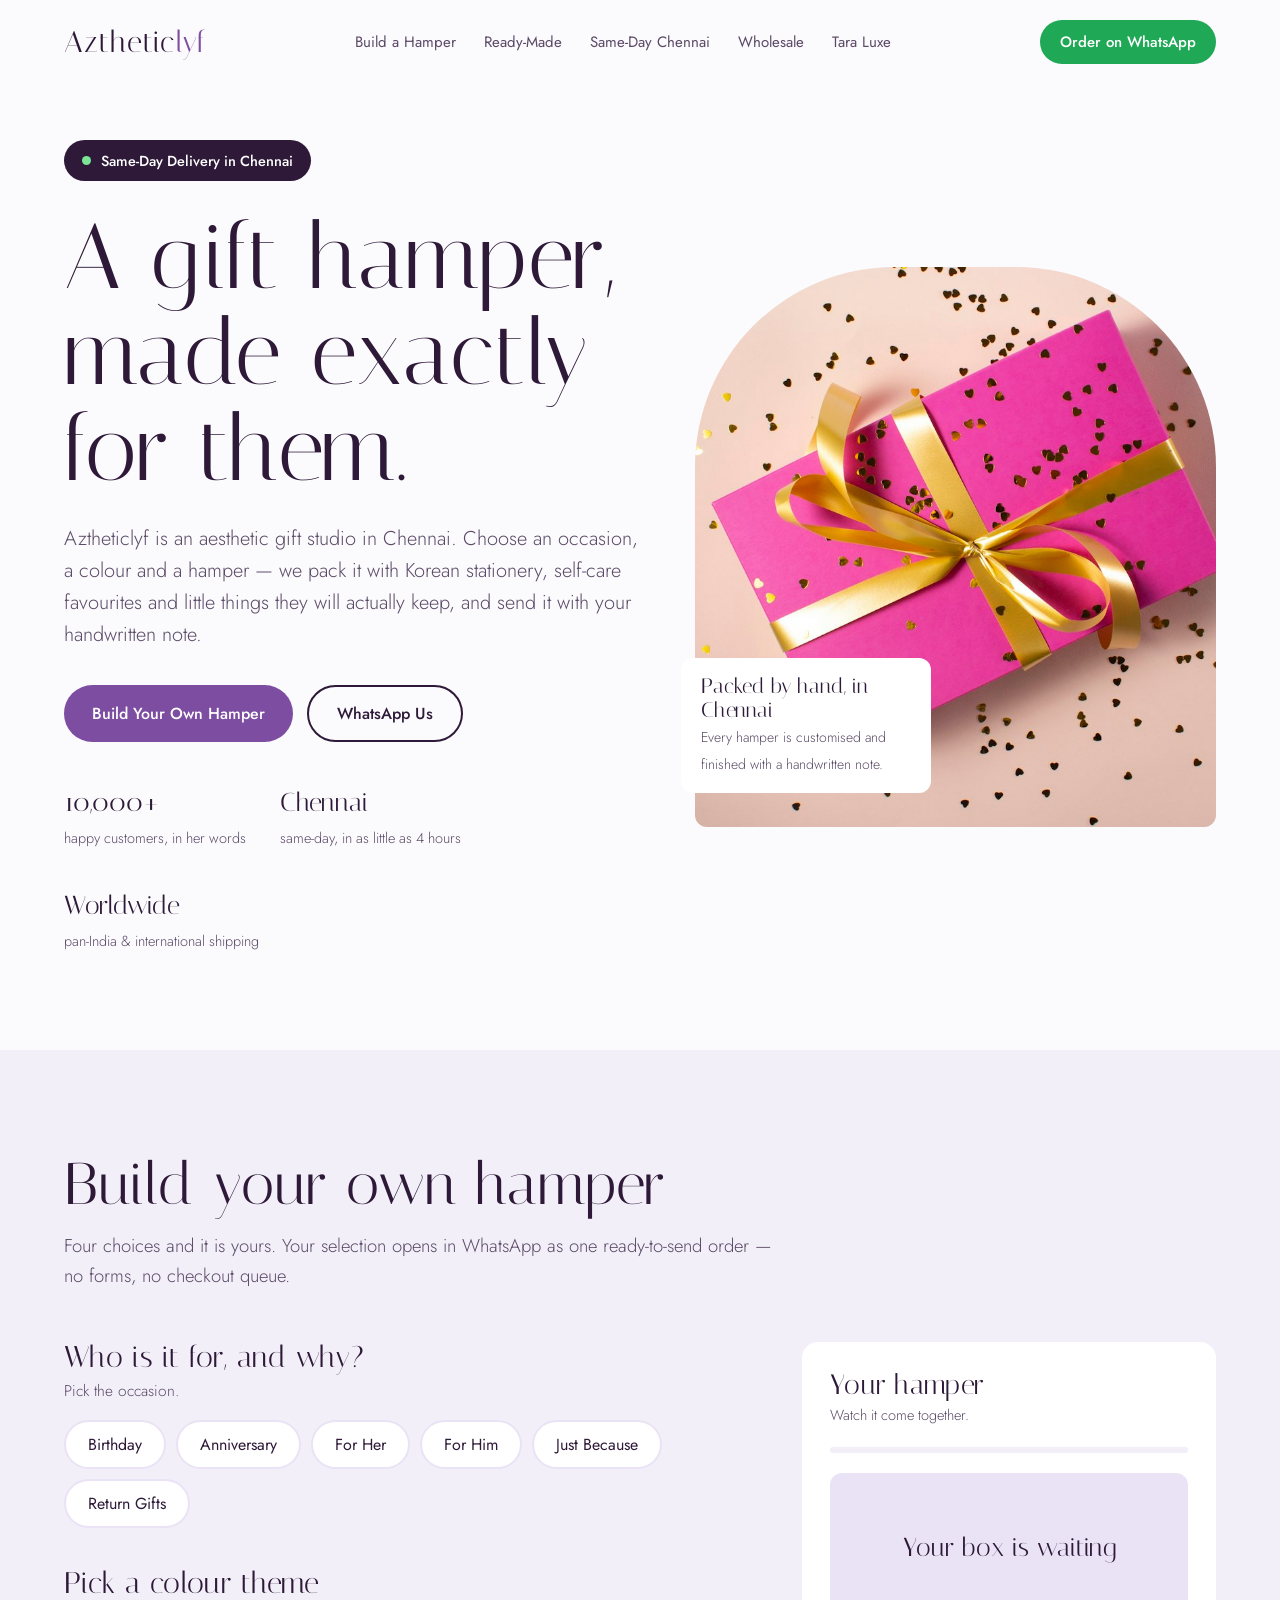
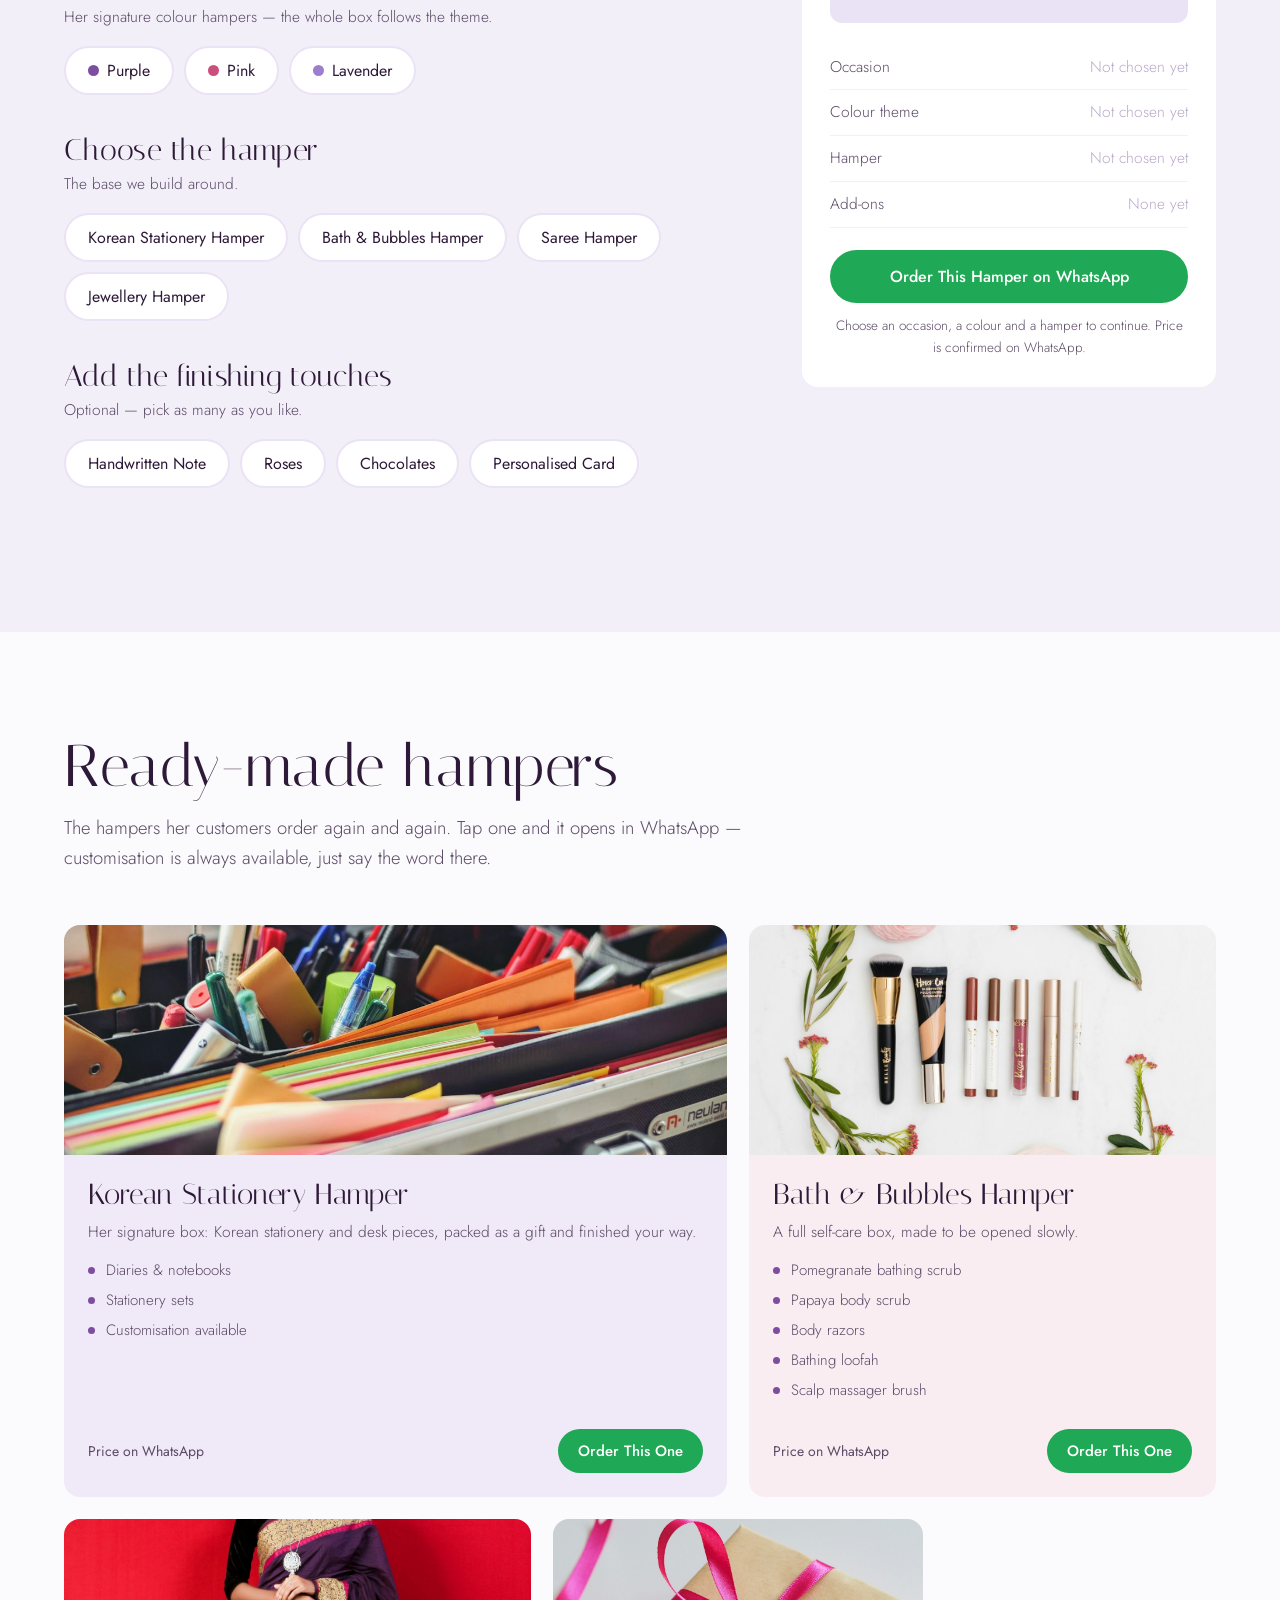
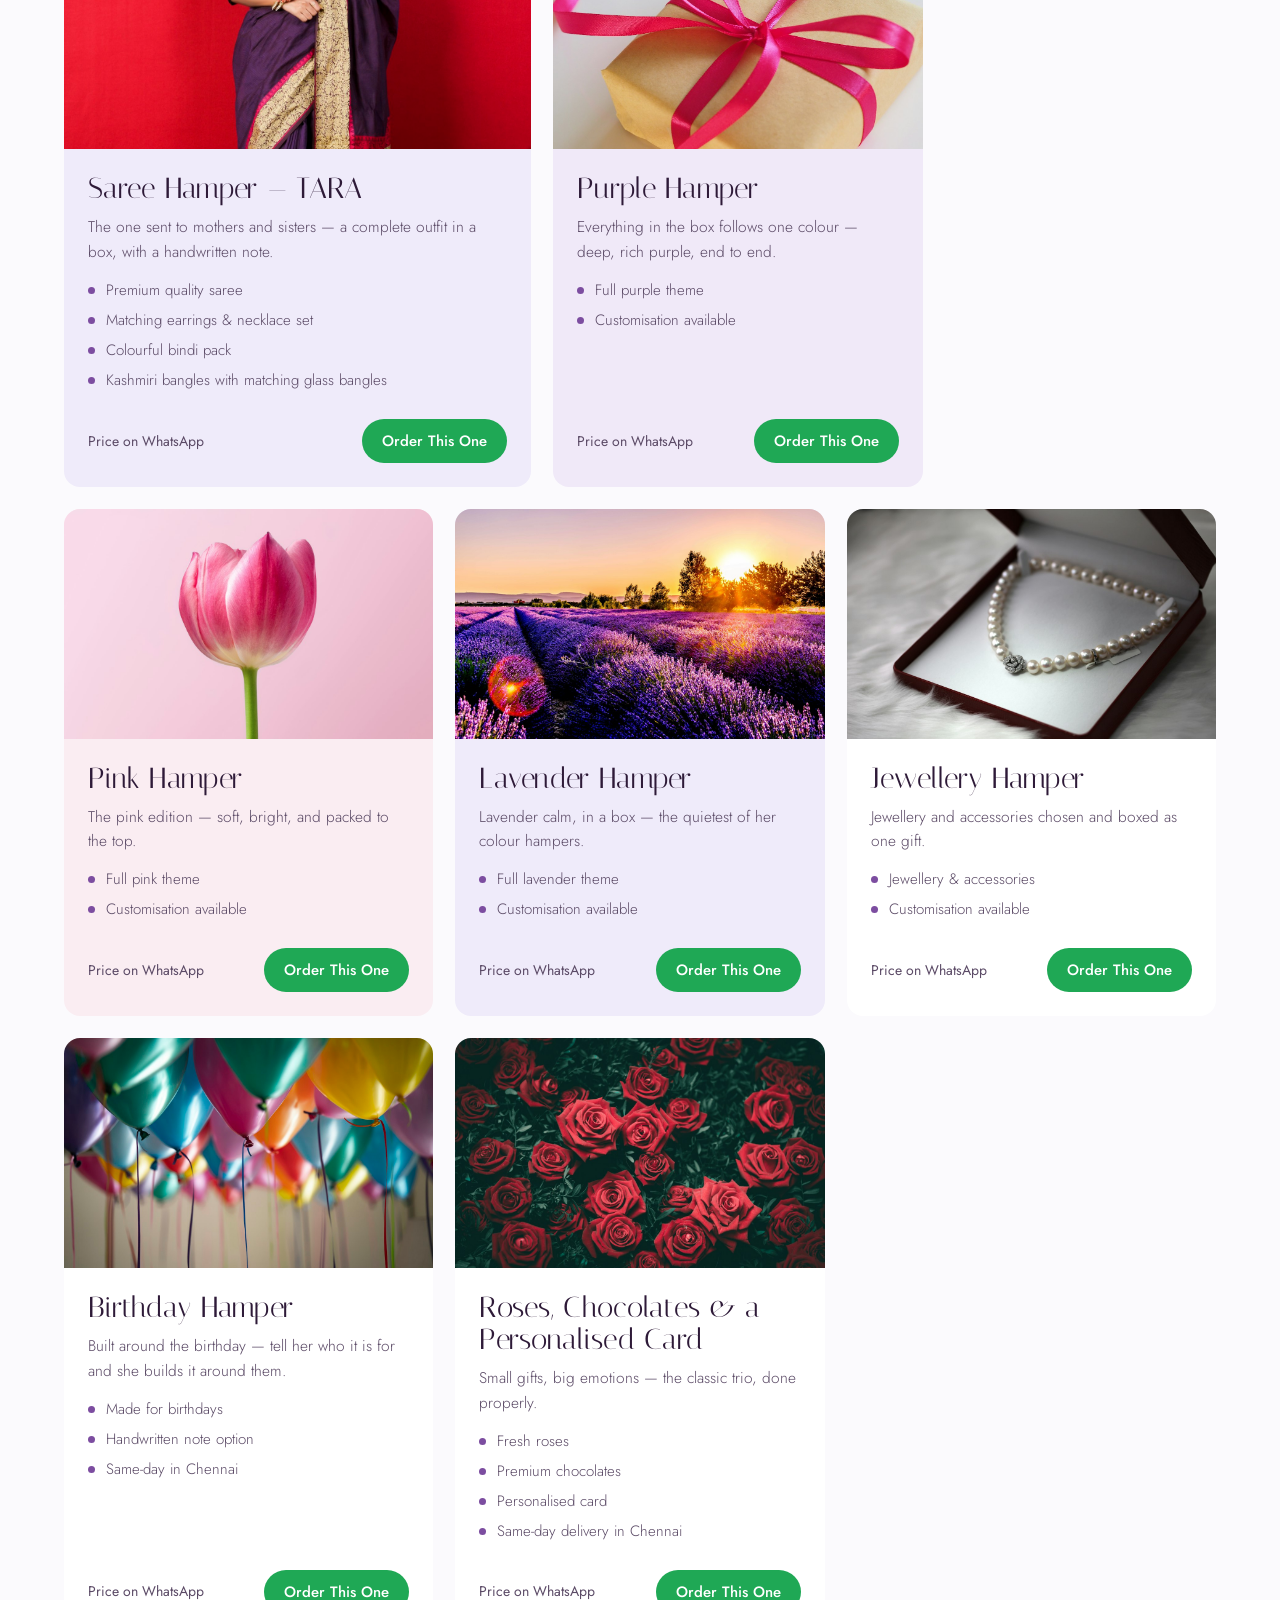
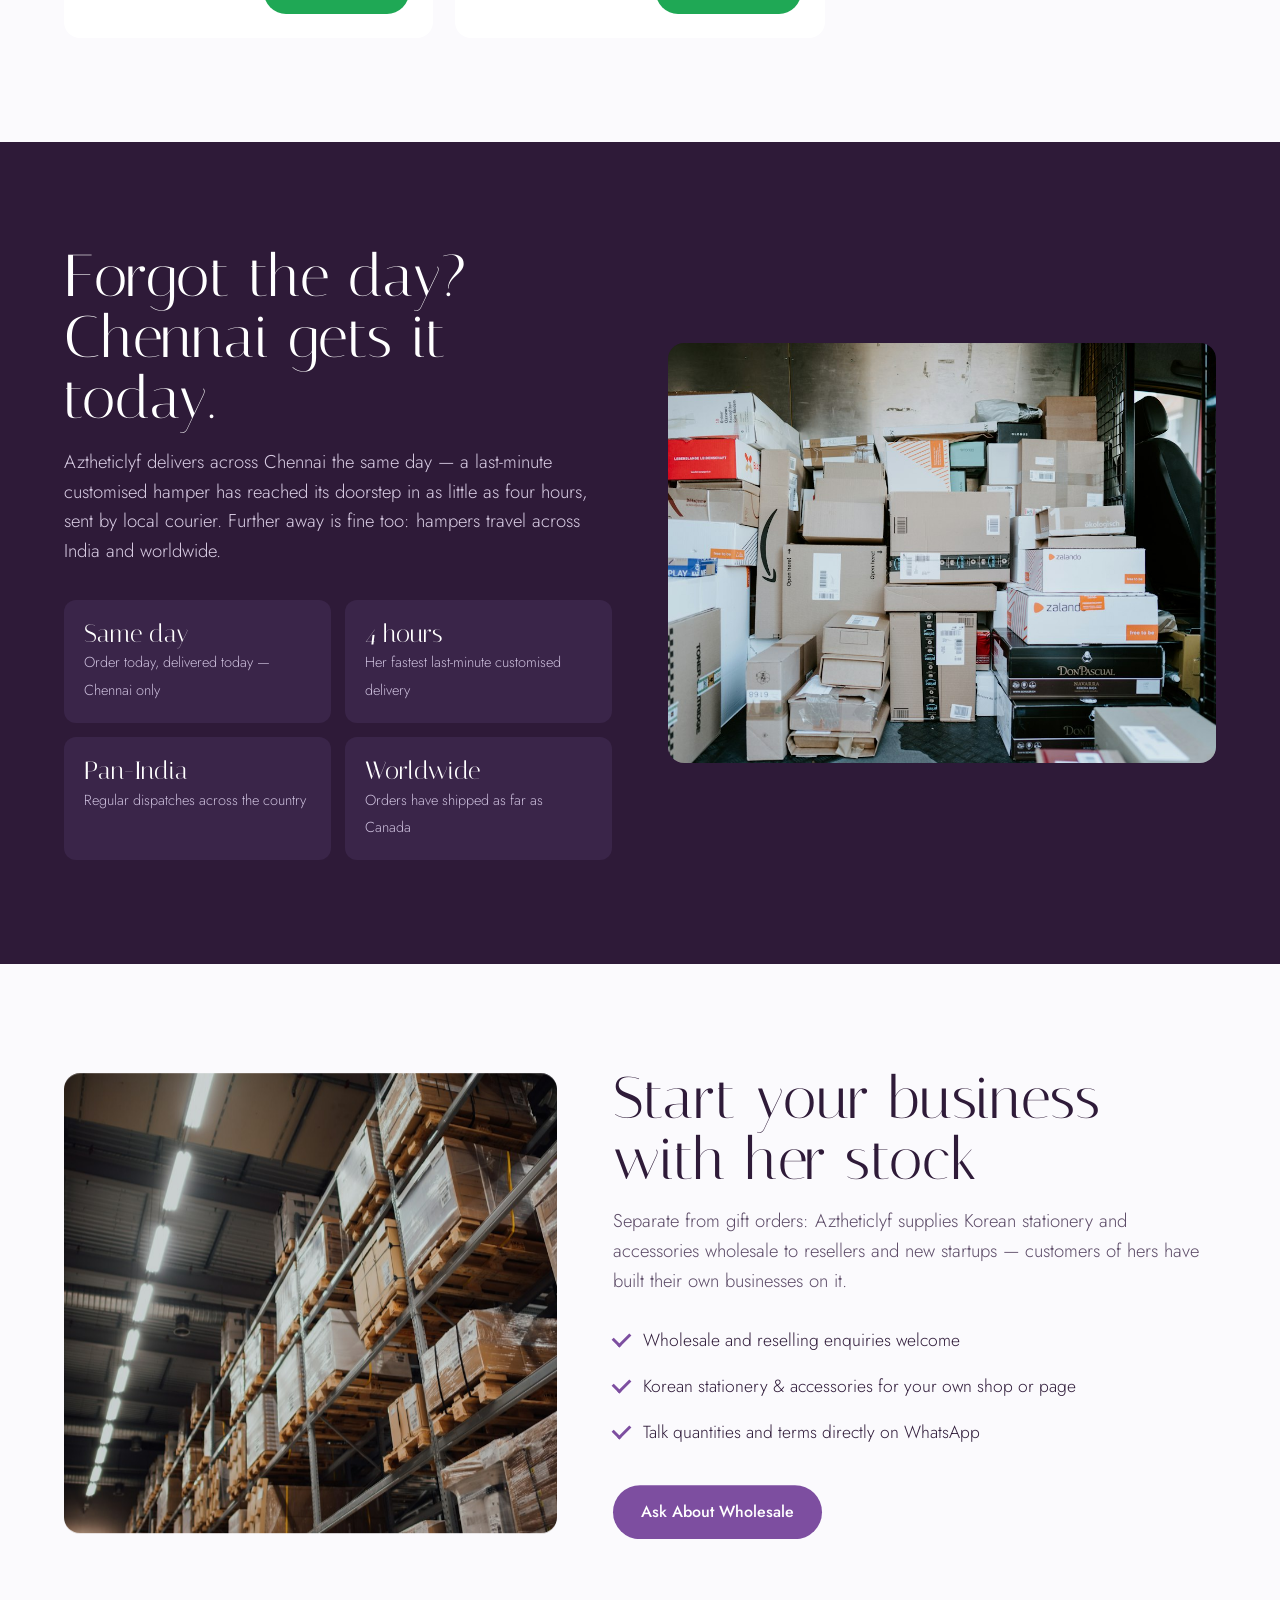
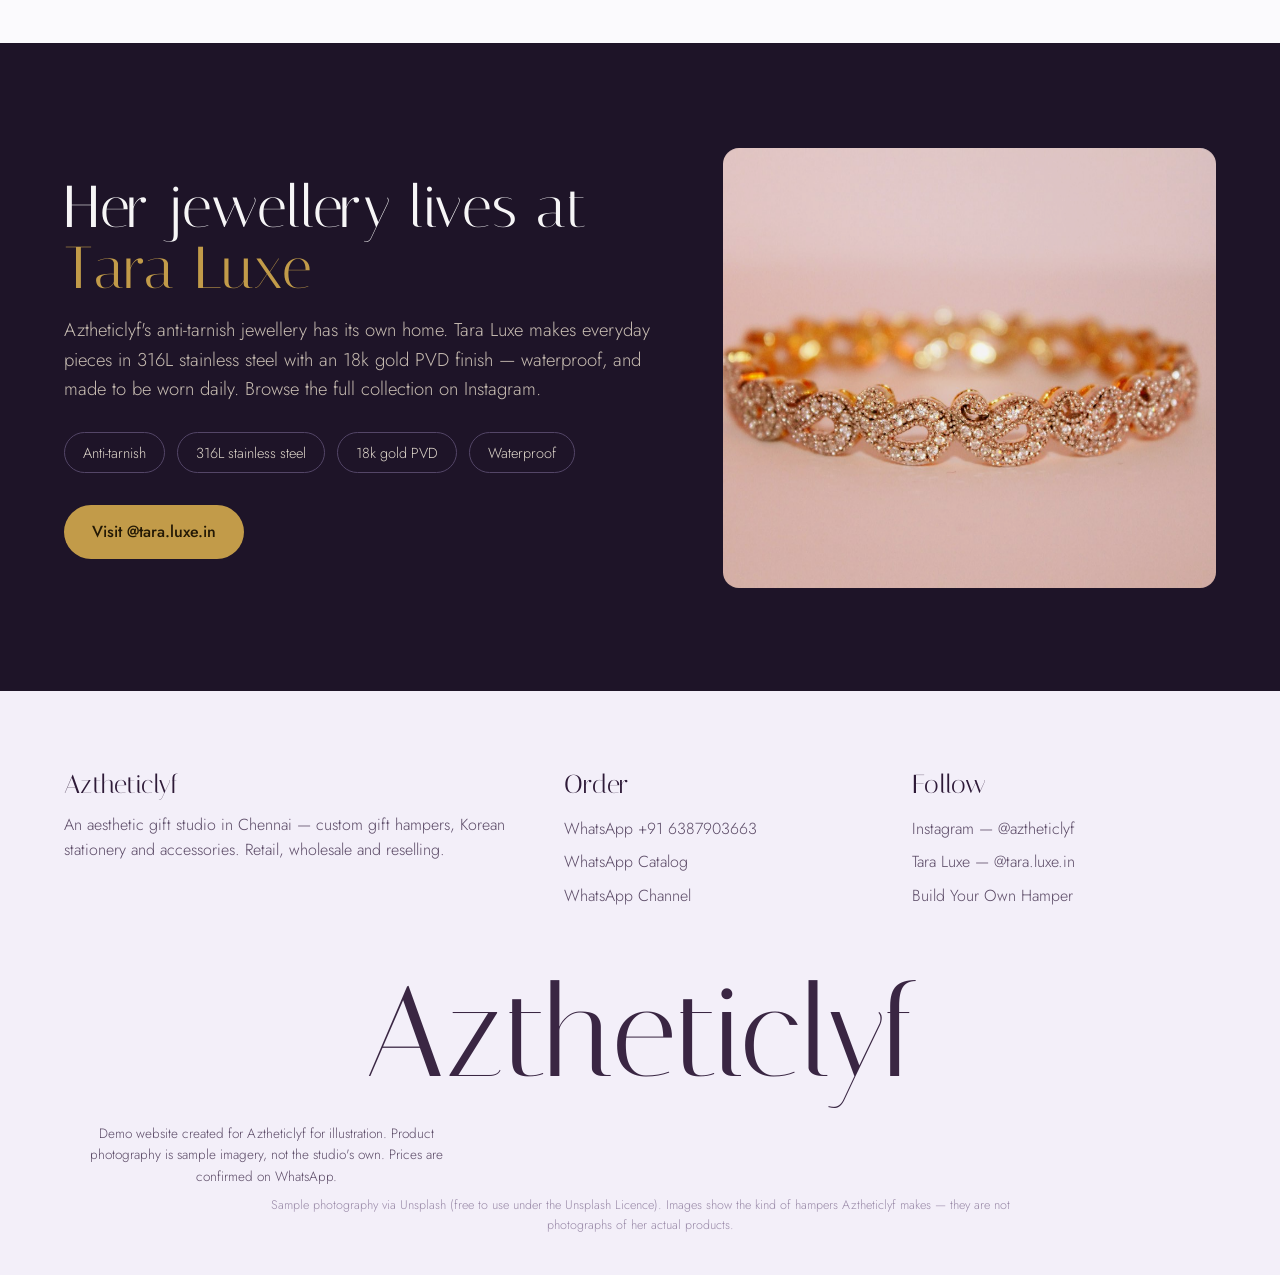
<file: index.html>
<!DOCTYPE html>
<html lang="en">
<head>
<meta charset="UTF-8">
<meta name="viewport" content="width=device-width, initial-scale=1.0">
<title>Aztheticlyf — Aesthetic Gift Studio, Chennai | Custom Gift Hampers</title>
<meta name="description" content="Aztheticlyf is an aesthetic gift studio in Chennai. Custom gift hampers, Korean stationery hampers, Bath & Bubbles and Saree hampers — ordered on WhatsApp, with same-day delivery in Chennai.">
<link rel="stylesheet" href="fonts.css">
<style>
:root{
  --ground:#FBFAFD;
  --ground-2:#F3EFF9;
  --ground-3:#EAE3F5;
  --ink:#2E1A38;
  --ink-soft:#5B4A66;
  --accent:#7C4DA0;
  --accent-deep:#5E3580;
  --purple:#7C4DA0;
  --pink:#C94F7C;
  --lavender:#9B7ED0;
  --gold:#C9A24B;
  --dark:#1E1428;
  --radius:999px;
  --max:1200px;
}
*{margin:0;padding:0;box-sizing:border-box}
html{scroll-behavior:smooth}
html.lenis,html.lenis body{height:auto}
.lenis.lenis-smooth{scroll-behavior:auto!important}
body{font-family:'Jost',sans-serif;background:var(--ground);color:var(--ink);font-size:17px;line-height:1.6;font-weight:300;-webkit-font-smoothing:antialiased}
img{display:block;max-width:100%}
a{color:inherit}
h1,h2,h3,.display{font-family:'Italiana',serif;font-weight:400;line-height:1.04;letter-spacing:.01em}
.wrap{max-width:var(--max);margin:0 auto;padding:0 24px}
:focus-visible{outline:3px solid var(--accent);outline-offset:3px;border-radius:4px}
::selection{background:var(--accent);color:#fff}

/* Header */
header{position:sticky;top:0;z-index:50;background:var(--ground)}
.header-in{display:flex;align-items:center;justify-content:space-between;gap:16px;padding-top:18px;padding-bottom:18px}
.wordmark{font-family:'Italiana',serif;font-size:30px;text-decoration:none;letter-spacing:.04em}
.wordmark span{color:var(--accent)}
nav.main{display:flex;gap:28px}
nav.main a{text-decoration:none;font-size:15px;font-weight:400;color:var(--ink-soft)}
nav.main a:hover{color:var(--ink)}
.btn{display:inline-flex;align-items:center;gap:10px;background:var(--accent);color:#fff;text-decoration:none;border:none;cursor:pointer;font-family:'Jost',sans-serif;font-size:16px;font-weight:500;padding:14px 28px;border-radius:var(--radius);transition:background .25s,transform .15s}
.btn:hover{background:var(--accent-deep)}
.btn:active{transform:scale(.97)}
.btn.wa{background:#1FA855}
.btn.wa:hover{background:#178A44}
.btn.ghost{background:transparent;color:var(--ink);border:2px solid var(--ink)}
.btn.ghost:hover{background:var(--ink);color:#fff}
.btn.small{padding:10px 20px;font-size:15px}
.btn[disabled]{opacity:.45;cursor:not-allowed;transform:none}

/* Hero */
.hero{padding:56px 0 96px;background:var(--ground)}
.hero-grid{display:grid;grid-template-columns:1.05fr .95fr;gap:56px;align-items:center}
.hero h1{font-size:clamp(52px,7.2vw,96px)}
.hero h1 em{font-style:normal;color:var(--accent)}
.hero .lede{font-size:20px;color:var(--ink-soft);max-width:34em;margin:26px 0 34px;font-weight:300}
.hero-ctas{display:flex;gap:14px;flex-wrap:wrap}
.sameday{display:inline-flex;align-items:center;gap:10px;background:var(--ink);color:#fff;border-radius:var(--radius);padding:9px 18px;font-size:14.5px;font-weight:500;margin-bottom:28px}
.sameday i{width:9px;height:9px;border-radius:50%;background:#7BE495;display:inline-block}
.hero-meta{display:flex;gap:34px;margin-top:40px;flex-wrap:wrap}
.hero-meta div strong{display:block;font-family:'Italiana',serif;font-size:26px;font-weight:400}
.hero-meta div span{font-size:14.5px;color:var(--ink-soft)}
.hero-img{position:relative}
.hero-img img{width:100%;height:560px;object-fit:cover;border-radius:200px 200px 12px 12px}
.hero-tag{position:absolute;left:-14px;bottom:34px;background:#fff;padding:16px 20px;border-radius:12px;max-width:250px}
.hero-tag strong{font-family:'Italiana',serif;font-weight:400;font-size:21px;display:block;line-height:1.15}
.hero-tag span{font-size:14px;color:var(--ink-soft)}

/* Section base */
section{padding:104px 0}
.sec-head{max-width:720px;margin-bottom:52px}
.sec-head h2{font-size:clamp(40px,4.6vw,62px);margin-bottom:16px}
.sec-head p{font-size:18.5px;color:var(--ink-soft)}

/* Builder */
.builder-sec{background:var(--ground-2)}
.builder-grid{display:grid;grid-template-columns:1.25fr .75fr;gap:48px;align-items:start}
.step-block{margin-bottom:40px}
.step-block h3{font-size:30px;margin-bottom:6px}
.step-block p.hint{color:var(--ink-soft);font-size:15.5px;margin-bottom:16px}
.chips{display:flex;flex-wrap:wrap;gap:10px}
.chip{font-family:'Jost',sans-serif;font-size:16px;font-weight:400;background:#fff;color:var(--ink);border:2px solid var(--ground-3);border-radius:var(--radius);padding:11px 22px;cursor:pointer;transition:border-color .2s,background .2s,transform .12s}
.chip:hover{border-color:var(--accent)}
.chip:active{transform:scale(.96)}
.chip[aria-pressed="true"]{background:var(--ink);border-color:var(--ink);color:#fff}
.chip.theme-purple[aria-pressed="true"]{background:var(--purple);border-color:var(--purple)}
.chip.theme-pink[aria-pressed="true"]{background:var(--pink);border-color:var(--pink)}
.chip.theme-lavender[aria-pressed="true"]{background:var(--lavender);border-color:var(--lavender)}
.chip .dot{display:inline-block;width:11px;height:11px;border-radius:50%;margin-right:8px;vertical-align:baseline}
.summary{position:sticky;top:96px;background:#fff;border-radius:16px;padding:28px}
.summary h3{font-size:28px;margin-bottom:4px}
.summary .sub{font-size:14.5px;color:var(--ink-soft);margin-bottom:20px}
.box-visual{height:150px;border-radius:12px;background:var(--ground-3);position:relative;overflow:hidden;margin-bottom:22px;transition:background .5s}
.box-visual .ribbon{position:absolute;inset:0;display:flex;align-items:center;justify-content:center;font-family:'Italiana',serif;font-size:26px;color:#fff;text-align:center;padding:0 20px;line-height:1.2}
.box-visual .fill{position:absolute;left:0;right:0;bottom:0;height:0%;transition:height .6s cubic-bezier(.22,1,.36,1)}
.sum-row{display:flex;justify-content:space-between;gap:14px;padding:10px 0;border-bottom:1px solid var(--ground-2);font-size:15.5px}
.sum-row dt{color:var(--ink-soft)}
.sum-row dd{font-weight:500;text-align:right}
.sum-row dd.empty{color:#B9A8C9;font-weight:300}
.summary .btn{width:100%;justify-content:center;margin-top:22px}
.summary .note{font-size:13.5px;color:var(--ink-soft);text-align:center;margin-top:12px}
.progress-line{height:6px;background:var(--ground-2);border-radius:99px;overflow:hidden;margin-bottom:20px}
.progress-line i{display:block;height:100%;width:0;background:var(--accent);transition:width .5s cubic-bezier(.22,1,.36,1)}

/* Catalogue */
.cards{display:grid;grid-template-columns:repeat(12,1fr);gap:22px}
.card{background:#fff;border-radius:16px;overflow:hidden;display:flex;flex-direction:column}
.card img{width:100%;height:230px;object-fit:cover}
.card .body{padding:24px;display:flex;flex-direction:column;gap:10px;flex:1}
.card h3{font-size:29px;line-height:1.1}
.card p{color:var(--ink-soft);font-size:15.5px}
.card ul{list-style:none;font-size:15px;color:var(--ink-soft)}
.card ul li{padding:3px 0 3px 18px;position:relative}
.card ul li::before{content:"";position:absolute;left:0;top:12px;width:7px;height:7px;border-radius:50%;background:var(--accent)}
.card .foot{margin-top:auto;padding-top:14px;display:flex;align-items:center;justify-content:space-between;gap:12px}
.price-note{font-size:14px;color:var(--ink-soft);font-weight:400}
.card.c-7{grid-column:span 7}.card.c-5{grid-column:span 5}
.card.c-4{grid-column:span 4}.card.c-8{grid-column:span 8}
.card.tint-purple{background:#F0E9F8}.card.tint-pink{background:#FAEDF2}.card.tint-lav{background:#EFEBFA}
.card.tint-purple .body,.card.tint-pink .body,.card.tint-lav .body{background:transparent}

/* Same day */
.sameday-sec{background:var(--ink);color:#fff}
.sameday-grid{display:grid;grid-template-columns:1fr 1fr;gap:56px;align-items:center}
.sameday-sec h2{font-size:clamp(40px,4.6vw,62px);margin-bottom:18px}
.sameday-sec p{color:#D9CDE4;font-size:18.5px;max-width:32em}
.sameday-sec img{width:100%;height:420px;object-fit:cover;border-radius:16px}
.facts{display:grid;grid-template-columns:1fr 1fr;gap:14px;margin-top:34px}
.fact{background:#3A2549;padding:20px;border-radius:12px}
.fact strong{font-family:'Italiana',serif;font-size:25px;font-weight:400;display:block;line-height:1.15}
.fact span{font-size:14.5px;color:#CBBEDB}

/* Wholesale */
.wholesale-grid{display:grid;grid-template-columns:.9fr 1.1fr;gap:56px;align-items:center}
.wholesale-grid img{width:100%;height:460px;object-fit:cover;border-radius:16px}
.checklist{list-style:none;margin:22px 0 30px}
.checklist li{padding:9px 0 9px 30px;position:relative;font-size:17.5px}
.checklist li::before{content:"";position:absolute;left:0;top:15px;width:14px;height:8px;border-left:3px solid var(--accent);border-bottom:3px solid var(--accent);transform:rotate(-45deg)}

/* Tara */
.tara-sec{background:var(--dark);color:#F3EDE2}
.tara-grid{display:grid;grid-template-columns:1.1fr .9fr;gap:56px;align-items:center}
.tara-sec h2{font-size:clamp(40px,4.6vw,60px);color:#fff}
.tara-sec h2 em{font-style:normal;color:var(--gold)}
.tara-sec p{color:#CFC4B8;font-size:18.5px;margin:16px 0 28px;max-width:32em}
.tara-specs{display:flex;gap:12px;flex-wrap:wrap;margin-bottom:32px}
.tara-specs span{border:1.5px solid #57496B;border-radius:var(--radius);padding:8px 18px;font-size:14.5px;color:#E7DFD2}
.tara-sec img{width:100%;height:440px;object-fit:cover;border-radius:16px}
.btn.gold{background:var(--gold);color:#241A05}
.btn.gold:hover{background:#B28F3A}

/* Footer */
footer{background:var(--ground-2);padding:80px 0 40px}
.foot-grid{display:grid;grid-template-columns:1.2fr .8fr .8fr;gap:44px;margin-bottom:56px}
footer h3{font-size:26px;margin-bottom:14px}
footer a{color:var(--ink-soft);text-decoration:none;display:block;padding:4px 0;font-size:16px}
footer a:hover{color:var(--ink)}
footer p{color:var(--ink-soft);font-size:16px;max-width:30em}
.foot-name{font-family:'Italiana',serif;font-size:clamp(56px,10vw,130px);line-height:1;text-align:center;color:var(--ink);opacity:.94}
.demo-note{text-align:center;font-size:13.5px;color:var(--ink-soft);margin-top:26px}
.credits{text-align:center;font-size:12.5px;color:#9A8AA8;margin-top:8px;max-width:800px;margin-left:auto;margin-right:auto}

.reveal{opacity:1}
@media (prefers-reduced-motion:no-preference){
  .js .reveal{opacity:0}
}
@media(max-width:900px){
  nav.main{display:none}
  .hero-grid,.builder-grid,.sameday-grid,.wholesale-grid,.tara-grid,.foot-grid{grid-template-columns:1fr}
  .hero{padding:32px 0 64px}
  .hero-img img{height:380px}
  .summary{position:static}
  section{padding:72px 0}
  .card.c-7,.card.c-5,.card.c-4,.card.c-8{grid-column:span 12}
  .facts{grid-template-columns:1fr 1fr}
}
@media(max-width:480px){
  body{font-size:16px}
  .wordmark{font-size:23px}
  .header-in{gap:8px}
  .header-in .btn.small{padding:9px 14px;font-size:13.5px;white-space:nowrap}
  .hero h1{font-size:54px}
  .facts{grid-template-columns:1fr}
  .hero-meta{gap:20px}
  .btn{width:100%;justify-content:center}
  .hero-ctas .btn{width:100%}
  .card .foot{flex-direction:column;align-items:stretch}
  .card .foot .btn{justify-content:center}
}
</style>
</head>
<body>
<header>
  <div class="wrap header-in">
    <a class="wordmark" href="#top">Azthetic<span>lyf</span></a>
    <nav class="main" aria-label="Main">
      <a href="#builder">Build a Hamper</a>
      <a href="#hampers">Ready-Made</a>
      <a href="#sameday">Same-Day Chennai</a>
      <a href="#wholesale">Wholesale</a>
      <a href="#tara">Tara Luxe</a>
    </nav>
    <a class="btn small wa" href="https://wa.me/916387903663?text=Hi%20Aztheticlyf!%20I%27d%20like%20to%20order%20a%20gift%20hamper." target="_blank" rel="noopener">Order on WhatsApp</a>
  </div>
</header>

<main id="top">
  <!-- HERO -->
  <div class="hero">
    <div class="wrap hero-grid">
      <div>
        <p class="sameday reveal"><i></i> Same-Day Delivery in Chennai</p>
        <h1 class="reveal">A gift hamper, made exactly for them.</h1>
        <p class="lede reveal">Aztheticlyf is an aesthetic gift studio in Chennai. Choose an occasion, a colour and a hamper — we pack it with Korean stationery, self-care favourites and little things they will actually keep, and send it with your handwritten note.</p>
        <div class="hero-ctas reveal">
          <a class="btn" href="#builder">Build Your Own Hamper</a>
          <a class="btn ghost" href="https://wa.me/916387903663?text=Hi%20Aztheticlyf!%20I%27d%20like%20to%20order%20a%20gift%20hamper." target="_blank" rel="noopener">WhatsApp Us</a>
        </div>
        <div class="hero-meta reveal">
          <div><strong>10,000+</strong><span>happy customers, in her words</span></div>
          <div><strong>Chennai</strong><span>same-day, in as little as 4 hours</span></div>
          <div><strong>Worldwide</strong><span>pan-India &amp; international shipping</span></div>
        </div>
      </div>
      <div class="hero-img reveal">
        <img id="heroImg" src="assets/hero.jpg" alt="A gift hamper being packed with stationery and small gifts" width="900" height="1120">
        <div class="hero-tag"><strong>Packed by hand, in Chennai</strong><span>Every hamper is customised and finished with a handwritten note.</span></div>
      </div>
    </div>
  </div>

  <!-- BUILDER -->
  <section class="builder-sec" id="builder">
    <div class="wrap">
      <div class="sec-head reveal">
        <h2>Build your own hamper</h2>
        <p>Four choices and it is yours. Your selection opens in WhatsApp as one ready-to-send order — no forms, no checkout queue.</p>
      </div>
      <div class="builder-grid">
        <div>
          <div class="step-block reveal">
            <h3>Who is it for, and why?</h3>
            <p class="hint">Pick the occasion.</p>
            <div class="chips" role="group" aria-label="Occasion" id="occasionChips"></div>
          </div>
          <div class="step-block reveal">
            <h3>Pick a colour theme</h3>
            <p class="hint">Her signature colour hampers — the whole box follows the theme.</p>
            <div class="chips" role="group" aria-label="Colour theme" id="themeChips"></div>
          </div>
          <div class="step-block reveal">
            <h3>Choose the hamper</h3>
            <p class="hint">The base we build around.</p>
            <div class="chips" role="group" aria-label="Hamper type" id="baseChips"></div>
          </div>
          <div class="step-block reveal">
            <h3>Add the finishing touches</h3>
            <p class="hint">Optional — pick as many as you like.</p>
            <div class="chips" role="group" aria-label="Add-ons" id="addonChips"></div>
          </div>
        </div>
        <aside class="summary reveal" aria-live="polite" aria-label="Your hamper summary">
          <h3>Your hamper</h3>
          <p class="sub">Watch it come together.</p>
          <div class="progress-line" aria-hidden="true"><i id="progressFill"></i></div>
          <div class="box-visual" id="boxVisual">
            <div class="fill" id="boxFill"></div>
            <div class="ribbon" id="boxLabel">Your box is waiting</div>
          </div>
          <dl>
            <div class="sum-row"><dt>Occasion</dt><dd id="sumOccasion" class="empty">Not chosen yet</dd></div>
            <div class="sum-row"><dt>Colour theme</dt><dd id="sumTheme" class="empty">Not chosen yet</dd></div>
            <div class="sum-row"><dt>Hamper</dt><dd id="sumBase" class="empty">Not chosen yet</dd></div>
            <div class="sum-row"><dt>Add-ons</dt><dd id="sumAddons" class="empty">None yet</dd></div>
          </dl>
          <a class="btn wa" id="orderBtn" href="#" target="_blank" rel="noopener" aria-disabled="true">Order This Hamper on WhatsApp</a>
          <p class="note" id="orderNote">Choose an occasion, a colour and a hamper to continue. Price is confirmed on WhatsApp.</p>
        </aside>
      </div>
    </div>
  </section>

  <!-- READY-MADE -->
  <section id="hampers">
    <div class="wrap">
      <div class="sec-head reveal">
        <h2>Ready-made hampers</h2>
        <p>The hampers her customers order again and again. Tap one and it opens in WhatsApp — customisation is always available, just say the word there.</p>
      </div>
      <div class="cards" id="cards"></div>
    </div>
  </section>

  <!-- SAME DAY -->
  <section class="sameday-sec" id="sameday">
    <div class="wrap sameday-grid">
      <div class="reveal">
        <h2>Forgot the day? Chennai gets it today.</h2>
        <p>Aztheticlyf delivers across Chennai the same day — a last-minute customised hamper has reached its doorstep in as little as four hours, sent by local courier. Further away is fine too: hampers travel across India and worldwide.</p>
        <div class="facts">
          <div class="fact"><strong>Same day</strong><span>Order today, delivered today — Chennai only</span></div>
          <div class="fact"><strong>4 hours</strong><span>Her fastest last-minute customised delivery</span></div>
          <div class="fact"><strong>Pan-India</strong><span>Regular dispatches across the country</span></div>
          <div class="fact"><strong>Worldwide</strong><span>Orders have shipped as far as Canada</span></div>
        </div>
      </div>
      <img class="reveal" id="samedayImg" src="assets/delivery.jpg" alt="A packed gift parcel ready for same-day delivery" width="900" height="760" loading="lazy">
    </div>
  </section>

  <!-- WHOLESALE -->
  <section id="wholesale">
    <div class="wrap wholesale-grid">
      <img class="reveal" id="wholesaleImg" src="assets/wholesale.jpg" alt="Boxes of Korean stationery and accessories packed for a wholesale order" width="900" height="1020" loading="lazy">
      <div class="reveal">
        <div class="sec-head" style="margin-bottom:0">
          <h2>Start your business with her stock</h2>
          <p>Separate from gift orders: Aztheticlyf supplies Korean stationery and accessories wholesale to resellers and new startups — customers of hers have built their own businesses on it.</p>
        </div>
        <ul class="checklist">
          <li>Wholesale and reselling enquiries welcome</li>
          <li>Korean stationery &amp; accessories for your own shop or page</li>
          <li>Talk quantities and terms directly on WhatsApp</li>
        </ul>
        <a class="btn" href="https://wa.me/916387903663?text=Hi%20Aztheticlyf!%20I%27m%20interested%20in%20WHOLESALE%20%2F%20reselling%20your%20Korean%20stationery%20and%20accessories.%20Please%20share%20the%20details." target="_blank" rel="noopener">Ask About Wholesale</a>
      </div>
    </div>
  </section>

  <!-- TARA LUXE -->
  <section class="tara-sec" id="tara">
    <div class="wrap tara-grid">
      <div class="reveal">
        <h2>Her jewellery lives at <em>Tara Luxe</em></h2>
        <p>Aztheticlyf's anti-tarnish jewellery has its own home. Tara Luxe makes everyday pieces in 316L stainless steel with an 18k gold PVD finish — waterproof, and made to be worn daily. Browse the full collection on Instagram.</p>
        <div class="tara-specs">
          <span>Anti-tarnish</span><span>316L stainless steel</span><span>18k gold PVD</span><span>Waterproof</span>
        </div>
        <a class="btn gold" href="https://www.instagram.com/tara.luxe.in" target="_blank" rel="noopener">Visit @tara.luxe.in</a>
      </div>
      <img class="reveal" id="taraImg" src="assets/tara.jpg" alt="Gold-toned anti-tarnish jewellery from Tara Luxe" width="900" height="980" loading="lazy">
    </div>
  </section>
</main>

<footer>
  <div class="wrap">
    <div class="foot-grid">
      <div>
        <h3>Aztheticlyf</h3>
        <p>An aesthetic gift studio in Chennai — custom gift hampers, Korean stationery and accessories. Retail, wholesale and reselling.</p>
      </div>
      <div>
        <h3>Order</h3>
        <a href="https://wa.me/916387903663" target="_blank" rel="noopener">WhatsApp +91 6387903663</a>
        <a href="https://wa.me/916387903663" target="_blank" rel="noopener">WhatsApp Catalog</a>
        <a href="https://whatsapp.com/channel/0029VbCXET9IXnlwzl1VD32G" target="_blank" rel="noopener">WhatsApp Channel</a>
      </div>
      <div>
        <h3>Follow</h3>
        <a href="https://www.instagram.com/aztheticlyf" target="_blank" rel="noopener">Instagram — @aztheticlyf</a>
        <a href="https://www.instagram.com/tara.luxe.in" target="_blank" rel="noopener">Tara Luxe — @tara.luxe.in</a>
        <a href="#builder">Build Your Own Hamper</a>
      </div>
    </div>
    <p class="foot-name">Aztheticlyf</p>
    <p class="demo-note">Demo website created for Aztheticlyf for illustration. Product photography is sample imagery, not the studio's own. Prices are confirmed on WhatsApp.</p>
    <p class="credits" id="credits">Sample photography via Unsplash (free to use under the Unsplash Licence). Images show the kind of hampers Aztheticlyf makes — they are not photographs of her actual products.</p>
  </div>
</footer>

<script src="assets/gsap.min.js"></script>
<script src="assets/ScrollTrigger.min.js"></script>
<script src="assets/lenis.min.js"></script>
<script>
(function(){
  "use strict";
  document.documentElement.classList.add('js');
  var WA = "https://wa.me/916387903663";

  /* ---------- Builder ---------- */
  var OCCASIONS = ["Birthday","Anniversary","For Her","For Him","Just Because","Return Gifts"];
  var THEMES = [
    {name:"Purple", hex:"#7C4DA0"},
    {name:"Pink", hex:"#C94F7C"},
    {name:"Lavender", hex:"#9B7ED0"}
  ];
  var BASES = ["Korean Stationery Hamper","Bath & Bubbles Hamper","Saree Hamper","Jewellery Hamper"];
  var ADDONS = ["Handwritten Note","Roses","Chocolates","Personalised Card"];

  var state = { occasion:null, theme:null, base:null, addons:new Set() };

  function chipGroup(el, items, render){
    items.forEach(function(item){ render(el, item); });
  }
  function makeChip(label, group, isTheme, hex){
    var b = document.createElement('button');
    b.type = 'button'; b.className = 'chip' + (isTheme ? ' theme-' + label.toLowerCase() : '');
    b.setAttribute('aria-pressed','false');
    if(isTheme){ b.innerHTML = '<span class="dot" style="background:'+hex+'"></span>' + label; }
    else { b.textContent = label; }
    b.addEventListener('click', function(){
      if(group === 'addons'){
        var on = b.getAttribute('aria-pressed') === 'true';
        b.setAttribute('aria-pressed', on ? 'false' : 'true');
        if(on) state.addons.delete(label); else state.addons.add(label);
      } else {
        var siblings = b.parentElement.querySelectorAll('.chip');
        siblings.forEach(function(s){ s.setAttribute('aria-pressed','false'); });
        b.setAttribute('aria-pressed','true');
        state[group] = label;
      }
      updateSummary();
    });
    return b;
  }
  chipGroup(document.getElementById('occasionChips'), OCCASIONS, function(el,i){ el.appendChild(makeChip(i,'occasion')); });
  chipGroup(document.getElementById('themeChips'), THEMES, function(el,t){ el.appendChild(makeChip(t.name,'theme',true,t.hex)); });
  chipGroup(document.getElementById('baseChips'), BASES, function(el,i){ el.appendChild(makeChip(i,'base')); });
  chipGroup(document.getElementById('addonChips'), ADDONS, function(el,i){ el.appendChild(makeChip(i,'addons')); });

  function setRow(id, val){
    var el = document.getElementById(id);
    el.textContent = val || el.dataset.empty;
    el.classList.toggle('empty', !val);
  }
  ['sumOccasion','sumTheme','sumBase','sumAddons'].forEach(function(id){
    var el=document.getElementById(id); el.dataset.empty = el.textContent;
  });

  function updateSummary(){
    setRow('sumOccasion', state.occasion);
    setRow('sumTheme', state.theme);
    setRow('sumBase', state.base);
    setRow('sumAddons', state.addons.size ? Array.from(state.addons).join(', ') : null);

    var steps = (state.occasion?1:0) + (state.theme?1:0) + (state.base?1:0);
    document.getElementById('progressFill').style.width = (steps/3*100) + '%';
    var fill = document.getElementById('boxFill');
    var themeObj = THEMES.find(function(t){ return t.name === state.theme; });
    fill.style.height = (steps/3*100) + '%';
    fill.style.background = themeObj ? themeObj.hex : 'transparent';
    var label = document.getElementById('boxLabel');
    if(steps === 3){
      label.textContent = state.base.replace(' Hamper','') + ' · ' + state.theme;
      document.getElementById('boxVisual').style.background = '#fff';
    } else if(steps > 0){
      label.textContent = 'Building your box…';
      label.style.color = 'var(--ink)';
    } else {
      label.textContent = 'Your box is waiting';
      label.style.color = 'var(--ink)';
    }
    if(steps === 3) label.style.color = '#fff';

    var btn = document.getElementById('orderBtn');
    var note = document.getElementById('orderNote');
    if(steps === 3){
      var lines = [
        "Hi Aztheticlyf! I'd like to build my own hamper.",
        "Occasion: " + state.occasion,
        "Colour theme: " + state.theme,
        "Hamper: " + state.base,
        "Add-ons: " + (state.addons.size ? Array.from(state.addons).join(', ') : 'None'),
        "Please share the price and details."
      ];
      btn.href = WA + "?text=" + encodeURIComponent(lines.join("\n"));
      btn.removeAttribute('aria-disabled');
      btn.removeAttribute('disabled');
      note.textContent = "Ready — this opens WhatsApp with your full selection written out.";
    } else {
      btn.href = "#builder";
      btn.setAttribute('aria-disabled','true');
      note.textContent = "Choose an occasion, a colour and a hamper to continue. Price is confirmed on WhatsApp.";
    }
  }
  document.getElementById('orderBtn').addEventListener('click', function(e){
    if(state.occasion && state.theme && state.base) return;
    e.preventDefault();
    document.getElementById('builder').scrollIntoView({behavior:'smooth'});
  });
  updateSummary();

  /* ---------- Ready-made cards ---------- */
  var CARDS = [
    { name:"Korean Stationery Hamper", span:"c-7", tint:"tint-purple", img:"assets/card-stationery.jpg",
      alt:"A hamper of Korean stationery — diaries, notebooks and desk pieces",
      desc:"Her signature box: Korean stationery and desk pieces, packed as a gift and finished your way.",
      items:["Diaries & notebooks","Stationery sets","Customisation available"] },
    { name:"Bath & Bubbles Hamper", span:"c-5", tint:"tint-pink", img:"assets/card-bath.jpg",
      alt:"A self-care hamper with body scrubs and bath pieces",
      desc:"A full self-care box, made to be opened slowly.",
      items:["Pomegranate bathing scrub","Papaya body scrub","Body razors","Bathing loofah","Scalp massager brush"] },
    { name:"Saree Hamper — TARA", span:"c-5", tint:"tint-lav", img:"assets/card-saree.jpg",
      alt:"A saree gift hamper with a matching jewellery set and bangles",
      desc:"The one sent to mothers and sisters — a complete outfit in a box, with a handwritten note.",
      items:["Premium quality saree","Matching earrings & necklace set","Colourful bindi pack","Kashmiri bangles with matching glass bangles"] },
    { name:"Purple Hamper", span:"c-4", tint:"tint-purple", img:"assets/card-purple.jpg",
      alt:"A gift hamper in a purple colour theme",
      desc:"Everything in the box follows one colour — deep, rich purple, end to end.", items:["Full purple theme","Customisation available"] },
    { name:"Pink Hamper", span:"c-4", tint:"tint-pink", img:"assets/card-pink.jpg",
      alt:"A gift hamper in a pink colour theme",
      desc:"The pink edition — soft, bright, and packed to the top.", items:["Full pink theme","Customisation available"] },
    { name:"Lavender Hamper", span:"c-4", tint:"tint-lav", img:"assets/card-lavender.jpg",
      alt:"A gift hamper in a lavender colour theme",
      desc:"Lavender calm, in a box — the quietest of her colour hampers.", items:["Full lavender theme","Customisation available"] },
    { name:"Jewellery Hamper", span:"c-4", tint:"", img:"assets/card-jewellery.jpg",
      alt:"A hamper of jewellery and accessories",
      desc:"Jewellery and accessories chosen and boxed as one gift.", items:["Jewellery & accessories","Customisation available"] },
    { name:"Birthday Hamper", span:"c-4", tint:"", img:"assets/card-birthday.jpg",
      alt:"A birthday gift hamper",
      desc:"Built around the birthday — tell her who it is for and she builds it around them.", items:["Made for birthdays","Handwritten note option","Same-day in Chennai"] },
    { name:"Roses, Chocolates & a Personalised Card", span:"c-4", tint:"", img:"assets/card-roses.jpg",
      alt:"Roses and chocolates with a personalised card",
      desc:"Small gifts, big emotions — the classic trio, done properly.",
      items:["Fresh roses","Premium chocolates","Personalised card","Same-day delivery in Chennai"] }
  ];
  var cardsEl = document.getElementById('cards');
  CARDS.forEach(function(c){
    var msg = "Hi Aztheticlyf! I'd like to order the " + c.name + ". Please share the price and details.";
    var article = document.createElement('article');
    article.className = 'card reveal ' + c.span + ' ' + c.tint;
    article.innerHTML =
      '<img src="'+c.img+'" alt="'+c.alt+'" loading="lazy" width="900" height="620">' +
      '<div class="body"><h3>'+c.name+'</h3><p>'+c.desc+'</p>' +
      '<ul>' + c.items.map(function(i){ return '<li>'+i+'</li>'; }).join('') + '</ul>' +
      '<div class="foot"><span class="price-note">Price on WhatsApp</span>' +
      '<a class="btn small wa" target="_blank" rel="noopener" href="'+WA+'?text='+encodeURIComponent(msg)+'">Order This One</a></div></div>';
    cardsEl.appendChild(article);
  });

  /* ---------- Motion: Lenis + GSAP, reduced-motion safe ---------- */
  var reduced = window.matchMedia('(prefers-reduced-motion: reduce)').matches;
  if(!reduced && window.Lenis){
    var lenis = new Lenis({ lerp: 0.1, smoothWheel: true });
    function raf(t){ lenis.raf(t); requestAnimationFrame(raf); }
    requestAnimationFrame(raf);
    document.querySelectorAll('a[href^="#"]').forEach(function(a){
      a.addEventListener('click', function(e){
        var id = a.getAttribute('href');
        if(id.length > 1 && document.querySelector(id)){ e.preventDefault(); lenis.scrollTo(id, {offset:-70}); }
      });
    });
  }
  if(!reduced && window.gsap && window.ScrollTrigger){
    gsap.registerPlugin(ScrollTrigger);
    document.querySelectorAll('.reveal').forEach(function(el){
      gsap.fromTo(el, {y:28, opacity:0}, {
        y:0, opacity:1, duration:.9, ease:'power3.out',
        scrollTrigger:{ trigger: el, start: 'top 88%', once: true }
      });
    });
    gsap.to('#heroImg', { scale: 1.06, ease: 'none',
      scrollTrigger:{ trigger: '.hero', start:'top top', end:'bottom top', scrub: true } });
  } else {
    document.querySelectorAll('.reveal').forEach(function(el){ el.style.opacity = 1; });
  }
})();
</script>
</body>
</html>
</file>
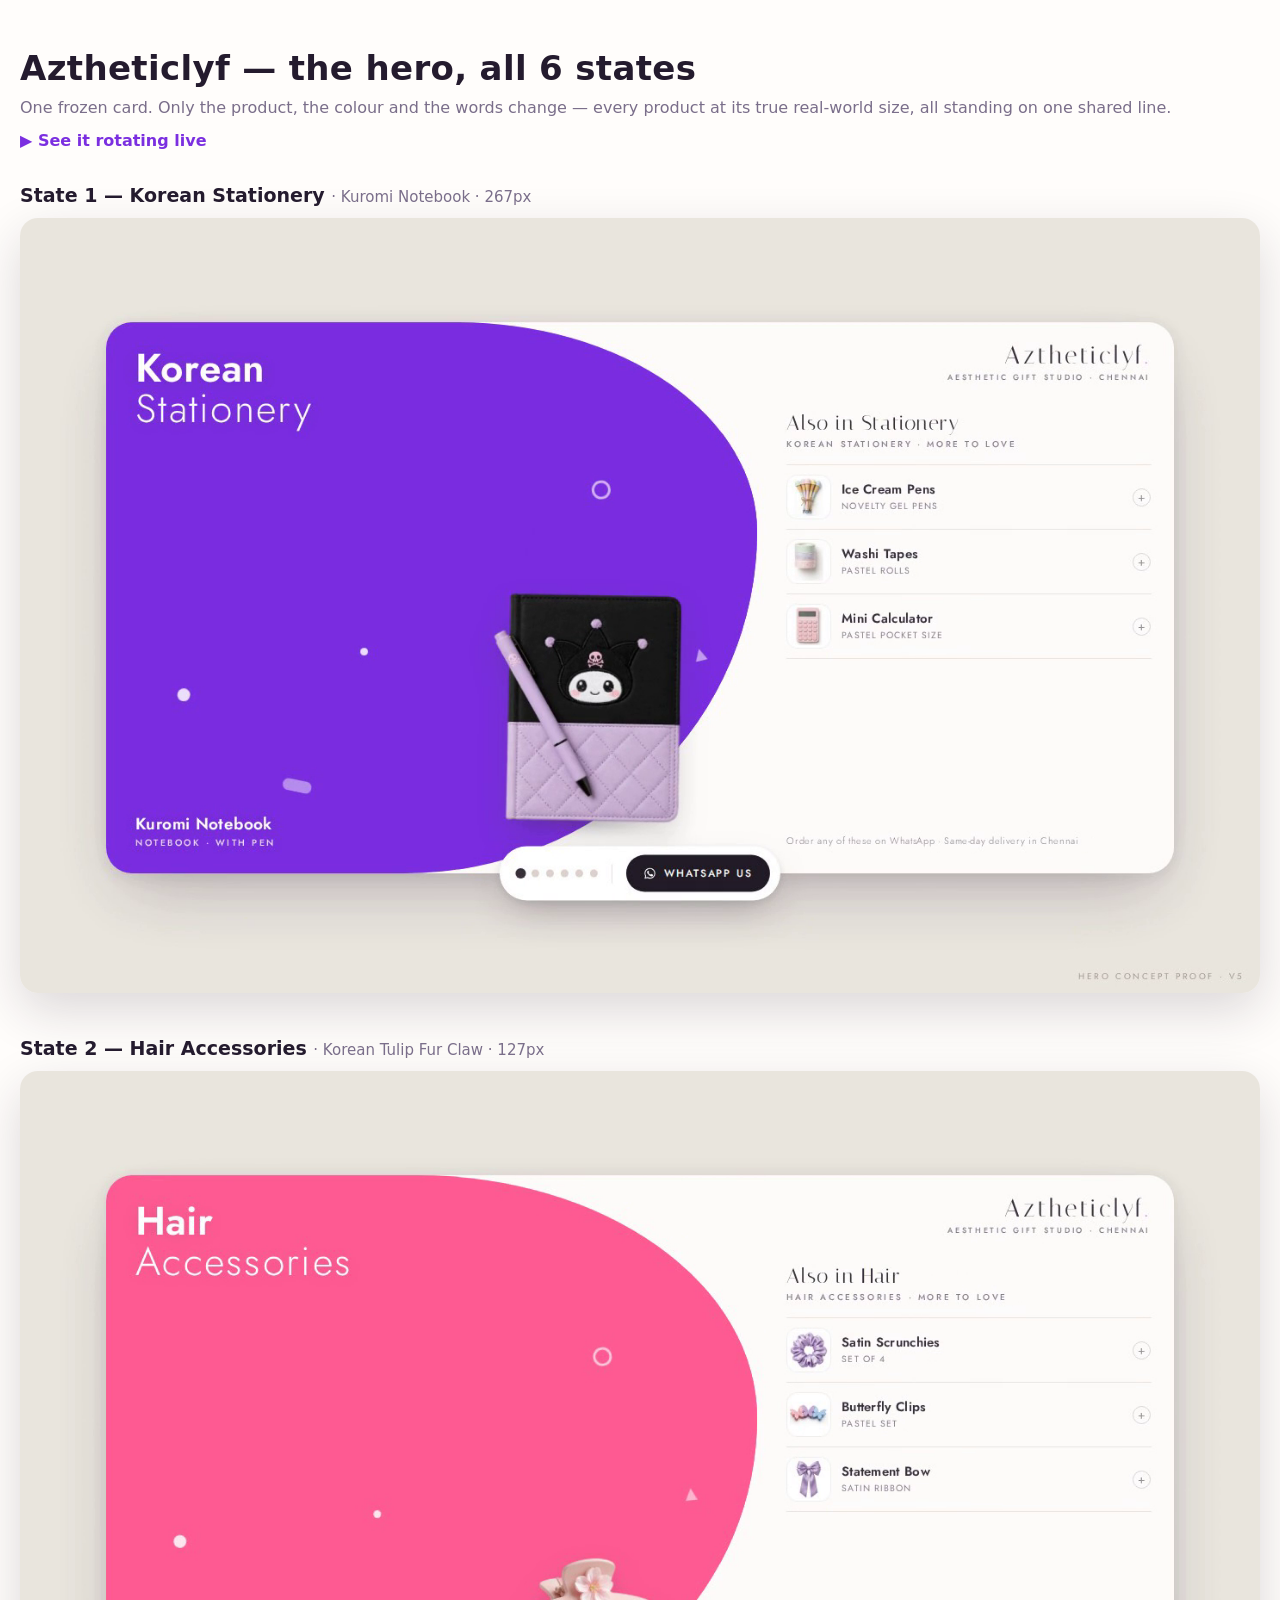
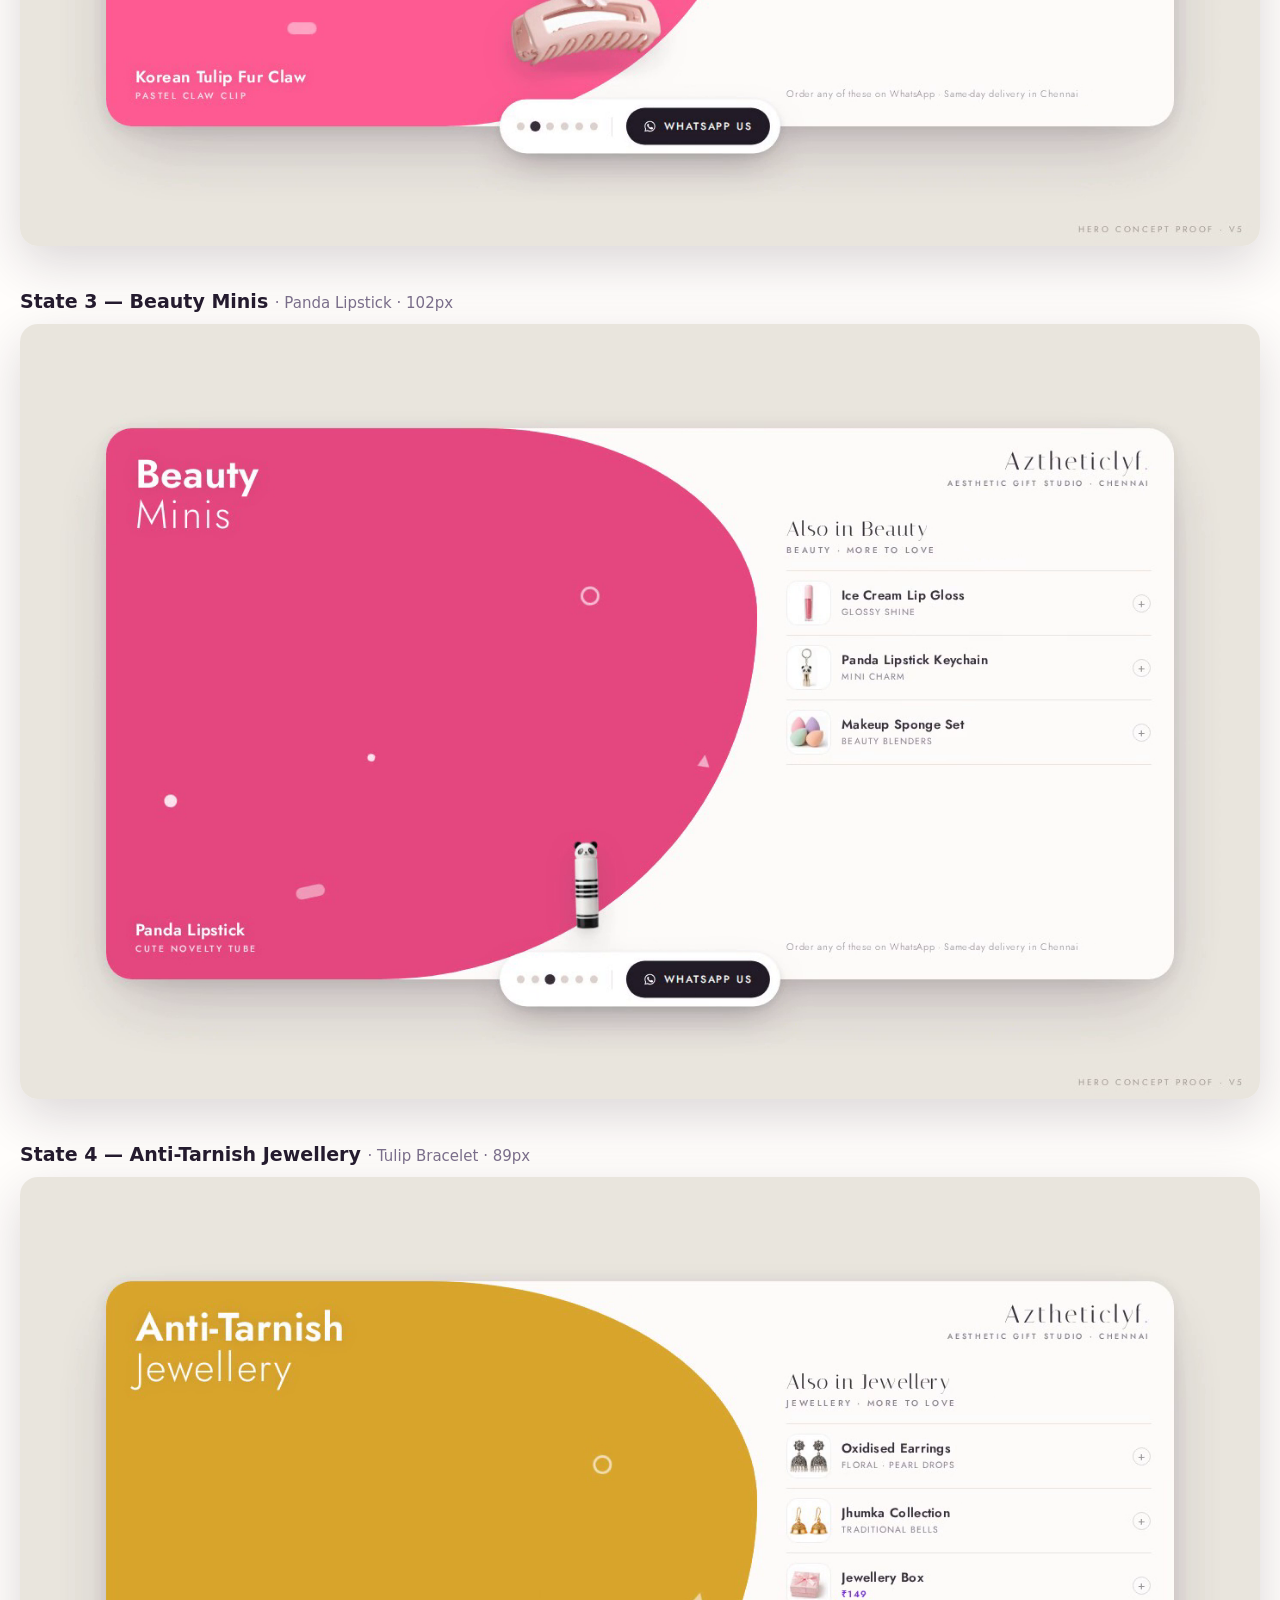
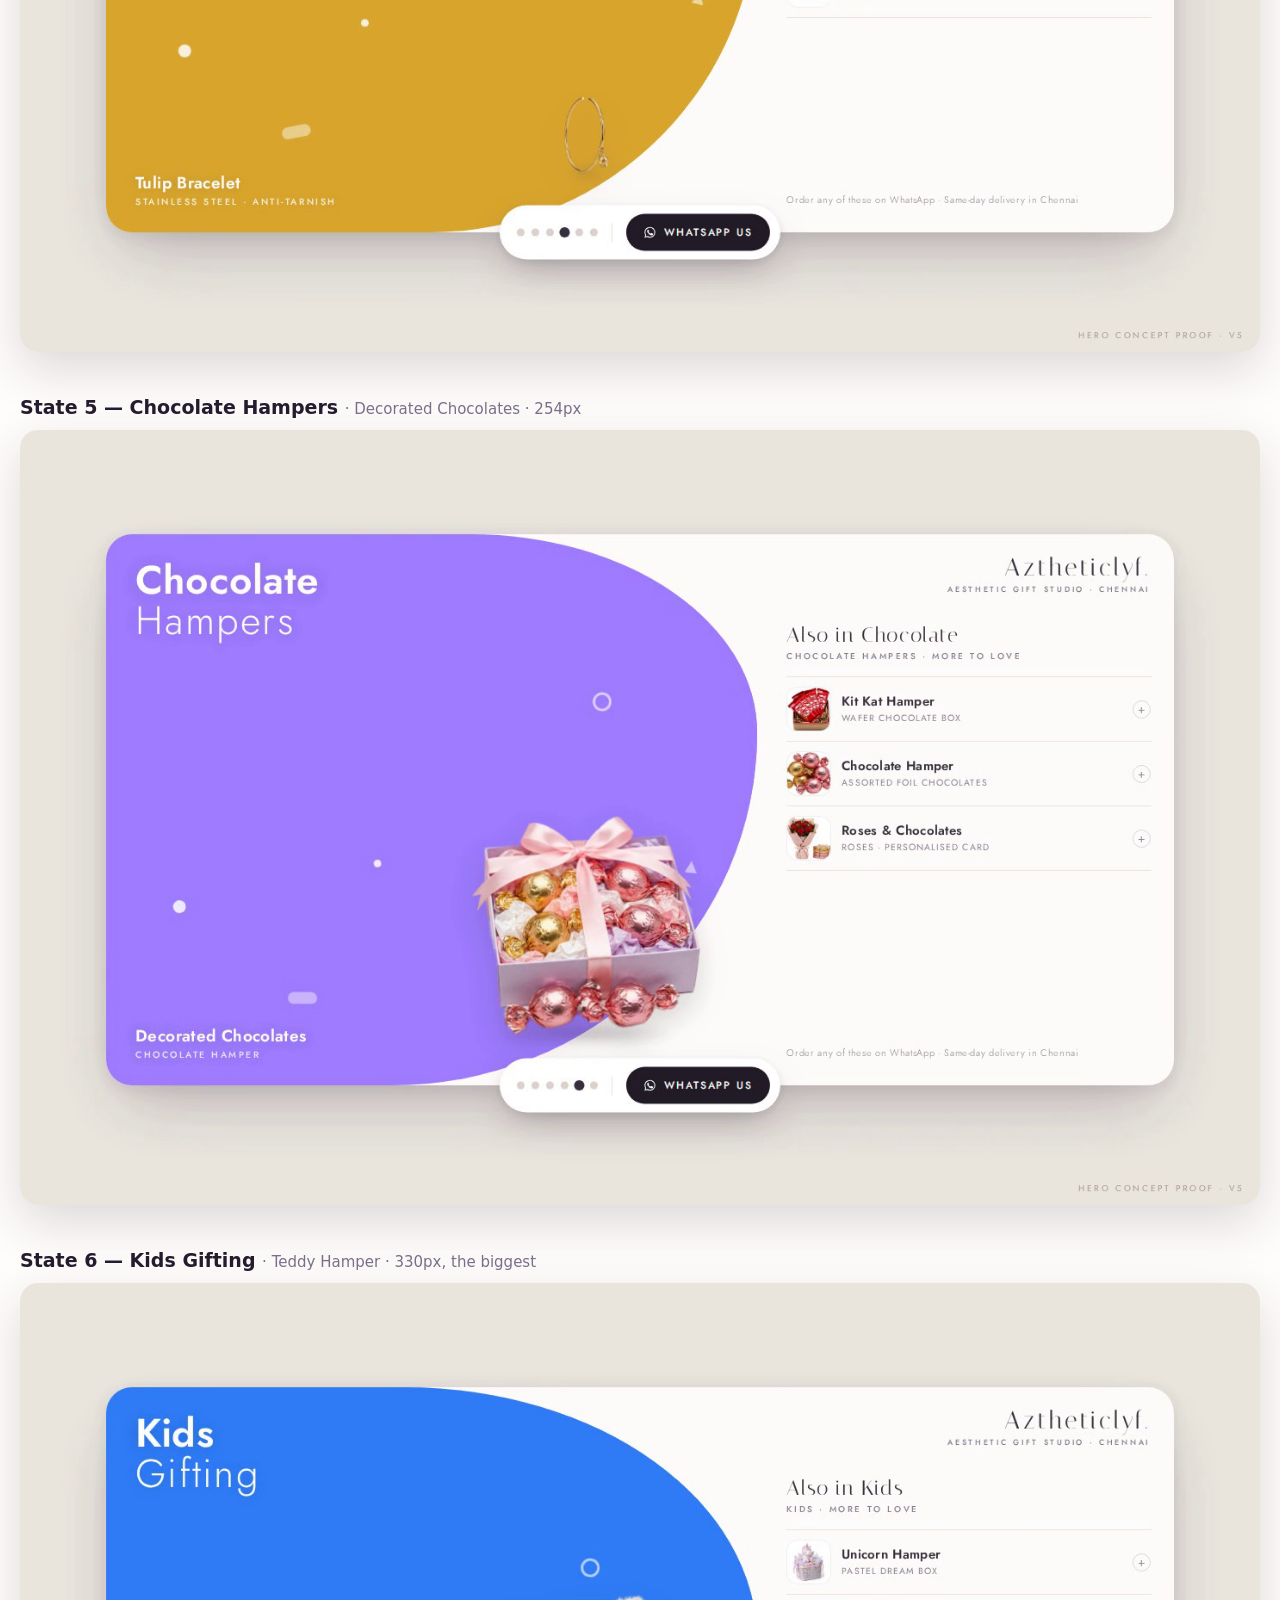
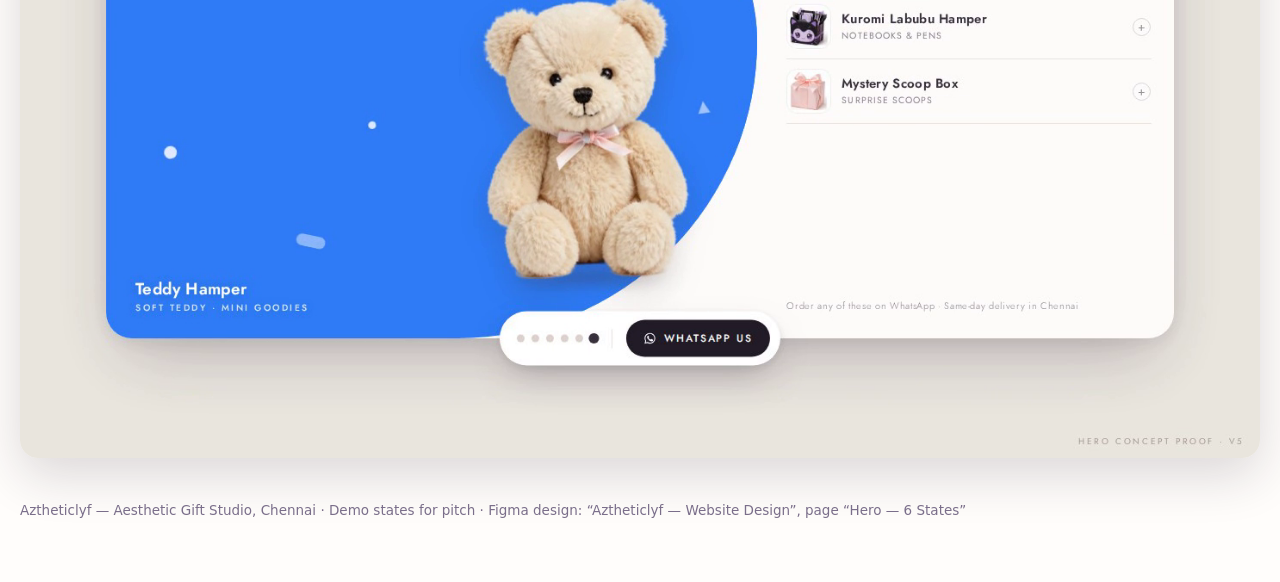
<file: hero-states/index.html>
<!DOCTYPE html>
<html lang="en">
<head>
<meta charset="UTF-8">
<meta name="viewport" content="width=device-width, initial-scale=1.0">
<title>Aztheticlyf — Hero in 6 States</title>
<style>
  * { margin:0; padding:0; box-sizing:border-box; }
  body { background:#FFFDFB; color:#241B2E; font-family:'Segoe UI', system-ui, sans-serif; padding:48px 20px 64px; }
  .wrap { max-width:1240px; margin:0 auto; }
  h1 { font-size:34px; font-weight:600; letter-spacing:.01em; }
  .sub { color:#7A6E8A; margin:10px 0 8px; font-size:16px; }
  .live { display:inline-block; margin:6px 0 34px; color:#7B2FE0; font-weight:600; text-decoration:none; }
  .state { margin-bottom:44px; }
  .state h2 { font-size:19px; font-weight:600; margin-bottom:12px; }
  .state h2 span { color:#7A6E8A; font-weight:400; font-size:15px; }
  .state img { width:100%; height:auto; display:block; border-radius:18px; box-shadow:0 18px 50px rgba(36,27,46,.16); }
  footer { color:#7A6E8A; font-size:13.5px; margin-top:10px; }
</style>
</head>
<body>
<div class="wrap">
  <h1>Aztheticlyf — the hero, all 6 states</h1>
  <p class="sub">One frozen card. Only the product, the colour and the words change — every product at its true real-world size, all standing on one shared line.</p>
  <a class="live" href="../proof5/">▶ See it rotating live</a>

  <div class="state"><h2>State 1 — Korean Stationery <span>· Kuromi Notebook · 267px</span></h2><img src="state-1.png" alt="Hero state 1 — Korean Stationery, Kuromi Notebook"></div>
  <div class="state"><h2>State 2 — Hair Accessories <span>· Korean Tulip Fur Claw · 127px</span></h2><img src="state-2.png" alt="Hero state 2 — Hair Accessories, Tulip Fur Claw"></div>
  <div class="state"><h2>State 3 — Beauty Minis <span>· Panda Lipstick · 102px</span></h2><img src="state-3.png" alt="Hero state 3 — Beauty Minis, Panda Lipstick"></div>
  <div class="state"><h2>State 4 — Anti-Tarnish Jewellery <span>· Tulip Bracelet · 89px</span></h2><img src="state-4.png" alt="Hero state 4 — Anti-Tarnish Jewellery, Tulip Bracelet"></div>
  <div class="state"><h2>State 5 — Chocolate Hampers <span>· Decorated Chocolates · 254px</span></h2><img src="state-5.png" alt="Hero state 5 — Chocolate Hampers, Decorated Chocolates"></div>
  <div class="state"><h2>State 6 — Kids Gifting <span>· Teddy Hamper · 330px, the biggest</span></h2><img src="state-6.png" alt="Hero state 6 — Kids Gifting, Teddy Hamper"></div>

  <footer>Aztheticlyf — Aesthetic Gift Studio, Chennai · Demo states for pitch · Figma design: “Aztheticlyf — Website Design”, page “Hero — 6 States”</footer>
</div>
</body>
</html>
</file>
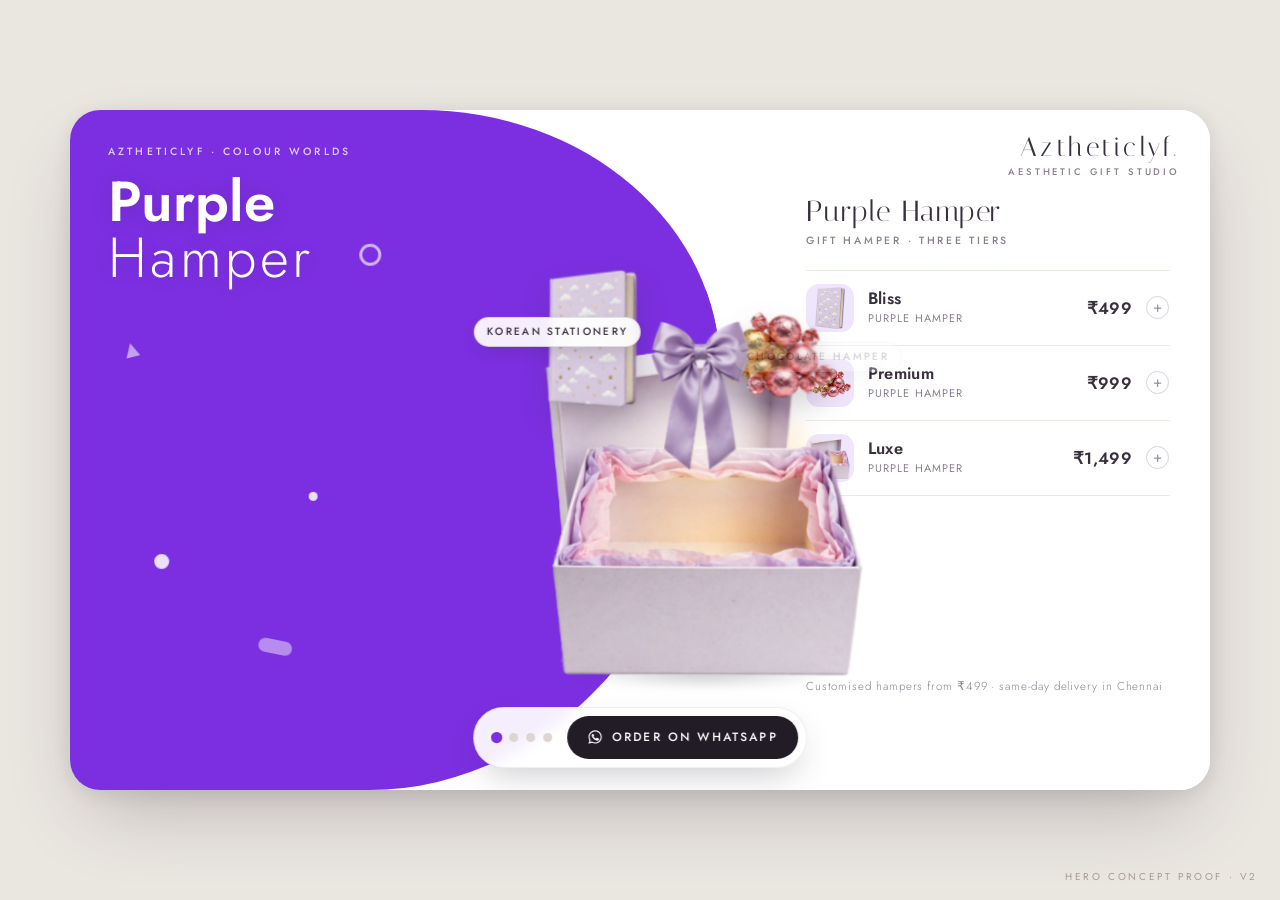
<file: proof/index.html>
<!DOCTYPE html>
<html lang="en">
<head>
<meta charset="UTF-8">
<meta name="viewport" content="width=device-width, initial-scale=1.0">
<title>Aztheticlyf — Hero Proof V2 | Turning Colour Worlds</title>
<link rel="stylesheet" href="fonts.css">
<style>
  :root{
    --ground:#EAE6E0;
    --ink:#39303E;
    --ink-soft:#8A7F92;
    --line:#EFE9E4;
  }
  *{margin:0;padding:0;box-sizing:border-box}
  html,body{height:100%}
  body{
    background:var(--ground);
    color:var(--ink);
    font-family:'Jost',sans-serif;
    overflow:hidden;
    -webkit-font-smoothing:antialiased;
  }
  /* ================= stage ================= */
  .stage{
    height:100svh;
    display:flex;
    align-items:center;
    justify-content:center;
    padding:clamp(12px,3vh,34px) clamp(12px,3vw,40px);
    position:relative;
  }
  /* ================= card ================= */
  .card{
    position:relative;
    width:min(1140px,95vw);
    height:min(680px,86svh);
    background:#fff;
    border-radius:30px;
    overflow:hidden;
    box-shadow:0 34px 80px -22px rgba(57,48,62,.30), 0 4px 18px rgba(57,48,62,.10);
    perspective:1500px;
  }
  /* ---------- world layers ---------- */
  .world{
    position:absolute;inset:0;
    will-change:transform,opacity;
    background:#fff;
  }
  .panel{
    position:absolute;left:0;top:0;
    width:57%;height:100%;
    border-radius:0 46% 54% 0 / 0 38% 62% 0;
    overflow:hidden;
  }
  .panel::before{ /* extra blob bulge at the seam */
    content:"";position:absolute;
    right:-16%;top:50%;
    width:52%;aspect-ratio:1;
    transform:translateY(-50%);
    border-radius:47% 53% 60% 40% / 55% 45% 55% 45%;
    background:inherit;
  }
  .eyebrow{
    position:absolute;left:38px;top:34px;
    font-size:10.5px;font-weight:500;
    letter-spacing:.30em;text-transform:uppercase;
    color:rgba(255,255,255,.75);
  }
  .headline{
    position:absolute;left:38px;top:64px;
    font-weight:600;
    font-size:clamp(36px,4.4vw,58px);
    line-height:1.0;
    letter-spacing:.005em;
    color:#fff;
    text-shadow:0 2px 22px rgba(0,0,0,.10);
  }
  .headline span{display:block}
  .headline .l2{font-weight:300;letter-spacing:.06em}
  .prim{position:absolute;pointer-events:none;will-change:transform}
  .prim.dot{border-radius:50%;background:rgba(255,255,255,.85)}
  .prim.ring{border-radius:50%;border:3px solid rgba(255,255,255,.65);background:transparent}
  .prim.pill{border-radius:999px;background:rgba(255,255,255,.45)}
  .prim.tri{background:rgba(255,255,255,.55);clip-path:polygon(50% 0,100% 100%,0 100%)}
  /* ---------- product table ---------- */
  .table-wrap{
    position:absolute;right:0;top:0;
    width:43%;height:100%;
    padding:86px 40px 96px 86px;
    display:flex;flex-direction:column;
  }
  .table-title{
    font-family:'Italiana',serif;
    font-size:29px;letter-spacing:.05em;line-height:1.1;
  }
  .table-sub{
    margin-top:5px;
    font-size:10.5px;font-weight:500;
    letter-spacing:.26em;text-transform:uppercase;
    color:var(--ink-soft);
  }
  .rows{margin-top:22px}
  .trow{
    display:grid;
    grid-template-columns:48px 1fr auto 24px;
    align-items:center;
    column-gap:14px;
    padding:13px 0;
    border-bottom:1px solid var(--line);
  }
  .trow:first-child{border-top:1px solid var(--line)}
  .thumb{
    width:48px;height:48px;border-radius:13px;
    display:flex;align-items:center;justify-content:center;
    overflow:hidden;
  }
  .thumb img{max-width:88%;max-height:88%;object-fit:contain}
  .tname{font-weight:600;font-size:16.5px;letter-spacing:.02em;line-height:1.15}
  .tcap{font-size:11px;font-weight:400;letter-spacing:.10em;color:var(--ink-soft);text-transform:uppercase;margin-top:2px}
  .tprice{font-weight:600;font-size:16.5px;letter-spacing:.02em;white-space:nowrap}
  .plus{
    width:23px;height:23px;border-radius:50%;
    border:1.5px solid #D9D2DC;color:#9A8FA3;
    display:flex;align-items:center;justify-content:center;
    font-size:15px;font-weight:400;line-height:1;padding-bottom:1px;
  }
  .table-note{
    margin-top:auto;
    font-size:11.5px;font-weight:300;letter-spacing:.08em;color:var(--ink-soft);
  }
  /* ---------- fixed chrome ---------- */
  .card-head{
    position:absolute;top:24px;right:30px;z-index:30;
    text-align:right;pointer-events:none;
  }
  .card-head .wm{
    font-family:'Italiana',serif;
    font-size:27px;letter-spacing:.13em;line-height:1;
  }
  .card-head .wm b{font-weight:400;color:#B08FD9}
  .card-head .tag{
    margin-top:4px;
    font-size:9.5px;font-weight:500;
    letter-spacing:.30em;text-transform:uppercase;color:var(--ink-soft);
  }
  .toolbar{
    position:absolute;left:50%;bottom:22px;z-index:30;
    transform:translateX(-50%);
    display:flex;align-items:center;gap:15px;
    background:rgba(255,255,255,.92);
    backdrop-filter:blur(8px);
    border:1px solid rgba(57,48,62,.08);
    box-shadow:0 14px 34px -10px rgba(57,48,62,.28);
    border-radius:999px;
    padding:8px 8px 8px 18px;
    white-space:nowrap;
  }
  .dots{display:flex;gap:8px;align-items:center}
  .dotk{width:9px;height:9px;border-radius:50%;background:#DCD5D2;transition:background .35s ease, transform .35s ease}
  .dotk.on{transform:scale(1.25)}
  .wa{
    display:inline-flex;align-items:center;gap:9px;
    background:#221C26;color:#fff;text-decoration:none;
    font-size:12px;font-weight:500;letter-spacing:.18em;text-transform:uppercase;
    padding:12px 20px 13px;border-radius:999px;
    transition:background .3s ease;
  }
  .wa:hover{background:#1FA855}
  .wa svg{width:16px;height:16px;fill:#fff;flex:none}
  /* ---------- the constant box ---------- */
  .box-anchor{
    position:absolute;z-index:20;
    left:55.5%;top:58%;
    transform:translate(-50%,-50%);
    pointer-events:none;
  }
  .box-swing{will-change:transform,filter}
  .box-wrap{position:relative;will-change:transform}
  .box-shadow{
    position:absolute;left:6%;right:6%;bottom:-3.5%;height:9%;
    background:radial-gradient(ellipse at center, rgba(57,48,62,.30), rgba(57,48,62,0) 68%);
    filter:blur(6px);
  }
  .box-img{display:block;width:100%;height:auto;position:relative;z-index:1}
  .glow{
    position:absolute;left:50%;top:33%;
    width:72%;height:30%;
    transform:translate(-50%,-50%);
    background:radial-gradient(ellipse at center, rgba(255,216,158,.95) 0%, rgba(255,216,158,.45) 45%, rgba(255,216,158,0) 72%);
    mix-blend-mode:screen;z-index:2;pointer-events:none;
    will-change:opacity,transform;
  }
  .items{position:absolute;inset:0;z-index:3}
  .box-front{
    position:absolute;inset:0;z-index:4;
    clip-path:inset(49.5% 0 0 0);
    pointer-events:none;
  }
  .box-front img{display:block;width:100%;height:auto}
  .bow{
    position:absolute;z-index:5;
    left:33.5%;top:-4.5%;width:31%;
    transform-origin:50% 18%;
    will-change:transform;pointer-events:none;
  }
  .item{position:absolute;left:0;top:0;will-change:transform,opacity;opacity:0;pointer-events:none}
  .item img{display:block;width:100%;height:auto;filter:drop-shadow(0 14px 14px rgba(57,48,62,.22))}
  .label{
    position:absolute;left:0;top:0;z-index:25;
    padding:6px 12px 7px;
    background:rgba(255,255,255,.92);
    backdrop-filter:blur(4px);
    border:1px solid rgba(57,48,62,.14);
    border-radius:999px;
    font-size:10.5px;font-weight:500;
    letter-spacing:.22em;text-transform:uppercase;
    color:var(--ink);white-space:nowrap;
    opacity:0;will-change:transform,opacity;pointer-events:none;
    box-shadow:0 8px 20px -8px rgba(57,48,62,.30);
  }
  .proof-tag{
    position:absolute;right:22px;bottom:16px;
    font-size:10px;letter-spacing:.26em;text-transform:uppercase;
    color:#A79C93;
  }
  /* ================= mobile ================= */
  @media (max-width:700px){
    .card{height:88svh;border-radius:24px}
    .panel{
      width:100%;height:47.5%;
      border-radius:0 0 46% 54% / 0 0 30% 30%;
    }
    .panel::before{right:auto;left:50%;top:auto;bottom:-30%;transform:translateX(-50%);width:60%}
    .eyebrow{display:none}
    .headline{left:24px;top:30px;font-size:clamp(30px,8.6vw,40px)}
    .table-wrap{
      width:100%;height:52.5%;top:auto;bottom:0;
      padding:94px 22px 84px;
    }
    .table-title{font-size:23px}
    .rows{margin-top:12px}
    .trow{padding:8px 0;grid-template-columns:40px 1fr auto 22px}
    .thumb{width:40px;height:40px;border-radius:11px}
    .tname{font-size:14.5px}.tprice{font-size:14.5px}
    .table-note{display:none}
    .card-head{top:16px;right:18px;background:rgba(255,255,255,.88);backdrop-filter:blur(6px);border-radius:14px;padding:8px 12px 9px}
    .card-head .wm{font-size:20px}
    .card-head .tag{display:none}
    .box-anchor{left:50%;top:41.5%}
    .toolbar{bottom:14px;gap:11px;padding-left:14px}
    .wa{font-size:10.5px;padding:10px 15px 11px;letter-spacing:.12em}
    .label{font-size:9px;padding:5px 10px 6px;letter-spacing:.16em}
    .proof-tag{display:none}
  }
</style>
</head>
<body>
<section class="stage">
  <div class="card" id="card">

    <!-- world layers are built by JS from WORLDS data -->

    <!-- the one constant box, riding the seam -->
    <div class="box-anchor" id="boxAnchor">
      <div class="box-swing" id="boxSwing">
        <div class="box-wrap" id="boxWrap">
          <div class="box-shadow"></div>
          <img class="box-img" src="assets/box.png" alt="Open Aztheticlyf gift hamper box with pastel tissue">
          <div class="glow" id="glow"></div>
          <div class="items" id="items"></div>
          <div class="box-front"><img src="assets/box.png" alt="" aria-hidden="true"></div>
          <img class="bow" id="bow" src="assets/bow.png" alt="" aria-hidden="true">
        </div>
      </div>
    </div>

    <!-- fixed chrome -->
    <div class="card-head">
      <div class="wm">Aztheticlyf<b>.</b></div>
      <div class="tag">Aesthetic Gift Studio</div>
    </div>

    <div class="toolbar">
      <div class="dots" id="dots"></div>
      <a class="wa" href="https://wa.me/916387903663?text=Hi%20Aztheticlyf!%20I%27d%20like%20to%20order%20a%20gift%20hamper." target="_blank" rel="noopener">
        <svg viewBox="0 0 24 24" aria-hidden="true"><path d="M12.04 2C6.58 2 2.13 6.45 2.13 11.91c0 1.75.46 3.45 1.32 4.95L2 22l5.25-1.38a9.9 9.9 0 0 0 4.79 1.22c5.46 0 9.9-4.45 9.9-9.91C21.95 6.45 17.5 2 12.04 2zm0 18.13a8.2 8.2 0 0 1-4.19-1.15l-.3-.18-3.12.82.83-3.04-.2-.31a8.2 8.2 0 0 1-1.26-4.38c0-4.54 3.7-8.24 8.24-8.24 4.54 0 8.24 3.7 8.24 8.24 0 4.54-3.7 8.24-8.24 8.24zm4.52-6.16c-.25-.12-1.47-.72-1.69-.81-.22-.08-.39-.12-.55.13-.16.24-.64.8-.78.97-.14.16-.29.18-.54.06-.25-.13-1.05-.38-2-1.23-.73-.66-1.23-1.47-1.38-1.72-.14-.25-.01-.38.11-.51.11-.11.25-.29.37-.43.12-.15.16-.25.25-.41.08-.17.04-.31-.02-.43-.06-.13-.55-1.32-.76-1.84-.2-.48-.41-.42-.56-.43h-.48c-.17 0-.43.06-.68.31-.25.25-.93.92-.93 2.27 0 1.34.98 2.64 1.11 2.82.14.18 1.93 2.95 4.68 4.13.65.28 1.16.45 1.56.58.65.21 1.25.18 1.72.11.53-.08 1.47-.6 1.69-1.28.22-.68.22-1.27.16-1.39-.06-.13-.23-.2-.48-.32z"/></svg>
        Order on WhatsApp
      </a>
    </div>

  </div>
  <div class="proof-tag">Hero concept proof · V2</div>
</section>

<script src="assets/gsap.min.js"></script>
<script>
(function(){
  "use strict";
  /* ==================================================================
     V2 — "turning colour worlds, one constant box"
     One parametric master clock (GSAP ticker). Every transform is a
     pure function of loop time — no chained tweens, seamless by
     construction. Loop = 4 worlds x 3.1s = 12.4s (hold 2.5 + turn 0.6)
     ================================================================== */
  var SLOT = 3.1, HOLD = 2.5, TURN = 0.6, NW = 4;
  var LOOP = SLOT * NW;
  var HOLD_F = HOLD / SLOT, TURN_F = TURN / SLOT;

  var ITEM_CFG = { /* geometry per product, proven in V1 (rescaled for the smaller box) */
    diary:     {src:"assets/item-diary.png",     label:"Korean Stationery",  w:0.300, hx:-0.56, hy:-0.235, rot:-5, side:-1},
    chocolates:{src:"assets/item-chocolates.png",label:"Chocolate Hamper",   w:0.355, hx: 0.50, hy:-0.295, rot: 7, side: 1},
    lipgloss:  {src:"assets/item-lipgloss.png",  label:"Beauty",             w:0.105, hx: 0.44, hy:-0.335, rot: 5, side: 1},
    claw:      {src:"assets/item-claw.png",      label:"Korean Accessories", w:0.355, hx:-0.52, hy:-0.255, rot: 6, side:-1},
    scrunchie: {src:"assets/item-scrunchie.png", label:"Hair Accessories",   w:0.355, hx:-0.54, hy:-0.275, rot:-7, side:-1},
    teddy:     {src:"assets/item-teddy.png",     label:"Teddy Hamper",       w:0.315, hx: 0.55, hy:-0.235, rot:-4, side: 1},
    tumbler:   {src:"assets/item-tumbler.png",   label:"Accessories",        w:0.285, hx:-0.55, hy:-0.265, rot: 5, side:-1}
  };
  /* items rise in pairs during each world's hold: A first, B follows */
  var JOURNEY = [ {t0:0.30, rise:0.75, holdEnd:1.80, sink:0.55},
                  {t0:0.85, rise:0.75, holdEnd:1.95, sink:0.50} ];

  var WORLDS = [
    { name:"Purple Hamper",   l1:"Purple",   l2:"Hamper", color:"#7B2FE0",
      items:["diary","chocolates"] },
    { name:"Pink Hamper",     l1:"Pink",     l2:"Hamper", color:"#FF5C93",
      items:["lipgloss","claw"] },
    { name:"Lavender Hamper", l1:"Lavender", l2:"Hamper", color:"#9E7BFF",
      items:["scrunchie","teddy"] },
    { name:"Blue Hamper",     l1:"Blue",     l2:"Hamper", color:"#2F7CF6",
      items:["tumbler","chocolates"] }
  ];
  var TIERS = [ {tier:"Bliss", price:"\u20B9499"}, {tier:"Premium", price:"\u20B9999"}, {tier:"Luxe", price:"\u20B91,499"} ];
  var PRIMS = [ /* floating primitives per world: kind, left%, top%, size, drift phases */
    {kind:"dot",  x:12, y:64, s:15, p:0.0},
    {kind:"pill", x:30, y:78, s:34, p:1.7},
    {kind:"ring", x:44, y:20, s:22, p:3.1},
    {kind:"tri",  x:8,  y:34, s:14, p:4.4},
    {kind:"dot",  x:38, y:56, s:9,  p:5.6}
  ];

  var card    = document.getElementById("card");
  var anchor  = document.getElementById("boxAnchor");
  var swing   = document.getElementById("boxSwing");
  var wrap    = document.getElementById("boxWrap");
  var glow    = document.getElementById("glow");
  var bow     = document.getElementById("bow");
  var itemsEl = document.getElementById("items");
  var dotsEl  = document.getElementById("dots");

  /* ---------- build world layers ---------- */
  var worldEls = WORLDS.map(function(wd, wi){
    var w = document.createElement("div");
    w.className = "world";
    var thumbs = [ ITEM_CFG[wd.items[0]].src, ITEM_CFG[wd.items[1]].src, "assets/box.png" ];
    var rowsHtml = TIERS.map(function(t, ri){
      return '<div class="trow">' +
        '<div class="thumb" style="background:' + wd.color + '1F"><img src="' + thumbs[ri] + '" alt=""></div>' +
        '<div><div class="tname">' + t.tier + '</div><div class="tcap">' + wd.name + '</div></div>' +
        '<div class="tprice">' + t.price + '</div>' +
        '<div class="plus">+</div></div>';
    }).join("");
    var primsHtml = PRIMS.map(function(p){
      var st = "left:" + p.x + "%;top:" + p.y + "%;width:" + p.s + "px;height:" +
               (p.kind === "pill" ? Math.round(p.s*0.42) : p.s) + "px";
      return '<div class="prim ' + p.kind + '" style="' + st + '"></div>';
    }).join("");
    w.innerHTML =
      '<div class="panel" style="background:' + wd.color + '">' + primsHtml +
        '<div class="eyebrow">Aztheticlyf &middot; Colour Worlds</div>' +
        '<div class="headline"><span>' + wd.l1 + '</span><span class="l2">' + wd.l2 + '</span></div>' +
      '</div>' +
      '<div class="table-wrap">' +
        '<div class="table-title">' + wd.name + '</div>' +
        '<div class="table-sub">Gift Hamper &middot; Three Tiers</div>' +
        '<div class="rows">' + rowsHtml + '</div>' +
        '<div class="table-note">Customised hampers from \u20B9499 &middot; same-day delivery in Chennai</div>' +
      '</div>';
    card.insertBefore(w, anchor);
    return { el:w, prims:Array.prototype.slice.call(w.querySelectorAll(".prim")) };
  });

  /* ---------- build dots ---------- */
  var dotEls = WORLDS.map(function(wd){
    var d = document.createElement("div");
    d.className = "dotk";
    dotsEl.appendChild(d);
    return d;
  });

  /* ---------- build item nodes (2 per world) ---------- */
  var itemNodes = [];
  WORLDS.forEach(function(wd, wi){
    wd.items.forEach(function(key, ji){
      var cfg = ITEM_CFG[key];
      var d = document.createElement("div");
      d.className = "item";
      var img = document.createElement("img");
      img.src = cfg.src; img.alt = cfg.label;
      d.appendChild(img);
      itemsEl.appendChild(d);
      var l = document.createElement("div");
      l.className = "label";
      l.textContent = cfg.label;
      card.appendChild(l);
      itemNodes.push({ el:d, label:l, cfg:cfg, world:wi, slot:ji, lw:0, lh:0 });
    });
  });

  /* ---------- measure ---------- */
  var W = 0, H = 0, cardRect = null, wrapRect = null;
  function measure(){
    var cw = card.clientWidth, ch = card.clientHeight;
    var bw = Math.max(215, Math.min(330, ch * 0.47, cw * 0.30));
    if (cw <= 700) bw = Math.max(180, Math.min(218, cw * 0.56, ch * 0.30));
    wrap.style.width = bw + "px";
    cardRect = card.getBoundingClientRect();
    wrapRect = wrap.getBoundingClientRect();
    W = wrapRect.width; H = wrapRect.height;
    itemNodes.forEach(function(n){
      n.el.style.width = (n.cfg.w * W) + "px";
      n.lw = n.label.offsetWidth; n.lh = n.label.offsetHeight;
    });
  }
  window.addEventListener("resize", measure);

  /* ---------- easing helpers ---------- */
  function clamp01(v){ return v<0?0:(v>1?1:v); }
  function easeOutCubic(u){ return 1-Math.pow(1-u,3); }
  function easeInOut(u){ return u<.5 ? 2*u*u : 1-Math.pow(-2*u+2,2)/2; }
  function easeOutBack(u,c){ return 1 + (c+1)*Math.pow(u-1,3) + c*Math.pow(u-1,2); }
  function wrapD(d){ d = d % NW; if (d > NW/2) d -= NW; if (d < -NW/2) d += NW; return d; }

  var MOUTH_X = 0.50, MOUTH_Y = 0.44;

  /* ---------- item render (V1 engine, shortened journey) ---------- */
  function renderItem(n, lt){
    var it = n.cfg, el = n.el, J = JOURNEY[n.slot];
    var end = J.holdEnd + J.sink;
    if (lt < J.t0 || lt > end){
      el.style.opacity = "0"; n.label.style.opacity = "0"; return;
    }
    var iw = it.w * W;
    var ih = iw * (el.firstChild.naturalHeight / Math.max(1, el.firstChild.naturalWidth) || 1);
    var mx = MOUTH_X * W, my = MOUTH_Y * H;
    var hx = mx + it.hx * W * 0.62, hy = my + it.hy * H;
    var x, y, s, rot, op;
    if (lt < J.t0 + J.rise){                                  /* rising */
      var u = (lt - J.t0) / J.rise, e = easeOutCubic(u);
      x = mx + (hx-mx)*e + Math.sin(u*Math.PI) * it.side * -13;
      y = my + (hy-my)*e;
      s = 0.22 + 0.78 * easeOutBack(u, 1.35);
      rot = it.rot * e + Math.sin(u*Math.PI*1.5) * 5 * (1-u);
      op = clamp01(u/0.13);
    } else if (lt < J.holdEnd){                               /* hovering */
      var ht = lt - J.t0 - J.rise;
      x = hx; y = hy + Math.sin(ht*3.4 + it.hx*10) * 3.6;
      s = 1; rot = it.rot + Math.sin(ht*2.2 + it.hx*8) * 1.8;
      op = 1;
    } else {                                                  /* sinking */
      var u2 = (lt - J.holdEnd) / J.sink, e2 = easeInOut(u2);
      x = hx + (mx-hx)*e2 + Math.sin(u2*Math.PI) * it.side * -9;
      y = hy + (my-hy)*e2;
      s = 1 - 0.78*e2; rot = it.rot * (1-e2);
      op = u2 < 0.55 ? 1 : 1 - (u2-0.55)/0.45;
    }
    el.style.opacity = op.toFixed(3);
    el.style.transform = "translate(" + (x - iw/2) + "px," + (y - ih) + "px) rotate(" + rot.toFixed(2) + "deg) scale(" + s.toFixed(3) + ")";
    /* label, card-relative, clamped inside the card */
    var lin  = clamp01((lt - (J.t0 + J.rise - 0.45)) / 0.4);
    var lout = clamp01((lt - (J.holdEnd - 0.25)) / 0.35);
    var lop = Math.min(lin, 1 - lout);
    var sf = W > 0 ? wrapRect.width / W : 1;
    var lx = (wrapRect.left - cardRect.left) + (x + (it.side>0 ? iw*0.36 : -iw*0.36)) * sf - n.lw/2;
    lx = Math.max(8, Math.min(lx, cardRect.width - n.lw - 8));
    var ly = (wrapRect.top - cardRect.top) + (y - ih*0.55) * sf - n.lh/2 + (1-lin)*8;
    ly = Math.max(8, Math.min(ly, cardRect.height - n.lh - 8));
    n.label.style.opacity = lop.toFixed(3);
    n.label.style.transform = "translate(" + lx.toFixed(1) + "px," + ly.toFixed(1) + "px)";
  }

  function hideItem(n){ n.el.style.opacity = "0"; n.label.style.opacity = "0"; }

  /* ---------- reduced motion: world 1 static, items settled ---------- */
  var reduced = window.matchMedia("(prefers-reduced-motion: reduce)").matches;
  function renderStatic(){
    measure();
    worldEls.forEach(function(we, i){
      we.el.style.opacity = i === 0 ? "1" : "0";
      we.el.style.transform = "none";
    });
    dotEls.forEach(function(d, i){
      d.classList.toggle("on", i === 0);
      d.style.background = i === 0 ? WORLDS[0].color : "";
    });
    itemNodes.forEach(function(n){
      if (n.world !== 0){ hideItem(n); return; }
      var it = n.cfg;
      var iw = it.w * W;
      var ih = iw * (n.el.firstChild.naturalHeight / Math.max(1, n.el.firstChild.naturalWidth) || 1);
      var x = MOUTH_X*W + it.hx*W*0.62, y = MOUTH_Y*H + it.hy*H;
      n.el.style.opacity = "1";
      n.el.style.transform = "translate(" + (x-iw/2) + "px," + (y-ih) + "px) rotate(" + it.rot + "deg)";
      var lx = (wrapRect.left - cardRect.left) + x + (it.side>0 ? iw*0.36 : -iw*0.36) - n.lw/2;
      lx = Math.max(8, Math.min(lx, cardRect.width - n.lw - 8));
      var ly = (wrapRect.top - cardRect.top) + y - ih*0.55 - n.lh/2;
      n.label.style.opacity = "1";
      n.label.style.transform = "translate(" + lx + "px," + ly + "px)";
    });
  }

  /* ---------- master frame ---------- */
  function frame(time){
    var ltLoop = time % LOOP;
    var slotPos = ltLoop / SLOT;
    var g = Math.floor(slotPos);                 /* current world index */
    var frac = slotPos - g;
    var u = frac <= HOLD_F ? 0 : (frac - HOLD_F) / TURN_F;   /* turn progress */
    var p = g + (u > 0 ? easeOutBack(clamp01(u), 1.1) : 0);   /* continuous phase */

    /* worlds: 3D carousel around the phase */
    for (var i = 0; i < NW; i++){
      var d = wrapD(p - i);
      var ad = Math.abs(d);
      var we = worldEls[i];
      if (ad >= 0.96){ we.el.style.opacity = "0"; continue; }
      we.el.style.opacity = ad <= 0.85 ? "1" : ((0.96 - ad) / 0.11).toFixed(3);
      we.el.style.zIndex = String(10 - Math.round(ad * 6) + (d > 0.02 ? 3 : 0));
      we.el.style.transform =
        "translateX(" + (d * 103).toFixed(2) + "%) " +
        "rotateY(" + (-d * 42).toFixed(2) + "deg) " +
        "translateZ(" + (-ad * 150).toFixed(1) + "px)";
      we.el.style.filter = "brightness(" + (1 - ad * 0.13).toFixed(3) + ")";
      /* primitives drift during the hold */
      var prims = we.prims;
      for (var k = 0; k < prims.length; k++){
        var P = PRIMS[k];
        var dx = Math.sin(time * 0.62 + P.p * 1.9) * 9;
        var dy = Math.cos(time * 0.50 + P.p * 2.4) * 11;
        var rr = Math.sin(time * 0.4 + P.p) * 14;
        prims[k].style.transform = "translate(" + dx.toFixed(1) + "px," + dy.toFixed(1) + "px) rotate(" + rr.toFixed(1) + "deg)";
      }
    }

    /* the box: idle life + swing-ahead lead during the turn */
    var lead = 0;
    if (u > 0){
      var uu = clamp01(u);
      lead = Math.max(0, easeOutBack(uu, 2.6) - easeOutBack(uu, 1.1));
    }
    var sway = Math.sin(time * 0.55) * 0.35;
    var bob  = Math.sin(time * 0.85) * 2.5;
    wrap.style.transform = "rotate(" + sway.toFixed(3) + "deg) translateY(" + bob.toFixed(2) + "px)";
    bow.style.transform = "rotate(" + (Math.sin(time * 0.9 + 1.1) * 2.4 - 2).toFixed(3) + "deg)";
    var breathe = 0.62 + 0.30 * (0.5 + 0.5 * Math.sin(time * 1.25));
    glow.style.opacity = breathe.toFixed(3);
    glow.style.transform = "translate(-50%,-50%) scale(" + (1 + 0.05 * Math.sin(time * 1.25)).toFixed(3) + ")";
    var cardW = cardRect ? cardRect.width : 1000;
    var swingX = -lead * cardW * 0.30;
    var blur = Math.min(5, lead * 30);
    swing.style.transform = "translateX(" + swingX.toFixed(1) + "px) rotate(" + (-lead * 26).toFixed(2) + "deg) scale(" + (1 + lead * 0.22).toFixed(3) + ")";
    swing.style.filter = blur > 0.25 ? "blur(" + blur.toFixed(2) + "px)" : "none";

    /* dots */
    var active = ((Math.round(p) % NW) + NW) % NW;
    dotEls.forEach(function(dEl, i){
      var on = i === active;
      if (on !== dEl._on){ dEl._on = on; dEl.classList.toggle("on", on); dEl.style.background = on ? WORLDS[i].color : ""; }
    });

    /* items: only the current world's pair, keyed to slot-local time */
    var slotLt = frac * SLOT;
    for (var j = 0; j < itemNodes.length; j++){
      var n = itemNodes[j];
      if (n.world !== g){ if (n.el.style.opacity !== "0") hideItem(n); continue; }
      renderItem(n, slotLt);
    }
  }

  function start(){
    measure();
    if (reduced){ renderStatic(); return; }
    gsap.ticker.add(function(){ frame(gsap.ticker.time); });
  }
  if (document.readyState === "complete") start();
  else window.addEventListener("load", start);
})();
</script>
</body>
</html>
</file>
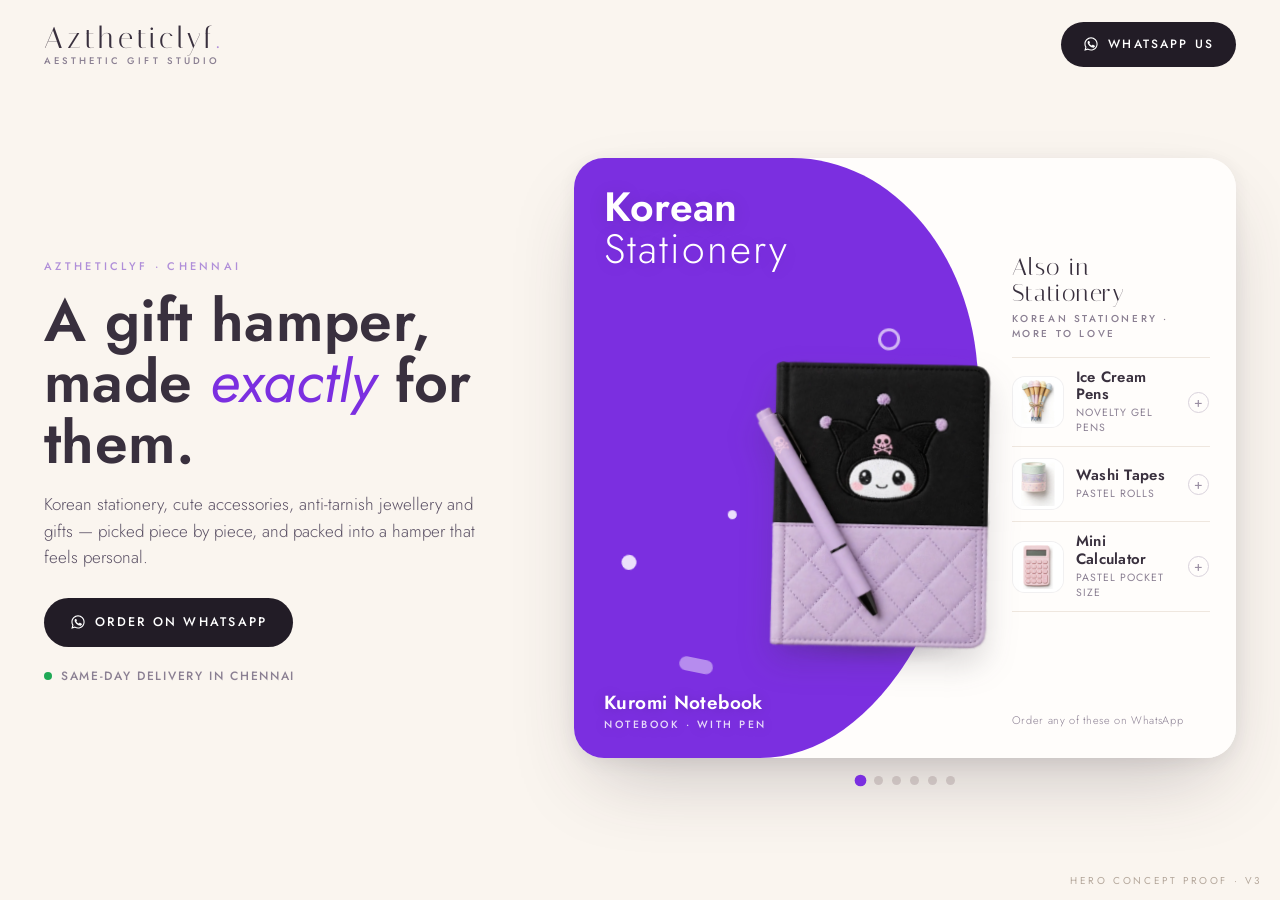
<file: proof3/index.html>
<!DOCTYPE html>
<html lang="en">
<head>
<meta charset="UTF-8">
<meta name="viewport" content="width=device-width, initial-scale=1.0">
<title>Aztheticlyf — Hero Proof V3 | One Hero, Rotating Product Stage</title>
<link rel="stylesheet" href="fonts.css">
<style>
  :root{
    --ground:#FAF5EF;          /* one soft warm cream, whole page, never changes */
    --ink:#39303E;
    --ink-soft:#8A7F92;
    --line:#EFE7DF;
  }
  *{margin:0;padding:0;box-sizing:border-box}
  html,body{min-height:100%}
  body{
    background:var(--ground);
    color:var(--ink);
    font-family:'Jost',sans-serif;
    overflow-x:hidden;
    -webkit-font-smoothing:antialiased;
  }
  /* ================= top bar — CONSTANT ================= */
  .topbar{
    max-width:1280px;margin:0 auto;
    padding:22px clamp(18px,4vw,44px) 6px;
    display:flex;align-items:center;justify-content:space-between;gap:16px;
  }
  .wm{font-family:'Italiana',serif;font-size:30px;letter-spacing:.13em;line-height:1}
  .wm b{font-weight:400;color:#B08FD9}
  .wm small{
    display:block;font-family:'Jost',sans-serif;
    font-size:9.5px;font-weight:500;letter-spacing:.32em;
    text-transform:uppercase;color:var(--ink-soft);margin-top:4px;
  }
  .wa{
    display:inline-flex;align-items:center;gap:9px;
    background:#221C26;color:#fff;text-decoration:none;
    font-size:12px;font-weight:500;letter-spacing:.18em;text-transform:uppercase;
    padding:13px 22px 14px;border-radius:999px;
    transition:background .3s ease;white-space:nowrap;
  }
  .wa:hover{background:#1FA855}
  .wa svg{width:16px;height:16px;fill:#fff;flex:none}
  /* ================= hero layout ================= */
  .hero{
    max-width:1280px;margin:0 auto;
    padding:clamp(10px,3vh,30px) clamp(18px,4vw,44px) 34px;
    display:grid;
    grid-template-columns:42fr 58fr;
    gap:clamp(26px,4vw,56px);
    align-items:center;
    min-height:calc(100svh - 96px);
  }
  /* ---------- LEFT column — CONSTANT, never animated ---------- */
  .copy .eyebrow{
    font-size:11px;font-weight:500;letter-spacing:.30em;
    text-transform:uppercase;color:#B08FD9;
  }
  .copy h1{
    margin-top:16px;
    font-size:clamp(40px,4.6vw,64px);
    font-weight:600;line-height:1.04;letter-spacing:.005em;
  }
  .copy h1 em{font-style:italic;font-weight:400;color:#7B2FE0}
  .copy .sub{
    margin-top:18px;max-width:44ch;
    font-size:17px;font-weight:300;line-height:1.55;color:#5C5266;
  }
  .copy .cta-row{margin-top:28px;display:flex;align-items:center;gap:18px;flex-wrap:wrap}
  .copy .cta-row .wa{font-size:12.5px;padding:15px 26px 16px}
  .copy .same-day{
    margin-top:20px;display:flex;align-items:center;gap:9px;
    font-size:12px;font-weight:500;letter-spacing:.14em;text-transform:uppercase;color:var(--ink-soft);
  }
  .copy .same-day::before{
    content:"";width:8px;height:8px;border-radius:50%;background:#1FA855;flex:none;
  }
  /* ---------- THE STAGE — fixed frame, rotating contents ---------- */
  .stage-col{min-width:0}
  .stage{
    position:relative;
    width:100%;height:min(600px,72svh);min-height:480px;
    background:#FFFDFB;
    border-radius:30px;
    overflow:hidden;
    box-shadow:0 34px 80px -22px rgba(57,48,62,.28), 0 4px 18px rgba(57,48,62,.08);
    perspective:1300px;
  }
  .rot{position:absolute;inset:0;will-change:transform,opacity;background:#FFFDFB}
  .blob{
    position:absolute;left:0;top:0;width:61%;height:100%;
    border-radius:0 46% 54% 0 / 0 38% 62% 0;
    overflow:hidden;
  }
  .blob::before{
    content:"";position:absolute;right:-15%;top:50%;
    width:52%;aspect-ratio:1;transform:translateY(-50%);
    border-radius:47% 53% 60% 40% / 55% 45% 55% 45%;
    background:inherit;
  }
  .cat-head{
    position:absolute;left:30px;top:28px;z-index:3;
    color:#fff;font-weight:600;
    font-size:clamp(30px,3.2vw,44px);line-height:1.02;letter-spacing:.005em;
    text-shadow:0 2px 20px rgba(0,0,0,.12);
  }
  .cat-head span{display:block}
  .cat-head .l2{font-weight:300;letter-spacing:.05em}
  .prim{position:absolute;pointer-events:none;will-change:transform;z-index:1}
  .prim.dot{border-radius:50%;background:rgba(255,255,255,.85)}
  .prim.ring{border-radius:50%;border:3px solid rgba(255,255,255,.65);background:transparent}
  .prim.pill{border-radius:999px;background:rgba(255,255,255,.45)}
  .prim.tri{background:rgba(255,255,255,.55);clip-path:polygon(50% 0,100% 100%,0 100%)}
  /* hero product */
  .hero-anchor{
    position:absolute;z-index:5;
    left:45%;top:57%;
    transform:translate(-50%,-50%);
    pointer-events:none;
  }
  .hero-swing{will-change:transform,filter}
  .hero-float{position:relative;will-change:transform}
  .hero-shadow{
    position:absolute;left:8%;right:8%;bottom:-4%;height:9%;
    background:radial-gradient(ellipse at center, rgba(57,48,62,.30), rgba(57,48,62,0) 68%);
    filter:blur(6px);
  }
  .hero-float img.hero-img{display:block;width:100%;height:auto;position:relative;z-index:1;
    filter:drop-shadow(0 16px 16px rgba(57,48,62,.18))}
  /* hamper composite (rotation 5) */
  .hamper{position:relative}
  .hamper .glow{
    position:absolute;left:50%;top:33%;width:72%;height:30%;
    transform:translate(-50%,-50%);
    background:radial-gradient(ellipse at center, rgba(255,216,158,.95) 0%, rgba(255,216,158,.45) 45%, rgba(255,216,158,0) 72%);
    mix-blend-mode:screen;z-index:2;pointer-events:none;will-change:opacity,transform;
  }
  .hamper .bow{
    position:absolute;z-index:5;left:33.5%;top:-4.5%;width:31%;
    transform-origin:50% 18%;will-change:transform;pointer-events:none;
  }
  /* hero product tag, bottom-left inside the blob */
  .hero-tag{
    position:absolute;left:30px;bottom:26px;z-index:4;color:#fff;
    text-shadow:0 1px 14px rgba(0,0,0,.18);
  }
  .hero-tag .pname{font-size:19px;font-weight:600;letter-spacing:.02em;line-height:1.15}
  .hero-tag .pdesc{
    margin-top:3px;font-size:10.5px;font-weight:500;
    letter-spacing:.24em;text-transform:uppercase;color:rgba(255,255,255,.82);
  }
  /* side rail — same-category list, inside the stage */
  .rail{
    position:absolute;right:0;top:0;width:39%;height:100%;
    padding:96px 26px 30px 34px;
    display:flex;flex-direction:column;
  }
  .rail-title{font-family:'Italiana',serif;font-size:24px;letter-spacing:.05em;line-height:1.1}
  .rail-sub{
    margin-top:4px;font-size:10px;font-weight:500;
    letter-spacing:.26em;text-transform:uppercase;color:var(--ink-soft);
  }
  .rows{margin-top:16px}
  .srow{
    display:grid;grid-template-columns:52px 1fr 22px;
    align-items:center;column-gap:12px;
    padding:11px 0;border-bottom:1px solid var(--line);
  }
  .srow:first-child{border-top:1px solid var(--line)}
  .sthumb{
    width:52px;height:52px;border-radius:13px;overflow:hidden;
    border:1px solid rgba(57,48,62,.07);background:#fff;
  }
  .sthumb img{width:100%;height:100%;object-fit:cover;display:block}
  .sname{font-weight:600;font-size:15px;letter-spacing:.02em;line-height:1.15}
  .sdetail{font-size:10.5px;font-weight:400;letter-spacing:.10em;color:var(--ink-soft);text-transform:uppercase;margin-top:2px}
  .sdetail.price{color:#7B2FE0;font-weight:600}
  .plus{
    width:21px;height:21px;border-radius:50%;
    border:1.5px solid #D9D2DC;color:#9A8FA3;
    display:flex;align-items:center;justify-content:center;
    font-size:14px;line-height:1;padding-bottom:1px;
  }
  .rail-note{margin-top:auto;font-size:11px;font-weight:300;letter-spacing:.06em;color:var(--ink-soft)}
  /* dots under the stage */
  .dots{display:flex;gap:9px;justify-content:center;margin-top:18px}
  .dotk{width:9px;height:9px;border-radius:50%;background:#DCD2CE;transition:background .35s ease, transform .35s ease}
  .dotk.on{transform:scale(1.3)}
  .proof-tag{
    position:fixed;right:18px;bottom:12px;z-index:50;
    font-size:10px;letter-spacing:.26em;text-transform:uppercase;color:#B4A79B;
  }
  /* ================= mobile ================= */
  @media (max-width:820px){
    .topbar{padding-top:16px}
    .wm{font-size:24px}
    .topbar .wa{font-size:10.5px;padding:11px 16px 12px;letter-spacing:.12em}
    .hero{grid-template-columns:1fr;min-height:0;gap:20px;padding-top:14px}
    .copy h1{font-size:clamp(32px,9vw,42px)}
    .copy .sub{font-size:15.5px}
    .stage{height:560px;min-height:560px;border-radius:24px}
    .blob{width:100%;height:52%;border-radius:0 0 46% 54% / 0 0 26% 26%}
    .blob::before{right:auto;left:50%;top:auto;bottom:-32%;transform:translateX(-50%);width:58%}
    .cat-head{left:22px;top:20px;font-size:30px}
    .hero-anchor{left:50%;top:45%}
    .hero-tag{left:22px;bottom:auto;top:112px}
    .hero-tag .pname{font-size:15px}
    .rail{width:100%;height:48%;top:auto;bottom:0;padding:54px 20px 14px}
    .rail-title{font-size:20px}
    .rows{margin-top:6px}
    .srow{padding:6px 0;grid-template-columns:42px 1fr 20px}
    .sthumb{width:42px;height:42px;border-radius:11px}
    .sname{font-size:13.5px}
    .rail-note{display:none}
    .proof-tag{display:none}
  }
</style>
</head>
<body>

<!-- ===== CONSTANT top bar ===== -->
<header class="topbar">
  <div class="wm">Aztheticlyf<b>.</b><small>Aesthetic Gift Studio</small></div>
  <a class="wa" href="https://wa.me/916387903663?text=Hi%20Aztheticlyf!%20I%27d%20like%20to%20order%20a%20gift%20hamper." target="_blank" rel="noopener">
    <svg viewBox="0 0 24 24" aria-hidden="true"><path d="M12.04 2C6.58 2 2.13 6.45 2.13 11.91c0 1.75.46 3.45 1.32 4.95L2 22l5.25-1.38a9.9 9.9 0 0 0 4.79 1.22c5.46 0 9.9-4.45 9.9-9.91C21.95 6.45 17.5 2 12.04 2zm0 18.13a8.2 8.2 0 0 1-4.19-1.15l-.3-.18-3.12.82.83-3.04-.2-.31a8.2 8.2 0 0 1-1.26-4.38c0-4.54 3.7-8.24 8.24-8.24 4.54 0 8.24 3.7 8.24 8.24 0 4.54-3.7 8.24-8.24 8.24zm4.52-6.16c-.25-.12-1.47-.72-1.69-.81-.22-.08-.39-.12-.55.13-.16.24-.64.8-.78.97-.14.16-.29.18-.54.06-.25-.13-1.05-.38-2-1.23-.73-.66-1.23-1.47-1.38-1.72-.14-.25-.01-.38.11-.51.11-.11.25-.29.37-.43.12-.15.16-.25.25-.41.08-.17.04-.31-.02-.43-.06-.13-.55-1.32-.76-1.84-.2-.48-.41-.42-.56-.43h-.48c-.17 0-.43.06-.68.31-.25.25-.93.92-.93 2.27 0 1.34.98 2.64 1.11 2.82.14.18 1.93 2.95 4.68 4.13.65.28 1.16.45 1.56.58.65.21 1.25.18 1.72.11.53-.08 1.47-.6 1.69-1.28.22-.68.22-1.27.16-1.39-.06-.13-.23-.2-.48-.32z"/></svg>
    WhatsApp Us
  </a>
</header>

<section class="hero">
  <!-- ===== CONSTANT left column (never animated, never changes) ===== -->
  <div class="copy">
    <div class="eyebrow">Aztheticlyf &middot; Chennai</div>
    <h1>A gift hamper, made <em>exactly</em> for them.</h1>
    <p class="sub">Korean stationery, cute accessories, anti-tarnish jewellery and gifts &mdash; picked piece by piece, and packed into a hamper that feels personal.</p>
    <div class="cta-row">
      <a class="wa" href="https://wa.me/916387903663?text=Hi%20Aztheticlyf!%20I%27d%20like%20to%20order%20a%20gift%20hamper." target="_blank" rel="noopener">
        <svg viewBox="0 0 24 24" aria-hidden="true"><path d="M12.04 2C6.58 2 2.13 6.45 2.13 11.91c0 1.75.46 3.45 1.32 4.95L2 22l5.25-1.38a9.9 9.9 0 0 0 4.79 1.22c5.46 0 9.9-4.45 9.9-9.91C21.95 6.45 17.5 2 12.04 2zm0 18.13a8.2 8.2 0 0 1-4.19-1.15l-.3-.18-3.12.82.83-3.04-.2-.31a8.2 8.2 0 0 1-1.26-4.38c0-4.54 3.7-8.24 8.24-8.24 4.54 0 8.24 3.7 8.24 8.24 0 4.54-3.7 8.24-8.24 8.24zm4.52-6.16c-.25-.12-1.47-.72-1.69-.81-.22-.08-.39-.12-.55.13-.16.24-.64.8-.78.97-.14.16-.29.18-.54.06-.25-.13-1.05-.38-2-1.23-.73-.66-1.23-1.47-1.38-1.72-.14-.25-.01-.38.11-.51.11-.11.25-.29.37-.43.12-.15.16-.25.25-.41.08-.17.04-.31-.02-.43-.06-.13-.55-1.32-.76-1.84-.2-.48-.41-.42-.56-.43h-.48c-.17 0-.43.06-.68.31-.25.25-.93.92-.93 2.27 0 1.34.98 2.64 1.11 2.82.14.18 1.93 2.95 4.68 4.13.65.28 1.16.45 1.56.58.65.21 1.25.18 1.72.11.53-.08 1.47-.6 1.69-1.28.22-.68.22-1.27.16-1.39-.06-.13-.23-.2-.48-.32z"/></svg>
        Order on WhatsApp
      </a>
    </div>
    <div class="same-day">Same-day delivery in Chennai</div>
  </div>

  <!-- ===== THE STAGE (rotations are built by JS inside this fixed frame) ===== -->
  <div class="stage-col">
    <div class="stage" id="stage"></div>
    <div class="dots" id="dots"></div>
  </div>
</section>

<div class="proof-tag">Hero concept proof &middot; V3</div>

<script src="assets/gsap.min.js"></script>
<script>
(function(){
  "use strict";
  /* ==================================================================
     V3 — ONE hero section, rotating product stage inside it.
     Only the stage's contents turn. The page ground, top bar and left
     copy column are plain static HTML — no JS ever touches them.
     One parametric master clock (GSAP ticker): every transform is a
     pure function of loop time. 6 rotations x 3.1s = 18.6s loop
     (hold 2.5s + turn 0.6s), seamless by construction.
     ================================================================== */
  var SLOT = 3.1, HOLD = 2.5, TURN = 0.6, N = 6;
  var LOOP = SLOT * N;
  var HOLD_F = HOLD / SLOT, TURN_F = TURN / SLOT;

  var ROTS = [
    { cat:"Korean Stationery", l1:"Korean", l2:"Stationery", color:"#7B2FE0",
      hero:{src:"assets/hero-notebook.png", w:36, alt:"Kuromi notebook with pen"},
      pname:"Kuromi Notebook", pdesc:"Notebook &middot; with pen",
      rail:"Also in Stationery",
      rows:[
        {img:"assets/thumb-pens.png",       name:"Ice Cream Pens",  detail:"Novelty gel pens"},
        {img:"assets/thumb-washi.png",      name:"Washi Tapes",     detail:"Pastel rolls"},
        {img:"assets/thumb-calculator.png", name:"Mini Calculator", detail:"Pastel pocket size"}
      ]},
    { cat:"Hair Accessories", l1:"Hair", l2:"Accessories", color:"#FF5C93",
      hero:{src:"assets/item-claw.png", w:44, alt:"Korean tulip fur claw clip"},
      pname:"Korean Tulip Fur Claw", pdesc:"Pastel claw clip",
      rail:"Also in Hair",
      rows:[
        {img:"assets/thumb-scrunchie.png", name:"Satin Scrunchies", detail:"Set of 4"},
        {img:"assets/thumb-butterfly.png", name:"Butterfly Clips",  detail:"Pastel set"},
        {img:"assets/thumb-bow.png",       name:"Statement Bow",    detail:"Satin ribbon"}
      ]},
    { cat:"Beauty", l1:"Beauty", l2:"Minis", color:"#E64980",
      hero:{src:"assets/hero-lipstick.png", w:21, alt:"Panda lipstick"},
      pname:"Panda Lipstick", pdesc:"Cute novelty tube",
      rail:"Also in Beauty",
      rows:[
        {img:"assets/thumb-lipgloss.png", name:"Ice Cream Lip Gloss",    detail:"Glossy shine"},
        {img:"assets/thumb-keychain.png", name:"Panda Lipstick Keychain", detail:"Mini charm"},
        {img:"assets/thumb-sponges.png",  name:"Makeup Sponge Set",       detail:"Beauty blenders"}
      ]},
    { cat:"Jewellery", l1:"Anti-Tarnish", l2:"Jewellery", color:"#D9A62E",
      hero:{src:"assets/hero-bracelet.png", w:34, alt:"Gold tulip bracelet"},
      pname:"Tulip Bracelet", pdesc:"Stainless steel &middot; anti-tarnish",
      rail:"Also in Jewellery",
      rows:[
        {img:"assets/thumb-oxidised.png",     name:"Oxidised Earrings", detail:"Floral &middot; pearl drops"},
        {img:"assets/thumb-jhumka.png",       name:"Jhumka Collection", detail:"Traditional bells"},
        {img:"assets/thumb-jewellerybox.png", name:"Jewellery Box",     detail:"\u20B9149", price:true}
      ]},
    { cat:"Gift Hampers", l1:"Gift", l2:"Hampers", color:"#9E7BFF",
      hero:{hamper:true, w:47, alt:"Aztheticlyf signature gift hamper box"},
      pname:"Signature Hamper Box", pdesc:"Customised for them",
      rail:"Also in Hampers",
      rows:[
        {img:"assets/thumb-purplehamper.png", name:"Purple Hamper",            detail:"From \u20B9499", price:true},
        {img:"assets/thumb-saree.png",        name:"\u0BA4\u0BBERA Saree Hamper", detail:"\u20B9999", price:true},
        {img:"assets/thumb-kidshamper.png",   name:"Kids Hamper",              detail:"\u20B9499", price:true}
      ]},
    { cat:"Kids", l1:"Kids", l2:"Gifting", color:"#2F7CF6",
      hero:{src:"assets/item-teddy.png", w:37, alt:"Teddy hamper teddy bear"},
      pname:"Teddy Hamper", pdesc:"Soft teddy &middot; mini goodies",
      rail:"Also in Kids",
      rows:[
        {img:"assets/thumb-unicorn.png",  name:"Unicorn Hamper",      detail:"Pastel dream box"},
        {img:"assets/thumb-kuromibox.png", name:"Kuromi Labubu Hamper", detail:"Notebooks &amp; pens"},
        {img:"assets/thumb-mystery.png",  name:"Mystery Scoop Box",   detail:"Surprise scoops"}
      ]}
  ];
  var PRIMS = [
    {kind:"dot",  x:10, y:66, s:15, p:0.0},
    {kind:"pill", x:28, y:82, s:34, p:1.7},
    {kind:"ring", x:74, y:30, s:22, p:3.1},
    {kind:"tri",  x:90, y:58, s:14, p:4.4},
    {kind:"dot",  x:40, y:60, s:9,  p:5.6}
  ];

  var stage = document.getElementById("stage");
  var dotsEl = document.getElementById("dots");

  /* ---------- build rotation layers ---------- */
  var rotEls = ROTS.map(function(r){
    var el = document.createElement("div");
    el.className = "rot";
    var primsHtml = PRIMS.map(function(p){
      var st = "left:" + p.x + "%;top:" + p.y + "%;width:" + p.s + "px;height:" +
               (p.kind === "pill" ? Math.round(p.s*0.42) : p.s) + "px";
      return '<div class="prim ' + p.kind + '" style="' + st + '"></div>';
    }).join("");
    var heroHtml;
    if (r.hero.hamper){
      heroHtml =
        '<div class="hamper">' +
          '<div class="hero-shadow"></div>' +
          '<img class="hero-img" src="assets/box.png" alt="' + r.hero.alt + '">' +
          '<div class="glow"></div>' +
          '<img class="bow" src="assets/bow.png" alt="" aria-hidden="true">' +
        '</div>';
    } else {
      heroHtml =
        '<div class="hero-shadow"></div>' +
        '<img class="hero-img" src="' + r.hero.src + '" alt="' + r.hero.alt + '">';
    }
    var rowsHtml = r.rows.map(function(row){
      return '<div class="srow">' +
        '<div class="sthumb"><img src="' + row.img + '" alt=""></div>' +
        '<div><div class="sname">' + row.name + '</div>' +
        '<div class="sdetail' + (row.price ? " price" : "") + '">' + row.detail + '</div></div>' +
        '<div class="plus">+</div></div>';
    }).join("");
    el.innerHTML =
      '<div class="blob" style="background:' + r.color + '">' + primsHtml + '</div>' +
      '<div class="cat-head"><span>' + r.l1 + '</span><span class="l2">' + r.l2 + '</span></div>' +
      '<div class="hero-tag"><div class="pname">' + r.pname + '</div><div class="pdesc">' + r.pdesc + '</div></div>' +
      '<div class="hero-anchor"><div class="hero-swing"><div class="hero-float" style="width:100%">' +
        heroHtml +
      '</div></div></div>' +
      '<div class="rail">' +
        '<div class="rail-title">' + r.rail + '</div>' +
        '<div class="rail-sub">' + r.cat + ' &middot; more to love</div>' +
        '<div class="rows">' + rowsHtml + '</div>' +
        '<div class="rail-note">Order any of these on WhatsApp</div>' +
      '</div>';
    stage.appendChild(el);
    var anchor = el.querySelector(".hero-anchor");
    anchor.style.width = r.hero.w + "%";
    return {
      el: el,
      prims: Array.prototype.slice.call(el.querySelectorAll(".prim")),
      swing: el.querySelector(".hero-swing"),
      floatEl: el.querySelector(".hero-float"),
      bow: el.querySelector(".bow"),
      glow: el.querySelector(".glow")
    };
  });

  /* ---------- dots ---------- */
  var dotEls = ROTS.map(function(r){
    var d = document.createElement("div");
    d.className = "dotk";
    dotsEl.appendChild(d);
    return d;
  });

  /* ---------- easing helpers ---------- */
  function clamp01(v){ return v<0?0:(v>1?1:v); }
  function easeOutBack(u,c){ return 1 + (c+1)*Math.pow(u-1,3) + c*Math.pow(u-1,2); }
  function wrapD(d){ d = d % N; if (d > N/2) d -= N; if (d < -N/2) d += N; return d; }

  var reduced = window.matchMedia("(prefers-reduced-motion: reduce)").matches;

  function renderStatic(){
    rotEls.forEach(function(r, i){
      r.el.style.opacity = i === 0 ? "1" : "0";
      r.el.style.transform = "none";
    });
    dotEls.forEach(function(d, i){
      d.classList.toggle("on", i === 0);
      d.style.background = i === 0 ? ROTS[0].color : "";
    });
  }

  /* ---------- master frame ---------- */
  function frame(time){
    var ltLoop = time % LOOP;
    var slotPos = ltLoop / SLOT;
    var g = Math.floor(slotPos);
    var frac = slotPos - g;
    var u = frac <= HOLD_F ? 0 : (frac - HOLD_F) / TURN_F;
    var p = g + (u > 0 ? easeOutBack(clamp01(u), 1.1) : 0);

    /* swing-ahead lead: difference of two back-eases, peaks mid-turn */
    var lead = 0;
    if (u > 0){
      var uu = clamp01(u);
      lead = Math.max(0, easeOutBack(uu, 2.6) - easeOutBack(uu, 1.1));
    }
    var stageW = stage.clientWidth || 660;

    for (var i = 0; i < N; i++){
      var d = wrapD(p - i);
      var ad = Math.abs(d);
      var R = rotEls[i];
      if (ad >= 0.96){
        if (R.el.style.opacity !== "0") R.el.style.opacity = "0";
        continue;
      }
      R.el.style.opacity = ad <= 0.85 ? "1" : ((0.96 - ad) / 0.11).toFixed(3);
      R.el.style.zIndex = String(10 - Math.round(ad * 6) + (d > 0.02 ? 3 : 0));
      R.el.style.transform =
        "translateX(" + (d * 104).toFixed(2) + "%) " +
        "rotateY(" + (-d * 40).toFixed(2) + "deg) " +
        "translateZ(" + (-ad * 140).toFixed(1) + "px)";
      R.el.style.filter = "brightness(" + (1 - ad * 0.10).toFixed(3) + ")";

      /* hero product: leads the turn (swing), floats during the hold.
         All idle motion is driven by LOOP time with whole-cycle
         frequencies, so every element is exactly periodic over the
         18.6s loop — the seam returns to the precise opening state. */
      var W2 = 2 * Math.PI / LOOP;   /* one cycle per loop */
      var leadHere = (i === g || i === (g + 1) % N) ? lead : 0;
      var dir = (i === g) ? 1 : -1; /* outgoing swings further left; incoming follows */
      var sx = -leadHere * stageW * 0.16 * (dir > 0 ? 1 : 0.55);
      var blur = Math.min(5, leadHere * 26);
      R.swing.style.transform =
        "translateX(" + sx.toFixed(1) + "px) rotate(" + (-leadHere * 18 * (dir > 0 ? 1 : 0.6)).toFixed(2) + "deg) scale(" + (1 + leadHere * 0.14).toFixed(3) + ")";
      R.swing.style.filter = blur > 0.25 ? "blur(" + blur.toFixed(2) + "px)" : "none";
      var bobA = Math.sin(ltLoop * W2 * 3 + i * 1.7) * 5;
      var swayA = Math.sin(ltLoop * W2 * 2 + i * 2.3) * 1.4;
      R.floatEl.style.transform = "translateY(" + bobA.toFixed(2) + "px) rotate(" + swayA.toFixed(3) + "deg)";

      /* hamper life: bow sway + glow breathing (rotation 5 only) */
      if (R.bow){
        R.bow.style.transform = "rotate(" + (Math.sin(ltLoop * W2 * 3 + 1.1) * 2.4 - 2).toFixed(3) + "deg)";
        var breathe = 0.62 + 0.30 * (0.5 + 0.5 * Math.sin(ltLoop * W2 * 4));
        R.glow.style.opacity = breathe.toFixed(3);
        R.glow.style.transform = "translate(-50%,-50%) scale(" + (1 + 0.05 * Math.sin(ltLoop * W2 * 4)).toFixed(3) + ")";
      }

      /* primitives drift during holds */
      for (var k = 0; k < R.prims.length; k++){
        var P = PRIMS[k];
        var dx = Math.sin(ltLoop * W2 * 2 + P.p * 1.9 + i) * 9;
        var dy = Math.cos(ltLoop * W2 * 3 + P.p * 2.4 + i) * 11;
        var rr = Math.sin(ltLoop * W2 + P.p + i) * 14;
        R.prims[k].style.transform = "translate(" + dx.toFixed(1) + "px," + dy.toFixed(1) + "px) rotate(" + rr.toFixed(1) + "deg)";
      }
    }

    /* dots */
    var active = ((Math.round(p) % N) + N) % N;
    dotEls.forEach(function(dEl, i){
      var on = i === active;
      if (on !== dEl._on){ dEl._on = on; dEl.classList.toggle("on", on); dEl.style.background = on ? ROTS[i].color : ""; }
    });
  }

  if (reduced){ renderStatic(); }
  else { gsap.ticker.add(function(){ frame(gsap.ticker.time); }); }
})();
</script>
</body>
</html>
</file>
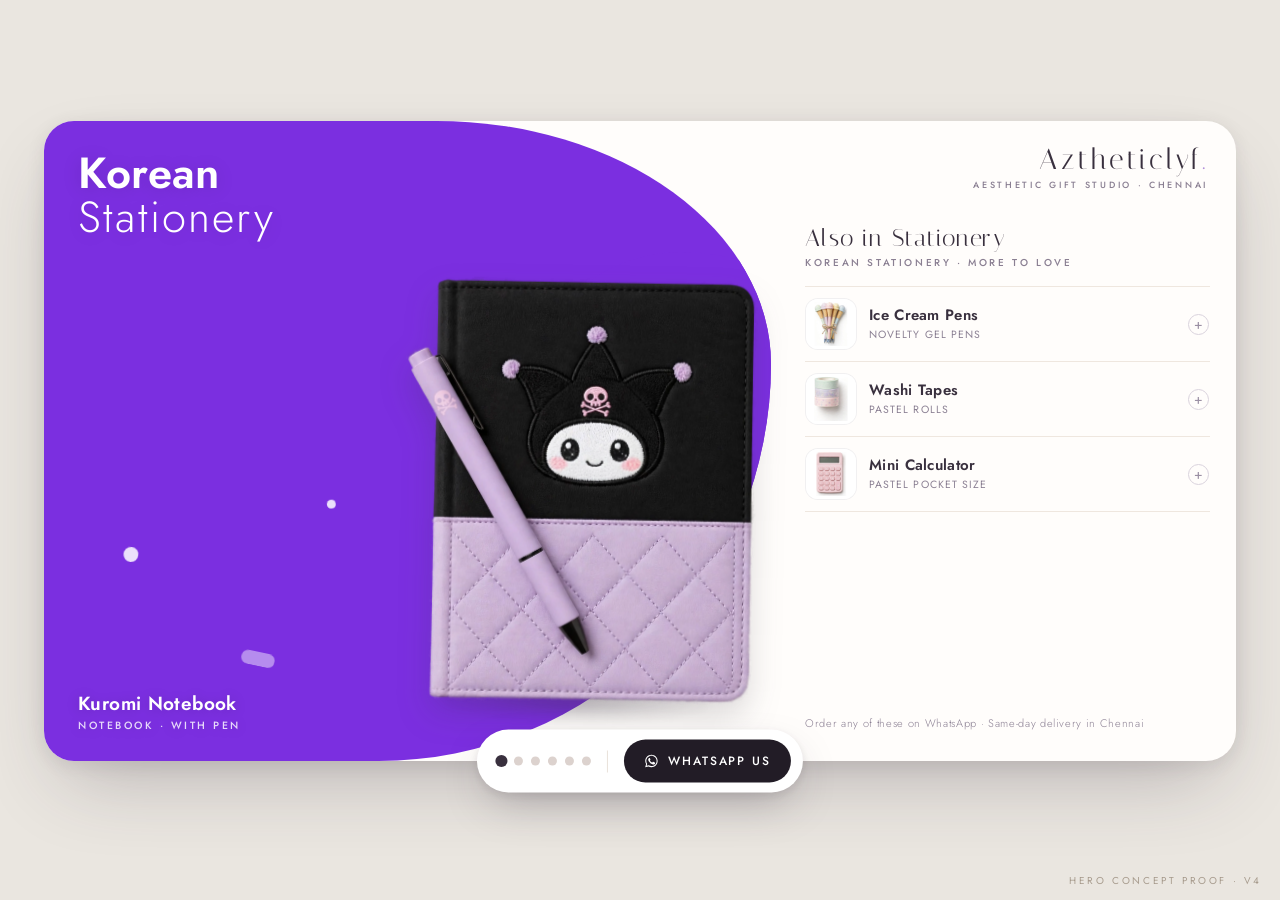
<file: proof4/index.html>
<!DOCTYPE html>
<html lang="en">
<head>
<meta charset="UTF-8">
<meta name="viewport" content="width=device-width, initial-scale=1.0">
<title>Aztheticlyf — Hero Proof V4 | The Card Is the Hero; the Product Tumbles</title>
<link rel="stylesheet" href="fonts.css">
<style>
  :root{
    --ground:#EAE6E0;          /* neutral warm grey, like the pin's outer ground */
    --ink:#39303E;
    --ink-soft:#8A7F92;
    --line:#EFE7DF;
  }
  *{margin:0;padding:0;box-sizing:border-box}
  html,body{min-height:100%}
  body{
    background:var(--ground);
    color:var(--ink);
    font-family:'Jost',sans-serif;
    overflow-x:hidden;
    -webkit-font-smoothing:antialiased;
  }
  /* ================= THE HERO = ONE CARD, nothing beside it ================= */
  .hero{
    min-height:100svh;
    display:flex;align-items:center;justify-content:center;
    padding:34px clamp(16px,4vw,44px) 52px;
  }
  .card-wrap{position:relative;width:100%;max-width:1240px}
  .card{
    position:relative;
    width:100%;height:min(640px,80svh);min-height:520px;
    background:#FFFDFB;
    border-radius:30px;
    overflow:hidden;
    box-shadow:0 34px 80px -22px rgba(57,48,62,.30), 0 4px 18px rgba(57,48,62,.10);
  }
  /* ---------- colour panel: FIXED geometry; two layers CROSSFADE in place ---------- */
  .blob{
    position:absolute;left:0;top:0;width:61%;height:100%;
    border-radius:var(--br, 0 46% 54% 0 / 0 38% 62% 0);
    overflow:hidden;
    background:#7B2FE0;
  }
  .blob::before{
    content:"";position:absolute;right:-15%;top:var(--bbt, 50%);
    width:var(--bbw, 52%);aspect-ratio:1;transform:translateY(-50%);
    border-radius:47% 53% 60% 40% / 55% 45% 55% 45%;
    background:inherit;
  }
  .prim{position:absolute;pointer-events:none;will-change:transform,filter;z-index:1}
  .prim.dot{border-radius:50%;background:rgba(255,255,255,.85)}
  .prim.ring{border-radius:50%;border:3px solid rgba(255,255,255,.65);background:transparent}
  .prim.pill{border-radius:999px;background:rgba(255,255,255,.45)}
  .prim.tri{background:rgba(255,255,255,.55);clip-path:polygon(50% 0,100% 100%,0 100%)}
  /* ---------- headline: a sliding TEXT STRIP clipped by the panel's edges ---------- */
  .head-clip{
    position:absolute;left:0;top:0;width:61%;height:100%;z-index:3;
    border-radius:0 46% 54% 0 / 0 38% 62% 0;
    overflow:hidden;pointer-events:none;
  }
  .head-strip{position:absolute;left:0;top:0;width:200%;height:100%;display:flex;will-change:transform}
  .head-cell{position:relative;width:50%;height:100%;flex:none}
  .cat-head{
    position:absolute;left:34px;top:30px;
    color:#fff;font-weight:600;
    font-size:clamp(32px,3.4vw,46px);line-height:1.02;letter-spacing:.005em;
    text-shadow:0 2px 20px rgba(0,0,0,.12);
  }
  .cat-head span{display:block}
  .cat-head .l2{font-weight:300;letter-spacing:.05em}
  /* ---------- store header: INSIDE the card, top-right, static ---------- */
  .store-head{
    position:absolute;right:28px;top:24px;z-index:7;text-align:right;pointer-events:none;
  }
  .store-head .wm{font-family:'Italiana',serif;font-size:29px;letter-spacing:.12em;line-height:1;color:var(--ink)}
  .store-head .wm b{font-weight:400;color:#B08FD9}
  .store-head small{
    display:block;font-family:'Jost',sans-serif;margin-top:4px;
    font-size:9px;font-weight:500;letter-spacing:.30em;
    text-transform:uppercase;color:var(--ink-soft);
  }
  /* ---------- hero product: fixed anchor; outgoing exits left, incoming tumbles from top ---------- */
  .hero-anchor{
    position:absolute;z-index:5;
    left:45%;top:57%;width:50%;height:66%;
    transform:translate(-50%,-50%);
    pointer-events:none;
  }
  .prod-layer{
    position:absolute;inset:0;
    display:flex;align-items:center;justify-content:center;
    will-change:transform,filter;
  }
  .prod-inner{position:relative;will-change:transform}
  .hero-shadow{
    position:absolute;left:8%;right:8%;bottom:-4%;height:9%;
    background:radial-gradient(ellipse at center, rgba(57,48,62,.30), rgba(57,48,62,0) 68%);
    filter:blur(6px);
  }
  .prod-inner img.hero-img{display:block;width:100%;height:auto;position:relative;z-index:1;
    filter:drop-shadow(0 16px 16px rgba(57,48,62,.18))}
  /* hamper composite (rotation 5) */
  .hamper{position:relative}
  .hamper .glow{
    position:absolute;left:50%;top:33%;width:72%;height:30%;
    transform:translate(-50%,-50%);
    background:radial-gradient(ellipse at center, rgba(255,216,158,.95) 0%, rgba(255,216,158,.45) 45%, rgba(255,216,158,0) 72%);
    mix-blend-mode:screen;z-index:2;pointer-events:none;will-change:opacity,transform;
  }
  .hamper .bow{
    position:absolute;z-index:5;left:33.5%;top:-4.5%;width:31%;
    transform-origin:50% 18%;will-change:transform;pointer-events:none;
  }
  /* ---------- product tag: fixed box inside the panel; text swaps in place ---------- */
  .hero-tag{
    position:absolute;left:34px;bottom:28px;z-index:4;color:#fff;
    text-shadow:0 1px 14px rgba(0,0,0,.18);
    will-change:opacity;
  }
  .hero-tag .pname{font-size:19px;font-weight:600;letter-spacing:.02em;line-height:1.15}
  .hero-tag .pdesc{
    margin-top:3px;font-size:10.5px;font-weight:500;
    letter-spacing:.24em;text-transform:uppercase;color:rgba(255,255,255,.82);
  }
  /* ---------- side rail: fixed frame; names swap early, thumbnails swap late ---------- */
  .rail{
    position:absolute;right:0;top:0;width:39%;height:100%;z-index:6;
    padding:104px 26px 30px 34px;
    display:flex;flex-direction:column;
  }
  .rail-title{font-family:'Italiana',serif;font-size:24px;letter-spacing:.05em;line-height:1.1}
  .rail-sub{
    margin-top:4px;font-size:10px;font-weight:500;
    letter-spacing:.26em;text-transform:uppercase;color:var(--ink-soft);
  }
  .rows{margin-top:16px}
  .srow{
    display:grid;grid-template-columns:52px 1fr 22px;
    align-items:center;column-gap:12px;
    padding:11px 0;border-bottom:1px solid var(--line);
  }
  .srow:first-child{border-top:1px solid var(--line)}
  .sthumb{
    width:52px;height:52px;border-radius:13px;overflow:hidden;
    border:1px solid rgba(57,48,62,.07);background:#fff;
  }
  .sthumb img{width:100%;height:100%;object-fit:cover;display:block}
  .sname-clip{overflow:hidden}
  .sname{display:block;font-weight:600;font-size:15px;letter-spacing:.02em;line-height:1.15;will-change:transform}
  .sdetail{font-size:10.5px;font-weight:400;letter-spacing:.10em;color:var(--ink-soft);text-transform:uppercase;margin-top:2px}
  .sdetail.price{color:#7B2FE0;font-weight:600}
  .plus{
    width:21px;height:21px;border-radius:50%;
    border:1.5px solid #D9D2DC;color:#9A8FA3;
    display:flex;align-items:center;justify-content:center;
    font-size:14px;line-height:1;padding-bottom:1px;
  }
  .rail-note{margin-top:auto;font-size:11px;font-weight:300;letter-spacing:.06em;color:var(--ink-soft)}
  /* ---------- floating pill toolbar: bottom-centre of the card (like the pin) ---------- */
  .toolbar{
    position:absolute;left:50%;bottom:0;z-index:30;
    transform:translate(-50%,50%);
    display:flex;align-items:center;gap:16px;
    background:#fff;border-radius:999px;
    padding:10px 12px 10px 20px;
    box-shadow:0 18px 44px -12px rgba(57,48,62,.35), 0 3px 10px rgba(57,48,62,.10);
  }
  .dots{display:flex;gap:8px;align-items:center}
  .dotk{width:9px;height:9px;border-radius:50%;background:#DCD2CE;transition:transform .35s ease, background .35s ease}
  .dotk.on{transform:scale(1.35);background:var(--ink)}
  .toolbar .sep{width:1px;height:22px;background:#E9E2DA}
  .wa{
    display:inline-flex;align-items:center;gap:9px;
    background:#221C26;color:#fff;text-decoration:none;
    font-size:12px;font-weight:500;letter-spacing:.16em;text-transform:uppercase;
    padding:12px 20px 13px;border-radius:999px;
    transition:background .3s ease;white-space:nowrap;
  }
  .wa:hover{background:#1FA855}
  .wa svg{width:15px;height:15px;fill:#fff;flex:none}
  .proof-tag{
    position:fixed;right:18px;bottom:12px;z-index:50;
    font-size:10px;letter-spacing:.26em;text-transform:uppercase;color:#A79B8D;
  }
  /* ================= mobile: card stacks internally, still nothing outside ================= */
  @media (max-width:820px){
    .hero{padding:20px 14px 44px;align-items:flex-start}
    .card{height:600px;min-height:600px;border-radius:24px}
    .blob{width:100%;height:52%;border-radius:0 0 46% 54% / 0 0 26% 26%}
    .blob::before{right:auto;left:50%;top:auto;bottom:-32%;transform:translateX(-50%);width:58%}
    .head-clip{width:100%;height:52%;border-radius:0 0 46% 54% / 0 0 26% 26%}
    .cat-head{left:22px;top:20px;font-size:30px}
    .store-head{right:18px;top:16px}
    .store-head .wm{font-size:20px;color:#fff;text-shadow:0 1px 12px rgba(0,0,0,.25)}
    .store-head small{color:rgba(255,255,255,.85)}
    .hero-anchor{left:50%;top:31%;width:62%;height:50%}
    .hero-tag{left:22px;bottom:auto;top:110px}
    .hero-tag .pname{font-size:15px}
    .rail{width:100%;height:48%;top:auto;bottom:0;padding:52px 20px 14px}
    .rail-title{font-size:20px}
    .rows{margin-top:6px}
    .srow{padding:6px 0;grid-template-columns:42px 1fr 20px}
    .sthumb{width:42px;height:42px;border-radius:11px}
    .sname{font-size:13.5px}
    .rail-note{display:none}
    .toolbar{gap:11px;padding:8px 9px 8px 15px;max-width:94vw}
    .toolbar .wa{font-size:10.5px;padding:10px 15px 11px;letter-spacing:.10em}
    .proof-tag{display:none}
  }
</style>
</head>
<body>

<!-- ===== THE HERO: one card. Everything lives inside it. Nothing beside it. ===== -->
<section class="hero">
  <div class="card-wrap">
    <div class="card" id="card">

      <!-- colour panel: two fixed layers that crossfade in place -->
      <div class="blob" id="blobA"></div>
      <div class="blob" id="blobB"></div>

      <!-- headline: sliding text strip, clipped by the panel's edges -->
      <div class="head-clip">
        <div class="head-strip" id="headStrip">
          <div class="head-cell"><div class="cat-head"><span id="catL1a">Korean</span><span class="l2" id="catL2a">Stationery</span></div></div>
          <div class="head-cell"><div class="cat-head"><span id="catL1b">Korean</span><span class="l2" id="catL2b">Stationery</span></div></div>
        </div>
      </div>

      <!-- store header inside the card (static) -->
      <div class="store-head">
        <div class="wm">Aztheticlyf<b>.</b></div>
        <small>Aesthetic Gift Studio &middot; Chennai</small>
      </div>

      <!-- hero product stage: fixed anchor, two product layers -->
      <div class="hero-anchor" id="heroAnchor">
        <div class="prod-layer" id="prodA"><div class="prod-inner" id="prodInnerA"></div></div>
        <div class="prod-layer" id="prodB"><div class="prod-inner" id="prodInnerB"></div></div>
      </div>

      <!-- product tag: fixed box; text swaps in place -->
      <div class="hero-tag" id="heroTag">
        <div class="pname" id="pname">Kuromi Notebook</div>
        <div class="pdesc" id="pdesc">Notebook &middot; with pen</div>
      </div>

      <!-- side rail: fixed frame; content swaps in place, in two stages -->
      <div class="rail">
        <div class="rail-head" id="railHead">
          <div class="rail-title" id="railTitle">Also in Stationery</div>
          <div class="rail-sub" id="railSub">Korean Stationery &middot; more to love</div>
        </div>
        <div class="rows" id="rows"></div>
        <div class="rail-note">Order any of these on WhatsApp &middot; Same-day delivery in Chennai</div>
      </div>

    </div>

    <!-- floating pill toolbar, bottom-centre of the card -->
    <div class="toolbar">
      <div class="dots" id="dots"></div>
      <div class="sep"></div>
      <a class="wa" href="https://wa.me/916387903663?text=Hi%20Aztheticlyf!%20I%27d%20like%20to%20order%20a%20gift%20hamper." target="_blank" rel="noopener">
        <svg viewBox="0 0 24 24" aria-hidden="true"><path d="M12.04 2C6.58 2 2.13 6.45 2.13 11.91c0 1.75.46 3.45 1.32 4.95L2 22l5.25-1.38a9.9 9.9 0 0 0 4.79 1.22c5.46 0 9.9-4.45 9.9-9.91C21.95 6.45 17.5 2 12.04 2zm0 18.13a8.2 8.2 0 0 1-4.19-1.15l-.3-.18-3.12.82.83-3.04-.2-.31a8.2 8.2 0 0 1-1.26-4.38c0-4.54 3.7-8.24 8.24-8.24 4.54 0 8.24 3.7 8.24 8.24 0 4.54-3.7 8.24-8.24 8.24zm4.52-6.16c-.25-.12-1.47-.72-1.69-.81-.22-.08-.39-.12-.55.13-.16.24-.64.8-.78.97-.14.16-.29.18-.54.06-.25-.13-1.05-.38-2-1.23-.73-.66-1.23-1.47-1.38-1.72-.14-.25-.01-.38.11-.51.11-.11.25-.29.37-.43.12-.15.16-.25.25-.41.08-.17.04-.31-.02-.43-.06-.13-.55-1.32-.76-1.84-.2-.48-.41-.42-.56-.43h-.48c-.17 0-.43.06-.68.31-.25.25-.93.92-.93 2.27 0 1.34.98 2.64 1.11 2.82.14.18 1.93 2.95 4.68 4.13.65.28 1.16.45 1.56.58.65.21 1.25.18 1.72.11.53-.08 1.47-.6 1.69-1.28.22-.68.22-1.27.16-1.39-.06-.13-.23-.2-.48-.32z"/></svg>
        WhatsApp Us
      </a>
    </div>
  </div>
</section>

<div class="proof-tag">Hero concept proof &middot; V4</div>

<script src="assets/gsap.min.js"></script>
<script>
(function(){
  "use strict";
  /* ==================================================================
     V4 — THE CARD IS THE WHOLE HERO, and the card NEVER moves.
     Choreography follows the 90fps measured re-study of the pin
     (ADDENDUM-90FPS.md), transition-local u in [0,1] over a 1.0s
     transition (hold 2.2s, slot 3.2s, loop 19.2s):
       headline strip slides left          u 0.02 - 0.47
       panel crossfades in place           u 0.05 - 0.70
       table names hard-swap               u 0.20   (outgoing names
                                            micro-slide + clip first)
       product tag swaps (fast crossfade)  u ~0.25
       product HOLDS STILL                 u 0    - 0.35
       outgoing product swings out left    u 0.35 - 0.65
       thumbnails swap (they lag)          u 0.88
       incoming product tumbles from top   u 0.55 - 1.00, tipped ~-86deg
                                            until u 0.88, spring-settles
                                            LAST at u 1.00
       primitives swing early, blurred     u 0.05 - 0.40
     Everything is a pure function of loop time on one master clock.
     ================================================================== */
  var SLOT = 3.2, HOLD = 2.2, TURN = 1.0, N = 6;
  var HERO_SCALE = 0.82;   /* hero products rendered at 82% of their original size (user: a bit smaller) */
  var LOOP = SLOT * N;
  var HOLD_F = HOLD / SLOT, TURN_F = TURN / SLOT;

  var ROTS = [
    { cat:"Korean Stationery", l1:"Korean", l2:"Stationery", color:"#7B2FE0", rgb:[123,47,224],
      shape:{br:"0 46% 54% 0 / 0 38% 62% 0", bbw:"52%", bbt:"50%"},
      hero:{src:"assets/hero-notebook.png", w:36, alt:"Kuromi notebook with pen"},
      pname:"Kuromi Notebook", pdesc:"Notebook &middot; with pen",
      rail:"Also in Stationery",
      rows:[
        {img:"assets/thumb-pens.png",       name:"Ice Cream Pens",  detail:"Novelty gel pens"},
        {img:"assets/thumb-washi.png",      name:"Washi Tapes",     detail:"Pastel rolls"},
        {img:"assets/thumb-calculator.png", name:"Mini Calculator", detail:"Pastel pocket size"}
      ]},
    { cat:"Hair Accessories", l1:"Hair", l2:"Accessories", color:"#FF5C93", rgb:[255,92,147],
      shape:{br:"0 52% 48% 0 / 0 44% 56% 0", bbw:"46%", bbt:"44%"},
      hero:{src:"assets/item-claw.png", w:44, alt:"Korean tulip fur claw clip"},
      pname:"Korean Tulip Fur Claw", pdesc:"Pastel claw clip",
      rail:"Also in Hair",
      rows:[
        {img:"assets/thumb-scrunchie.png", name:"Satin Scrunchies", detail:"Set of 4"},
        {img:"assets/thumb-butterfly.png", name:"Butterfly Clips",  detail:"Pastel set"},
        {img:"assets/thumb-bow.png",       name:"Statement Bow",    detail:"Satin ribbon"}
      ]},
    { cat:"Beauty", l1:"Beauty", l2:"Minis", color:"#E64980", rgb:[230,73,128],
      shape:{br:"0 42% 58% 0 / 0 34% 66% 0", bbw:"58%", bbt:"56%"},
      hero:{src:"assets/hero-lipstick.png", w:21, alt:"Panda lipstick"},
      pname:"Panda Lipstick", pdesc:"Cute novelty tube",
      rail:"Also in Beauty",
      rows:[
        {img:"assets/thumb-lipgloss.png", name:"Ice Cream Lip Gloss",     detail:"Glossy shine"},
        {img:"assets/thumb-keychain.png", name:"Panda Lipstick Keychain", detail:"Mini charm"},
        {img:"assets/thumb-sponges.png",  name:"Makeup Sponge Set",       detail:"Beauty blenders"}
      ]},
    { cat:"Jewellery", l1:"Anti-Tarnish", l2:"Jewellery", color:"#D9A62E", rgb:[217,166,46],
      shape:{br:"0 50% 50% 0 / 0 40% 60% 0", bbw:"49%", bbt:"47%"},
      hero:{src:"assets/hero-bracelet.png", w:34, alt:"Gold tulip bracelet"},
      pname:"Tulip Bracelet", pdesc:"Stainless steel &middot; anti-tarnish",
      rail:"Also in Jewellery",
      rows:[
        {img:"assets/thumb-oxidised.png",     name:"Oxidised Earrings", detail:"Floral &middot; pearl drops"},
        {img:"assets/thumb-jhumka.png",       name:"Jhumka Collection", detail:"Traditional bells"},
        {img:"assets/thumb-jewellerybox.png", name:"Jewellery Box",     detail:"\u20B9149", price:true}
      ]},
    { cat:"Gift Hampers", l1:"Gift", l2:"Hampers", color:"#9E7BFF", rgb:[158,123,255],
      shape:{br:"0 44% 56% 0 / 0 36% 64% 0", bbw:"55%", bbt:"52%"},
      hero:{hamper:true, w:47, alt:"Aztheticlyf signature gift hamper box"},
      pname:"Signature Hamper Box", pdesc:"Customised for them",
      rail:"Also in Hampers",
      rows:[
        {img:"assets/thumb-purplehamper.png", name:"Purple Hamper",             detail:"From \u20B9499", price:true},
        {img:"assets/thumb-saree.png",        name:"\u0BA4\u0BBERA Saree Hamper", detail:"\u20B9999", price:true},
        {img:"assets/thumb-kidshamper.png",   name:"Kids Hamper",               detail:"\u20B9499", price:true}
      ]},
    { cat:"Kids", l1:"Kids", l2:"Gifting", color:"#2F7CF6", rgb:[47,124,246],
      shape:{br:"0 54% 46% 0 / 0 46% 54% 0", bbw:"44%", bbt:"42%"},
      hero:{src:"assets/item-teddy.png", w:37, alt:"Teddy hamper teddy bear"},
      pname:"Teddy Hamper", pdesc:"Soft teddy &middot; mini goodies",
      rail:"Also in Kids",
      rows:[
        {img:"assets/thumb-unicorn.png",   name:"Unicorn Hamper",       detail:"Pastel dream box"},
        {img:"assets/thumb-kuromibox.png", name:"Kuromi Labubu Hamper", detail:"Notebooks &amp; pens"},
        {img:"assets/thumb-mystery.png",   name:"Mystery Scoop Box",    detail:"Surprise scoops"}
      ]}
  ];
  var PRIMS = [
    {kind:"dot",  x:10, y:66, s:15, p:0.0},
    {kind:"pill", x:28, y:82, s:34, p:1.7},
    {kind:"ring", x:74, y:30, s:22, p:3.1},
    {kind:"tri",  x:90, y:58, s:14, p:4.4},
    {kind:"dot",  x:40, y:60, s:9,  p:5.6}
  ];

  /* ---------- refs ---------- */
  var card     = document.getElementById("card");
  var blobEls  = [document.getElementById("blobA"), document.getElementById("blobB")];
  var strip    = document.getElementById("headStrip");
  var catL1    = [document.getElementById("catL1a"), document.getElementById("catL1b")];
  var catL2    = [document.getElementById("catL2a"), document.getElementById("catL2b")];
  var heroTag  = document.getElementById("heroTag");
  var pname    = document.getElementById("pname");
  var pdesc    = document.getElementById("pdesc");
  var railTitle= document.getElementById("railTitle");
  var railSub  = document.getElementById("railSub");
  var rowsEl   = document.getElementById("rows");
  var prodEls  = [document.getElementById("prodA"), document.getElementById("prodB")];
  var prodInners = [document.getElementById("prodInnerA"), document.getElementById("prodInnerB")];
  var dotsEl   = document.getElementById("dots");

  /* primitives live inside each blob layer (they crossfade with their panel) */
  var primSets = blobEls.map(function(blob){
    return PRIMS.map(function(p){
      var d = document.createElement("div");
      d.className = "prim " + p.kind;
      d.style.left = p.x + "%"; d.style.top = p.y + "%";
      d.style.width = p.s + "px";
      d.style.height = (p.kind === "pill" ? Math.round(p.s * 0.42) : p.s) + "px";
      blob.appendChild(d);
      return d;
    });
  });

  /* side-list rows: built once; names and thumbnails are rewritten at
     different instants (names u=0.20, thumbnails u=0.88) */
  var rowEls = [];
  for (var ri = 0; ri < 3; ri++){
    var row = document.createElement("div");
    row.className = "srow";
    row.innerHTML =
      '<div class="sthumb"><img alt=""></div>' +
      '<div><div class="sname-clip"><span class="sname"></span></div><div class="sdetail"></div></div>' +
      '<div class="plus">+</div>';
    rowsEl.appendChild(row);
    rowEls.push({
      img: row.querySelector("img"),
      name: row.querySelector(".sname"),
      detail: row.querySelector(".sdetail")
    });
  }

  /* dots: built once; only the .on class moves */
  var dotEls = ROTS.map(function(){
    var d = document.createElement("div");
    d.className = "dotk";
    dotsEl.appendChild(d);
    return d;
  });

  /* preload hero images so swaps never flicker */
  ROTS.forEach(function(r){ if (r.hero.src){ var im = new Image(); im.src = r.hero.src; } });

  /* ---------- content loaders (cached; DOM writes only on change) ---------- */
  var blobRot = [-1, -1];
  function loadBlob(L, i){
    if (blobRot[L] === i) return;
    blobRot[L] = i;
    var b = blobEls[L];
    b.style.background = ROTS[i].color;
    b.style.setProperty("--br", ROTS[i].shape.br);
    b.style.setProperty("--bbw", ROTS[i].shape.bbw);
    b.style.setProperty("--bbt", ROTS[i].shape.bbt);
  }

  var prodRot = [-1, -1];
  function loadProd(L, i){
    if (prodRot[L] === i) return;
    prodRot[L] = i;
    var r = ROTS[i], inner = prodInners[L];
    if (r.hero.hamper){
      inner.innerHTML =
        '<div class="hamper">' +
          '<div class="hero-shadow"></div>' +
          '<img class="hero-img" src="assets/box.png" alt="' + r.hero.alt + '">' +
          '<div class="glow"></div>' +
          '<img class="bow" src="assets/bow.png" alt="" aria-hidden="true">' +
        '</div>';
    } else {
      inner.innerHTML =
        '<div class="hero-shadow"></div>' +
        '<img class="hero-img" src="' + r.hero.src + '" alt="' + r.hero.alt + '">';
    }
    inner.style.width = (card.clientWidth * r.hero.w / 100 * HERO_SCALE) + "px";
  }

  var headKey = "";
  function setHeadline(a, b){
    var key = a + "|" + b;
    if (headKey === key) return;
    headKey = key;
    catL1[0].textContent = ROTS[a].l1; catL2[0].textContent = ROTS[a].l2;
    catL1[1].textContent = ROTS[b].l1; catL2[1].textContent = ROTS[b].l2;
  }

  var namesIdx = -1;
  function applyNames(i){
    if (namesIdx === i) return;
    namesIdx = i;
    railTitle.textContent = ROTS[i].rail;
    railSub.innerHTML = ROTS[i].cat + " &middot; more to love";
    ROTS[i].rows.forEach(function(row, k){
      rowEls[k].name.innerHTML = row.name;
      rowEls[k].detail.innerHTML = row.detail;
      rowEls[k].detail.className = "sdetail" + (row.price ? " price" : "");
    });
  }
  var thumbsIdx = -1;
  function applyThumbs(i){
    if (thumbsIdx === i) return;
    thumbsIdx = i;
    ROTS[i].rows.forEach(function(row, k){ rowEls[k].img.src = row.img; });
  }
  var tagIdx = -1;
  function applyTag(i){
    if (tagIdx === i) return;
    tagIdx = i;
    pname.innerHTML = ROTS[i].pname;
    pdesc.innerHTML = ROTS[i].pdesc;
  }
  var dotIdx = -1;
  function applyDots(i){
    if (dotIdx === i) return;
    dotIdx = i;
    dotEls.forEach(function(d, k){ d.classList.toggle("on", k === i); });
  }

  /* ---------- helpers ---------- */
  function clamp01(v){ return v < 0 ? 0 : (v > 1 ? 1 : v); }
  function smooth(u){ u = clamp01(u); return u * u * (3 - 2 * u); }
  function easeOutBack(u, c){ u = clamp01(u); return 1 + (c + 1) * Math.pow(u - 1, 3) + c * Math.pow(u - 1, 2); }

  var reduced = window.matchMedia("(prefers-reduced-motion: reduce)").matches;

  /* ---------- master frame ---------- */
  function frame(time){
    var lt = time % LOOP;
    var slotPos = lt / SLOT;
    var g = Math.floor(slotPos);
    var frac = slotPos - g;
    var inTurn = frac > HOLD_F;
    var u = inTurn ? (frac - HOLD_F) / TURN_F : 0;      /* transition-local 0..1 */
    var cur = g, nxt = (g + 1) % N;
    var parity = Math.floor(time / SLOT) % 2;            /* absolute slot parity: layer roles */
    var W2 = 2 * Math.PI / LOOP;

    /* ===== PANEL: crossfade in place (incoming layer fades OVER outgoing) ===== */
    var Lcur = parity, Lnxt = 1 - parity;
    loadBlob(Lcur, cur); loadBlob(Lnxt, nxt);
    var cross = inTurn ? smooth((u - 0.05) / 0.65) : 0;
    blobEls[Lcur].style.opacity = "1";
    blobEls[Lcur].style.zIndex = "0";
    blobEls[Lnxt].style.opacity = cross.toFixed(3);
    blobEls[Lnxt].style.zIndex = "1";

    /* primitives: gentle loop-periodic drift; during the early transition
       they swing across, slightly blurred (measured: u 0.05-0.40) */
    var sp = (inTurn && u < 0.45) ? Math.sin(Math.PI * clamp01((u - 0.05) / 0.35)) : 0;
    for (var L = 0; L < 2; L++){
      for (var k = 0; k < primSets[L].length; k++){
        var P = PRIMS[k];
        var dx = Math.sin(lt * W2 * 2 + P.p * 1.9) * 9  - 36 * sp;
        var dy = Math.cos(lt * W2 * 3 + P.p * 2.4) * 11 - 13 * sp;
        var rr = Math.sin(lt * W2 + P.p) * 14 + 22 * sp;
        primSets[L][k].style.transform = "translate(" + dx.toFixed(1) + "px," + dy.toFixed(1) + "px) rotate(" + rr.toFixed(1) + "deg)";
        primSets[L][k].style.filter = sp > 0.25 ? "blur(" + (1.3 * sp).toFixed(2) + "px)" : "";
      }
    }

    /* ===== HEADLINE: strip slides left, clipped by the panel (u 0.02-0.47) ===== */
    if (inTurn){
      setHeadline(cur, nxt);
      var slide = smooth((u - 0.02) / 0.45);
      strip.style.transform = "translateX(" + (-50 * slide).toFixed(3) + "%)";
    } else {
      setHeadline(cur, cur);
      strip.style.transform = "translateX(0%)";
    }

    /* ===== TABLE: names swap at u=0.20 (micro-slide + clip before),
           thumbnails lag to u=0.88 ===== */
    var nameSlide = (inTurn && u < 0.20) ? -16 * clamp01((u - 0.03) / 0.17) : 0;
    applyNames((inTurn && u >= 0.20) ? nxt : cur);
    rowEls.forEach(function(rw){ rw.name.style.transform = "translateX(" + nameSlide.toFixed(1) + "px)"; });
    applyThumbs((inTurn && u >= 0.88) ? nxt : cur);

    /* ===== PRODUCT TAG: fast crossfade swap centred on u=0.25 ===== */
    var tagFade = inTurn ? clamp01(Math.abs(u - 0.25) / 0.05) : 1;
    applyTag((inTurn && u >= 0.25) ? nxt : cur);
    heroTag.style.opacity = tagFade.toFixed(3);

    applyDots((inTurn && u >= 0.5) ? nxt : cur);

    /* ===== PRODUCT: still, exit left, tumble in from the top, settle last ===== */
    var Pcur = prodEls[parity], Pnxt = prodEls[1 - parity];
    var Icur = prodInners[parity], Inxt = prodInners[1 - parity];
    loadProd(parity, cur);
    if (inTurn) loadProd(1 - parity, nxt);

    /* hold-float: amplitude tapers out over the last 0.25s of the hold and
       back in over the first 0.25s, so the product is pixel-still from the
       moment the transition begins (measured: still for u 0-0.35) */
    var slotT = lt - g * SLOT;
    var amp = 1;
    if (inTurn) amp = 0;
    else if (slotT > HOLD - 0.25) amp = (HOLD - slotT) / 0.25;
    else if (slotT < 0.25) amp = slotT / 0.25;
    var bobA  = Math.sin(lt * W2 * 3) * 5 * amp;
    var swayA = Math.sin(lt * W2 * 2) * 1.4 * amp;
    Icur.style.transform = "translateY(" + bobA.toFixed(2) + "px) rotate(" + swayA.toFixed(3) + "deg)";

    /* hamper life (bow sway + glow breathing; only exists on rotation 5) */
    [Icur, Inxt].forEach(function(inner){
      var bow = inner.querySelector(".bow"), glow = inner.querySelector(".glow");
      if (bow){
        bow.style.transform = "rotate(" + (Math.sin(lt * W2 * 3 + 1.1) * 2.4 - 2).toFixed(3) + "deg)";
        var breathe = 0.62 + 0.30 * (0.5 + 0.5 * Math.sin(lt * W2 * 4));
        glow.style.opacity = breathe.toFixed(3);
        glow.style.transform = "translate(-50%,-50%) scale(" + (1 + 0.05 * Math.sin(lt * W2 * 4)).toFixed(3) + ")";
      }
    });

    if (!inTurn){
      Pcur.style.display = "flex";
      Pcur.style.transform = "";
      Pcur.style.filter = "";
      Pnxt.style.display = "none";
    } else {
      /* outgoing: still until u=0.35, then swings out to the left */
      var exitP = smooth((u - 0.35) / 0.30);
      Pcur.style.display = "flex";
      Pcur.style.transform = exitP > 0 ?
        "translateX(" + (-165 * exitP).toFixed(2) + "%) rotate(" + (-16 * exitP).toFixed(2) + "deg)" : "";
      Pcur.style.filter = exitP > 0 && exitP < 1 ? "blur(" + (3 * Math.sin(Math.PI * exitP)).toFixed(2) + "px)" : "";
      /* incoming: tumbles in from the top from u=0.55; travels down to
         centre by u~0.92 while still tipped ~-86deg, then spring-settles */
      if (u < 0.55){
        Pnxt.style.display = "none";
      } else {
        var t = (u - 0.55) / 0.45;
        var posP = smooth((u - 0.55) / 0.37);
        var rotP = easeOutBack((u - 0.88) / 0.12, 1.8);
        var ty = -118 * (1 - posP);
        var tx = -5 * (1 - posP);
        var rot = -86 * (1 - rotP);
        var tblur = 4 * Math.sin(Math.PI * clamp01(t)) * (1 - clamp01((u - 0.88) / 0.12));
        Pnxt.style.display = "flex";
        Pnxt.style.transform = "translate(" + tx.toFixed(2) + "%, " + ty.toFixed(2) + "%) rotate(" + rot.toFixed(2) + "deg)";
        Pnxt.style.filter = tblur > 0.25 ? "blur(" + tblur.toFixed(2) + "px)" : "";
        Inxt.style.transform = "";
      }
    }
  }

  if (reduced){
    loadBlob(0, 0); loadBlob(1, 0);
    blobEls[0].style.opacity = "1"; blobEls[1].style.opacity = "0";
    setHeadline(0, 0);
    applyNames(0); applyThumbs(0); applyTag(0); applyDots(0);
    loadProd(0, 0);
    prodEls[0].style.display = "flex";
    prodEls[1].style.display = "none";
  } else {
    gsap.ticker.add(function(){ frame(gsap.ticker.time); });
  }
})();
</script>
</body>
</html>
</file>
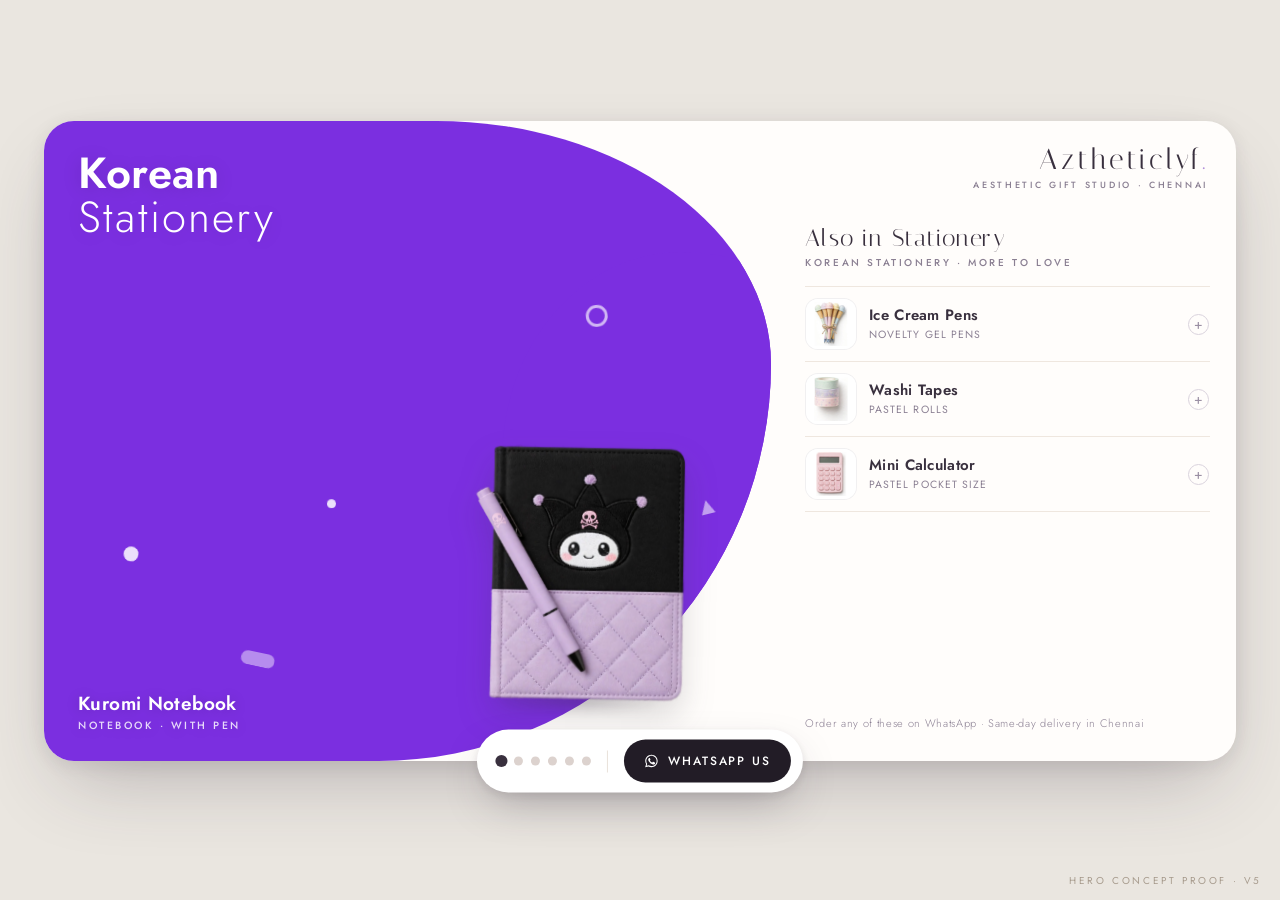
<file: proof5/index.html>
<!DOCTYPE html>
<html lang="en">
<head>
<meta charset="UTF-8">
<meta name="viewport" content="width=device-width, initial-scale=1.0">
<title>Aztheticlyf — Hero Proof V5 | Cutouts at Real-World Sizes</title>
<link rel="stylesheet" href="fonts.css">
<style>
  :root{
    --ground:#EAE6E0;          /* neutral warm grey, like the pin's outer ground */
    --ink:#39303E;
    --ink-soft:#8A7F92;
    --line:#EFE7DF;
  }
  *{margin:0;padding:0;box-sizing:border-box}
  html,body{min-height:100%}
  body{
    background:var(--ground);
    color:var(--ink);
    font-family:'Jost',sans-serif;
    overflow-x:hidden;
    -webkit-font-smoothing:antialiased;
  }
  /* ================= THE HERO = ONE CARD, nothing beside it ================= */
  .hero{
    min-height:100svh;
    display:flex;align-items:center;justify-content:center;
    padding:34px clamp(16px,4vw,44px) 52px;
  }
  .card-wrap{position:relative;width:100%;max-width:1240px}
  .card{
    position:relative;
    width:100%;height:min(640px,80svh);min-height:520px;
    background:#FFFDFB;
    border-radius:30px;
    overflow:hidden;
    box-shadow:0 34px 80px -22px rgba(57,48,62,.30), 0 4px 18px rgba(57,48,62,.10);
  }
  /* ---------- colour panel: FIXED geometry; two layers CROSSFADE in place ---------- */
  .blob{
    position:absolute;left:0;top:0;width:61%;height:100%;
    border-radius:var(--br, 0 46% 54% 0 / 0 38% 62% 0);
    overflow:hidden;
    background:#7B2FE0;
  }
  .blob::before{
    content:"";position:absolute;right:-15%;top:var(--bbt, 50%);
    width:var(--bbw, 52%);aspect-ratio:1;transform:translateY(-50%);
    border-radius:47% 53% 60% 40% / 55% 45% 55% 45%;
    background:inherit;
  }
  .prim{position:absolute;pointer-events:none;will-change:transform,filter;z-index:1}
  .prim.dot{border-radius:50%;background:rgba(255,255,255,.85)}
  .prim.ring{border-radius:50%;border:3px solid rgba(255,255,255,.65);background:transparent}
  .prim.pill{border-radius:999px;background:rgba(255,255,255,.45)}
  .prim.tri{background:rgba(255,255,255,.55);clip-path:polygon(50% 0,100% 100%,0 100%)}
  /* ---------- headline: a sliding TEXT STRIP clipped by the panel's edges ---------- */
  .head-clip{
    position:absolute;left:0;top:0;width:61%;height:100%;z-index:3;
    border-radius:0 46% 54% 0 / 0 38% 62% 0;
    overflow:hidden;pointer-events:none;
  }
  .head-strip{position:absolute;left:0;top:0;width:200%;height:100%;display:flex;will-change:transform}
  .head-cell{position:relative;width:50%;height:100%;flex:none}
  .cat-head{
    position:absolute;left:34px;top:30px;
    color:#fff;font-weight:600;
    font-size:clamp(32px,3.4vw,46px);line-height:1.02;letter-spacing:.005em;
    text-shadow:0 2px 20px rgba(0,0,0,.12);
  }
  .cat-head span{display:block}
  .cat-head .l2{font-weight:300;letter-spacing:.05em}
  /* ---------- store header: INSIDE the card, top-right, static ---------- */
  .store-head{
    position:absolute;right:28px;top:24px;z-index:7;text-align:right;pointer-events:none;
  }
  .store-head .wm{font-family:'Italiana',serif;font-size:29px;letter-spacing:.12em;line-height:1;color:var(--ink)}
  .store-head .wm b{font-weight:400;color:#B08FD9}
  .store-head small{
    display:block;font-family:'Jost',sans-serif;margin-top:4px;
    font-size:9px;font-weight:500;letter-spacing:.30em;
    text-transform:uppercase;color:var(--ink-soft);
  }
  /* ---------- hero product: fixed anchor; outgoing exits left, incoming tumbles from top ---------- */
  .hero-anchor{
    position:absolute;z-index:5;
    left:45%;top:57%;width:50%;height:66%;
    transform:translate(-50%,-50%);
    pointer-events:none;
  }
  .prod-layer{
    position:absolute;inset:0;
    display:flex;align-items:flex-end;justify-content:center;
    will-change:transform,filter;
  }
  .prod-inner{position:relative;will-change:transform}
  .hero-shadow{
    position:absolute;left:8%;right:8%;bottom:-4%;height:9%;
    background:radial-gradient(ellipse at center, rgba(57,48,62,.30), rgba(57,48,62,0) 68%);
    filter:blur(6px);
  }
  .prod-inner img.hero-img{display:block;height:100%;width:auto;position:relative;z-index:1;
    filter:drop-shadow(0 16px 16px rgba(57,48,62,.18))}
  /* hamper composite (rotation 5) */
  .hamper{position:relative}
  .hamper .glow{
    position:absolute;left:50%;top:33%;width:72%;height:30%;
    transform:translate(-50%,-50%);
    background:radial-gradient(ellipse at center, rgba(255,216,158,.95) 0%, rgba(255,216,158,.45) 45%, rgba(255,216,158,0) 72%);
    mix-blend-mode:screen;z-index:2;pointer-events:none;will-change:opacity,transform;
  }
  .hamper .bow{
    position:absolute;z-index:5;left:33.5%;top:-4.5%;width:31%;
    transform-origin:50% 18%;will-change:transform;pointer-events:none;
  }
  /* ---------- product tag: fixed box inside the panel; text swaps in place ---------- */
  .hero-tag{
    position:absolute;left:34px;bottom:28px;z-index:4;color:#fff;
    text-shadow:0 1px 14px rgba(0,0,0,.18);
    will-change:opacity;
  }
  .hero-tag .pname{font-size:19px;font-weight:600;letter-spacing:.02em;line-height:1.15}
  .hero-tag .pdesc{
    margin-top:3px;font-size:10.5px;font-weight:500;
    letter-spacing:.24em;text-transform:uppercase;color:rgba(255,255,255,.82);
  }
  /* ---------- side rail: fixed frame; names swap early, thumbnails swap late ---------- */
  .rail{
    position:absolute;right:0;top:0;width:39%;height:100%;z-index:6;
    padding:104px 26px 30px 34px;
    display:flex;flex-direction:column;
  }
  .rail-title{font-family:'Italiana',serif;font-size:24px;letter-spacing:.05em;line-height:1.1}
  .rail-sub{
    margin-top:4px;font-size:10px;font-weight:500;
    letter-spacing:.26em;text-transform:uppercase;color:var(--ink-soft);
  }
  .rows{margin-top:16px}
  .srow{
    display:grid;grid-template-columns:52px 1fr 22px;
    align-items:center;column-gap:12px;
    padding:11px 0;border-bottom:1px solid var(--line);
  }
  .srow:first-child{border-top:1px solid var(--line)}
  .sthumb{
    width:52px;height:52px;border-radius:13px;overflow:hidden;
    border:1px solid rgba(57,48,62,.07);background:#fff;
  }
  .sthumb img{width:100%;height:100%;object-fit:cover;display:block}
  .sname-clip{overflow:hidden}
  .sname{display:block;font-weight:600;font-size:15px;letter-spacing:.02em;line-height:1.15;will-change:transform}
  .sdetail{font-size:10.5px;font-weight:400;letter-spacing:.10em;color:var(--ink-soft);text-transform:uppercase;margin-top:2px}
  .sdetail.price{color:#7B2FE0;font-weight:600}
  .plus{
    width:21px;height:21px;border-radius:50%;
    border:1.5px solid #D9D2DC;color:#9A8FA3;
    display:flex;align-items:center;justify-content:center;
    font-size:14px;line-height:1;padding-bottom:1px;
  }
  .rail-note{margin-top:auto;font-size:11px;font-weight:300;letter-spacing:.06em;color:var(--ink-soft)}
  /* ---------- floating pill toolbar: bottom-centre of the card (like the pin) ---------- */
  .toolbar{
    position:absolute;left:50%;bottom:0;z-index:30;
    transform:translate(-50%,50%);
    display:flex;align-items:center;gap:16px;
    background:#fff;border-radius:999px;
    padding:10px 12px 10px 20px;
    box-shadow:0 18px 44px -12px rgba(57,48,62,.35), 0 3px 10px rgba(57,48,62,.10);
  }
  .dots{display:flex;gap:8px;align-items:center}
  .dotk{width:9px;height:9px;border-radius:50%;background:#DCD2CE;transition:transform .35s ease, background .35s ease}
  .dotk.on{transform:scale(1.35);background:var(--ink)}
  .toolbar .sep{width:1px;height:22px;background:#E9E2DA}
  .wa{
    display:inline-flex;align-items:center;gap:9px;
    background:#221C26;color:#fff;text-decoration:none;
    font-size:12px;font-weight:500;letter-spacing:.16em;text-transform:uppercase;
    padding:12px 20px 13px;border-radius:999px;
    transition:background .3s ease;white-space:nowrap;
  }
  .wa:hover{background:#1FA855}
  .wa svg{width:15px;height:15px;fill:#fff;flex:none}
  .proof-tag{
    position:fixed;right:18px;bottom:12px;z-index:50;
    font-size:10px;letter-spacing:.26em;text-transform:uppercase;color:#A79B8D;
  }
  /* ================= mobile: card stacks internally, still nothing outside ================= */
  @media (max-width:820px){
    .hero{padding:20px 14px 44px;align-items:flex-start}
    .card{height:600px;min-height:600px;border-radius:24px}
    .blob{width:100%;height:52%;border-radius:0 0 46% 54% / 0 0 26% 26%}
    .blob::before{right:auto;left:50%;top:auto;bottom:-32%;transform:translateX(-50%);width:58%}
    .head-clip{width:100%;height:52%;border-radius:0 0 46% 54% / 0 0 26% 26%}
    .cat-head{left:22px;top:20px;font-size:30px}
    .store-head{right:18px;top:16px}
    .store-head .wm{font-size:20px;color:#fff;text-shadow:0 1px 12px rgba(0,0,0,.25)}
    .store-head small{color:rgba(255,255,255,.85)}
    .hero-anchor{left:50%;top:31%;width:62%;height:50%}
    .hero-tag{left:22px;bottom:auto;top:110px}
    .hero-tag .pname{font-size:15px}
    .rail{width:100%;height:48%;top:auto;bottom:0;padding:52px 20px 14px}
    .rail-title{font-size:20px}
    .rows{margin-top:6px}
    .srow{padding:6px 0;grid-template-columns:42px 1fr 20px}
    .sthumb{width:42px;height:42px;border-radius:11px}
    .sname{font-size:13.5px}
    .rail-note{display:none}
    .toolbar{gap:11px;padding:8px 9px 8px 15px;max-width:94vw}
    .toolbar .wa{font-size:10.5px;padding:10px 15px 11px;letter-spacing:.10em}
    .proof-tag{display:none}
  }
</style>
</head>
<body>

<!-- ===== THE HERO: one card. Everything lives inside it. Nothing beside it. ===== -->
<section class="hero">
  <div class="card-wrap">
    <div class="card" id="card">

      <!-- colour panel: two fixed layers that crossfade in place -->
      <div class="blob" id="blobA"></div>
      <div class="blob" id="blobB"></div>

      <!-- headline: sliding text strip, clipped by the panel's edges -->
      <div class="head-clip">
        <div class="head-strip" id="headStrip">
          <div class="head-cell"><div class="cat-head"><span id="catL1a">Korean</span><span class="l2" id="catL2a">Stationery</span></div></div>
          <div class="head-cell"><div class="cat-head"><span id="catL1b">Korean</span><span class="l2" id="catL2b">Stationery</span></div></div>
        </div>
      </div>

      <!-- store header inside the card (static) -->
      <div class="store-head">
        <div class="wm">Aztheticlyf<b>.</b></div>
        <small>Aesthetic Gift Studio &middot; Chennai</small>
      </div>

      <!-- hero product stage: fixed anchor, two product layers -->
      <div class="hero-anchor" id="heroAnchor">
        <div class="prod-layer" id="prodA"><div class="prod-inner" id="prodInnerA"></div></div>
        <div class="prod-layer" id="prodB"><div class="prod-inner" id="prodInnerB"></div></div>
      </div>

      <!-- product tag: fixed box; text swaps in place -->
      <div class="hero-tag" id="heroTag">
        <div class="pname" id="pname">Kuromi Notebook</div>
        <div class="pdesc" id="pdesc">Notebook &middot; with pen</div>
      </div>

      <!-- side rail: fixed frame; content swaps in place, in two stages -->
      <div class="rail">
        <div class="rail-head" id="railHead">
          <div class="rail-title" id="railTitle">Also in Stationery</div>
          <div class="rail-sub" id="railSub">Korean Stationery &middot; more to love</div>
        </div>
        <div class="rows" id="rows"></div>
        <div class="rail-note">Order any of these on WhatsApp &middot; Same-day delivery in Chennai</div>
      </div>

    </div>

    <!-- floating pill toolbar, bottom-centre of the card -->
    <div class="toolbar">
      <div class="dots" id="dots"></div>
      <div class="sep"></div>
      <a class="wa" href="https://wa.me/916387903663?text=Hi%20Aztheticlyf!%20I%27d%20like%20to%20order%20a%20gift%20hamper." target="_blank" rel="noopener">
        <svg viewBox="0 0 24 24" aria-hidden="true"><path d="M12.04 2C6.58 2 2.13 6.45 2.13 11.91c0 1.75.46 3.45 1.32 4.95L2 22l5.25-1.38a9.9 9.9 0 0 0 4.79 1.22c5.46 0 9.9-4.45 9.9-9.91C21.95 6.45 17.5 2 12.04 2zm0 18.13a8.2 8.2 0 0 1-4.19-1.15l-.3-.18-3.12.82.83-3.04-.2-.31a8.2 8.2 0 0 1-1.26-4.38c0-4.54 3.7-8.24 8.24-8.24 4.54 0 8.24 3.7 8.24 8.24 0 4.54-3.7 8.24-8.24 8.24zm4.52-6.16c-.25-.12-1.47-.72-1.69-.81-.22-.08-.39-.12-.55.13-.16.24-.64.8-.78.97-.14.16-.29.18-.54.06-.25-.13-1.05-.38-2-1.23-.73-.66-1.23-1.47-1.38-1.72-.14-.25-.01-.38.11-.51.11-.11.25-.29.37-.43.12-.15.16-.25.25-.41.08-.17.04-.31-.02-.43-.06-.13-.55-1.32-.76-1.84-.2-.48-.41-.42-.56-.43h-.48c-.17 0-.43.06-.68.31-.25.25-.93.92-.93 2.27 0 1.34.98 2.64 1.11 2.82.14.18 1.93 2.95 4.68 4.13.65.28 1.16.45 1.56.58.65.21 1.25.18 1.72.11.53-.08 1.47-.6 1.69-1.28.22-.68.22-1.27.16-1.39-.06-.13-.23-.2-.48-.32z"/></svg>
        WhatsApp Us
      </a>
    </div>
  </div>
</section>

<div class="proof-tag">Hero concept proof &middot; V5</div>

<script src="assets/gsap.min.js"></script>
<script>
(function(){
  "use strict";
  /* ==================================================================
     V5 — cutout edition of V4: same card, same choreography, but every
     hero product is rendered at its REAL-WORLD relative size (cm table
     in the data; Teddy 26 cm anchors 330 px) and all six stand on one
     shared baseline. Rotation 5 is now Decorated Chocolates.
     V4 — THE CARD IS THE WHOLE HERO, and the card NEVER moves.
     Choreography follows the 90fps measured re-study of the pin
     (ADDENDUM-90FPS.md), transition-local u in [0,1] over a 1.0s
     transition (hold 2.2s, slot 3.2s, loop 19.2s):
       headline strip slides left          u 0.02 - 0.47
       panel crossfades in place           u 0.05 - 0.70
       table names hard-swap               u 0.20   (outgoing names
                                            micro-slide + clip first)
       product tag swaps (fast crossfade)  u ~0.25
       product HOLDS STILL                 u 0    - 0.35
       outgoing product swings out left    u 0.35 - 0.65
       thumbnails swap (they lag)          u 0.88
       incoming product tumbles from top   u 0.55 - 1.00, tipped ~-86deg
                                            until u 0.88, spring-settles
                                            LAST at u 1.00
       primitives swing early, blurred     u 0.05 - 0.40
     Everything is a pure function of loop time on one master clock.
     ================================================================== */
  var SLOT = 3.2, HOLD = 2.2, TURN = 1.0, N = 6;
  /* V5: products sized by REAL-WORLD height. Reference: Teddy 26 cm = 330 px
     at the 1240 px design card width; every other product scales as cm/26.
     All products stand on one shared baseline (the anchor's bottom edge). */
  var REF_CM = 26, REF_PX = 330, DESIGN_W = 1240;
  var LOOP = SLOT * N;
  var HOLD_F = HOLD / SLOT, TURN_F = TURN / SLOT;

  var ROTS = [
    { cat:"Korean Stationery", l1:"Korean", l2:"Stationery", color:"#7B2FE0", rgb:[123,47,224],
      shape:{br:"0 46% 54% 0 / 0 38% 62% 0", bbw:"52%", bbt:"50%"},
      hero:{src:"assets/hero-notebook.png", cm:21, alt:"Kuromi notebook with pen"},
      pname:"Kuromi Notebook", pdesc:"Notebook &middot; with pen",
      rail:"Also in Stationery",
      rows:[
        {img:"assets/thumb-pens.png",       name:"Ice Cream Pens",  detail:"Novelty gel pens"},
        {img:"assets/thumb-washi.png",      name:"Washi Tapes",     detail:"Pastel rolls"},
        {img:"assets/thumb-calculator.png", name:"Mini Calculator", detail:"Pastel pocket size"}
      ]},
    { cat:"Hair Accessories", l1:"Hair", l2:"Accessories", color:"#FF5C93", rgb:[255,92,147],
      shape:{br:"0 52% 48% 0 / 0 44% 56% 0", bbw:"46%", bbt:"44%"},
      hero:{src:"assets/item-claw.png", cm:10, alt:"Korean tulip fur claw clip"},
      pname:"Korean Tulip Fur Claw", pdesc:"Pastel claw clip",
      rail:"Also in Hair",
      rows:[
        {img:"assets/thumb-scrunchie.png", name:"Satin Scrunchies", detail:"Set of 4"},
        {img:"assets/thumb-butterfly.png", name:"Butterfly Clips",  detail:"Pastel set"},
        {img:"assets/thumb-bow.png",       name:"Statement Bow",    detail:"Satin ribbon"}
      ]},
    { cat:"Beauty", l1:"Beauty", l2:"Minis", color:"#E64980", rgb:[230,73,128],
      shape:{br:"0 42% 58% 0 / 0 34% 66% 0", bbw:"58%", bbt:"56%"},
      hero:{src:"assets/hero-lipstick.png", cm:8, alt:"Panda lipstick"},
      pname:"Panda Lipstick", pdesc:"Cute novelty tube",
      rail:"Also in Beauty",
      rows:[
        {img:"assets/thumb-lipgloss.png", name:"Ice Cream Lip Gloss",     detail:"Glossy shine"},
        {img:"assets/thumb-keychain.png", name:"Panda Lipstick Keychain", detail:"Mini charm"},
        {img:"assets/thumb-sponges.png",  name:"Makeup Sponge Set",       detail:"Beauty blenders"}
      ]},
    { cat:"Jewellery", l1:"Anti-Tarnish", l2:"Jewellery", color:"#D9A62E", rgb:[217,166,46],
      shape:{br:"0 50% 50% 0 / 0 40% 60% 0", bbw:"49%", bbt:"47%"},
      hero:{src:"assets/hero-bracelet.png", cm:7, alt:"Gold tulip bracelet"},
      pname:"Tulip Bracelet", pdesc:"Stainless steel &middot; anti-tarnish",
      rail:"Also in Jewellery",
      rows:[
        {img:"assets/thumb-oxidised.png",     name:"Oxidised Earrings", detail:"Floral &middot; pearl drops"},
        {img:"assets/thumb-jhumka.png",       name:"Jhumka Collection", detail:"Traditional bells"},
        {img:"assets/thumb-jewellerybox.png", name:"Jewellery Box",     detail:"\u20B9149", price:true}
      ]},
    { cat:"Chocolate Hampers", l1:"Chocolate", l2:"Hampers", color:"#9E7BFF", rgb:[158,123,255],
      shape:{br:"0 44% 56% 0 / 0 36% 64% 0", bbw:"55%", bbt:"52%"},
      hero:{src:"assets/hero-chocolates.png", cm:20, alt:"Decorated chocolate gift arrangement with satin bow"},
      pname:"Decorated Chocolates", pdesc:"Chocolate hamper",
      rail:"Also in Chocolate",
      rows:[
        {img:"assets/thumb-kitkat.png",          name:"Kit Kat Hamper",      detail:"Wafer chocolate box"},
        {img:"assets/thumb-chocolatehamper.png", name:"Chocolate Hamper",    detail:"Assorted foil chocolates"},
        {img:"assets/thumb-roses.png",           name:"Roses &amp; Chocolates", detail:"Roses &middot; personalised card"}
      ]},
    { cat:"Kids", l1:"Kids", l2:"Gifting", color:"#2F7CF6", rgb:[47,124,246],
      shape:{br:"0 54% 46% 0 / 0 46% 54% 0", bbw:"44%", bbt:"42%"},
      hero:{src:"assets/item-teddy.png", cm:26, alt:"Teddy hamper teddy bear"},
      pname:"Teddy Hamper", pdesc:"Soft teddy &middot; mini goodies",
      rail:"Also in Kids",
      rows:[
        {img:"assets/thumb-unicorn.png",   name:"Unicorn Hamper",       detail:"Pastel dream box"},
        {img:"assets/thumb-kuromibox.png", name:"Kuromi Labubu Hamper", detail:"Notebooks &amp; pens"},
        {img:"assets/thumb-mystery.png",   name:"Mystery Scoop Box",    detail:"Surprise scoops"}
      ]}
  ];
  var PRIMS = [
    {kind:"dot",  x:10, y:66, s:15, p:0.0},
    {kind:"pill", x:28, y:82, s:34, p:1.7},
    {kind:"ring", x:74, y:30, s:22, p:3.1},
    {kind:"tri",  x:90, y:58, s:14, p:4.4},
    {kind:"dot",  x:40, y:60, s:9,  p:5.6}
  ];

  /* ---------- refs ---------- */
  var card     = document.getElementById("card");
  var blobEls  = [document.getElementById("blobA"), document.getElementById("blobB")];
  var strip    = document.getElementById("headStrip");
  var catL1    = [document.getElementById("catL1a"), document.getElementById("catL1b")];
  var catL2    = [document.getElementById("catL2a"), document.getElementById("catL2b")];
  var heroTag  = document.getElementById("heroTag");
  var pname    = document.getElementById("pname");
  var pdesc    = document.getElementById("pdesc");
  var railTitle= document.getElementById("railTitle");
  var railSub  = document.getElementById("railSub");
  var rowsEl   = document.getElementById("rows");
  var prodEls  = [document.getElementById("prodA"), document.getElementById("prodB")];
  var prodInners = [document.getElementById("prodInnerA"), document.getElementById("prodInnerB")];
  var dotsEl   = document.getElementById("dots");

  /* primitives live inside each blob layer (they crossfade with their panel) */
  var primSets = blobEls.map(function(blob){
    return PRIMS.map(function(p){
      var d = document.createElement("div");
      d.className = "prim " + p.kind;
      d.style.left = p.x + "%"; d.style.top = p.y + "%";
      d.style.width = p.s + "px";
      d.style.height = (p.kind === "pill" ? Math.round(p.s * 0.42) : p.s) + "px";
      blob.appendChild(d);
      return d;
    });
  });

  /* side-list rows: built once; names and thumbnails are rewritten at
     different instants (names u=0.20, thumbnails u=0.88) */
  var rowEls = [];
  for (var ri = 0; ri < 3; ri++){
    var row = document.createElement("div");
    row.className = "srow";
    row.innerHTML =
      '<div class="sthumb"><img alt=""></div>' +
      '<div><div class="sname-clip"><span class="sname"></span></div><div class="sdetail"></div></div>' +
      '<div class="plus">+</div>';
    rowsEl.appendChild(row);
    rowEls.push({
      img: row.querySelector("img"),
      name: row.querySelector(".sname"),
      detail: row.querySelector(".sdetail")
    });
  }

  /* dots: built once; only the .on class moves */
  var dotEls = ROTS.map(function(){
    var d = document.createElement("div");
    d.className = "dotk";
    dotsEl.appendChild(d);
    return d;
  });

  /* preload hero images so swaps never flicker */
  ROTS.forEach(function(r){ if (r.hero.src){ var im = new Image(); im.src = r.hero.src; } });

  /* ---------- content loaders (cached; DOM writes only on change) ---------- */
  var blobRot = [-1, -1];
  function loadBlob(L, i){
    if (blobRot[L] === i) return;
    blobRot[L] = i;
    var b = blobEls[L];
    b.style.background = ROTS[i].color;
    b.style.setProperty("--br", ROTS[i].shape.br);
    b.style.setProperty("--bbw", ROTS[i].shape.bbw);
    b.style.setProperty("--bbt", ROTS[i].shape.bbt);
  }

  var prodRot = [-1, -1];
  function loadProd(L, i){
    if (prodRot[L] === i) return;
    prodRot[L] = i;
    var r = ROTS[i], inner = prodInners[L];
    inner.innerHTML =
      '<div class="hero-shadow"></div>' +
      '<img class="hero-img" src="' + r.hero.src + '" alt="' + r.hero.alt + '">';
    /* real-world size: display height = (cm / REF_CM) x REF_PX, scaled to
       the live card width; width follows the cutout's natural aspect */
    inner.style.height = (card.clientWidth * (r.hero.cm / REF_CM) * REF_PX / DESIGN_W) + "px";
  }

  var headKey = "";
  function setHeadline(a, b){
    var key = a + "|" + b;
    if (headKey === key) return;
    headKey = key;
    catL1[0].textContent = ROTS[a].l1; catL2[0].textContent = ROTS[a].l2;
    catL1[1].textContent = ROTS[b].l1; catL2[1].textContent = ROTS[b].l2;
  }

  var namesIdx = -1;
  function applyNames(i){
    if (namesIdx === i) return;
    namesIdx = i;
    railTitle.textContent = ROTS[i].rail;
    railSub.innerHTML = ROTS[i].cat + " &middot; more to love";
    ROTS[i].rows.forEach(function(row, k){
      rowEls[k].name.innerHTML = row.name;
      rowEls[k].detail.innerHTML = row.detail;
      rowEls[k].detail.className = "sdetail" + (row.price ? " price" : "");
    });
  }
  var thumbsIdx = -1;
  function applyThumbs(i){
    if (thumbsIdx === i) return;
    thumbsIdx = i;
    ROTS[i].rows.forEach(function(row, k){ rowEls[k].img.src = row.img; });
  }
  var tagIdx = -1;
  function applyTag(i){
    if (tagIdx === i) return;
    tagIdx = i;
    pname.innerHTML = ROTS[i].pname;
    pdesc.innerHTML = ROTS[i].pdesc;
  }
  var dotIdx = -1;
  function applyDots(i){
    if (dotIdx === i) return;
    dotIdx = i;
    dotEls.forEach(function(d, k){ d.classList.toggle("on", k === i); });
  }

  /* ---------- helpers ---------- */
  function clamp01(v){ return v < 0 ? 0 : (v > 1 ? 1 : v); }
  function smooth(u){ u = clamp01(u); return u * u * (3 - 2 * u); }
  function easeOutBack(u, c){ u = clamp01(u); return 1 + (c + 1) * Math.pow(u - 1, 3) + c * Math.pow(u - 1, 2); }

  var reduced = window.matchMedia("(prefers-reduced-motion: reduce)").matches;

  /* ---------- master frame ---------- */
  function frame(time){
    var lt = time % LOOP;
    var slotPos = lt / SLOT;
    var g = Math.floor(slotPos);
    var frac = slotPos - g;
    var inTurn = frac > HOLD_F;
    var u = inTurn ? (frac - HOLD_F) / TURN_F : 0;      /* transition-local 0..1 */
    var cur = g, nxt = (g + 1) % N;
    var parity = Math.floor(time / SLOT) % 2;            /* absolute slot parity: layer roles */
    var W2 = 2 * Math.PI / LOOP;

    /* ===== PANEL: crossfade in place (incoming layer fades OVER outgoing) ===== */
    var Lcur = parity, Lnxt = 1 - parity;
    loadBlob(Lcur, cur); loadBlob(Lnxt, nxt);
    var cross = inTurn ? smooth((u - 0.05) / 0.65) : 0;
    blobEls[Lcur].style.opacity = "1";
    blobEls[Lcur].style.zIndex = "0";
    blobEls[Lnxt].style.opacity = cross.toFixed(3);
    blobEls[Lnxt].style.zIndex = "1";

    /* primitives: gentle loop-periodic drift; during the early transition
       they swing across, slightly blurred (measured: u 0.05-0.40) */
    var sp = (inTurn && u < 0.45) ? Math.sin(Math.PI * clamp01((u - 0.05) / 0.35)) : 0;
    for (var L = 0; L < 2; L++){
      for (var k = 0; k < primSets[L].length; k++){
        var P = PRIMS[k];
        var dx = Math.sin(lt * W2 * 2 + P.p * 1.9) * 9  - 36 * sp;
        var dy = Math.cos(lt * W2 * 3 + P.p * 2.4) * 11 - 13 * sp;
        var rr = Math.sin(lt * W2 + P.p) * 14 + 22 * sp;
        primSets[L][k].style.transform = "translate(" + dx.toFixed(1) + "px," + dy.toFixed(1) + "px) rotate(" + rr.toFixed(1) + "deg)";
        primSets[L][k].style.filter = sp > 0.25 ? "blur(" + (1.3 * sp).toFixed(2) + "px)" : "";
      }
    }

    /* ===== HEADLINE: strip slides left, clipped by the panel (u 0.02-0.47) ===== */
    if (inTurn){
      setHeadline(cur, nxt);
      var slide = smooth((u - 0.02) / 0.45);
      strip.style.transform = "translateX(" + (-50 * slide).toFixed(3) + "%)";
    } else {
      setHeadline(cur, cur);
      strip.style.transform = "translateX(0%)";
    }

    /* ===== TABLE: names swap at u=0.20 (micro-slide + clip before),
           thumbnails lag to u=0.88 ===== */
    var nameSlide = (inTurn && u < 0.20) ? -16 * clamp01((u - 0.03) / 0.17) : 0;
    applyNames((inTurn && u >= 0.20) ? nxt : cur);
    rowEls.forEach(function(rw){ rw.name.style.transform = "translateX(" + nameSlide.toFixed(1) + "px)"; });
    applyThumbs((inTurn && u >= 0.88) ? nxt : cur);

    /* ===== PRODUCT TAG: fast crossfade swap centred on u=0.25 ===== */
    var tagFade = inTurn ? clamp01(Math.abs(u - 0.25) / 0.05) : 1;
    applyTag((inTurn && u >= 0.25) ? nxt : cur);
    heroTag.style.opacity = tagFade.toFixed(3);

    applyDots((inTurn && u >= 0.5) ? nxt : cur);

    /* ===== PRODUCT: still, exit left, tumble in from the top, settle last ===== */
    var Pcur = prodEls[parity], Pnxt = prodEls[1 - parity];
    var Icur = prodInners[parity], Inxt = prodInners[1 - parity];
    loadProd(parity, cur);
    if (inTurn) loadProd(1 - parity, nxt);

    /* hold-float: amplitude tapers out over the last 0.25s of the hold and
       back in over the first 0.25s, so the product is pixel-still from the
       moment the transition begins (measured: still for u 0-0.35) */
    var slotT = lt - g * SLOT;
    var amp = 1;
    if (inTurn) amp = 0;
    else if (slotT > HOLD - 0.25) amp = (HOLD - slotT) / 0.25;
    else if (slotT < 0.25) amp = slotT / 0.25;
    var bobA  = Math.sin(lt * W2 * 3) * 5 * amp;
    var swayA = Math.sin(lt * W2 * 2) * 1.4 * amp;
    Icur.style.transform = "translateY(" + bobA.toFixed(2) + "px) rotate(" + swayA.toFixed(3) + "deg)";

    if (!inTurn){
      Pcur.style.display = "flex";
      Pcur.style.transform = "";
      Pcur.style.filter = "";
      Pnxt.style.display = "none";
    } else {
      /* outgoing: still until u=0.35, then swings out to the left */
      var exitP = smooth((u - 0.35) / 0.30);
      Pcur.style.display = "flex";
      Pcur.style.transform = exitP > 0 ?
        "translateX(" + (-165 * exitP).toFixed(2) + "%) rotate(" + (-16 * exitP).toFixed(2) + "deg)" : "";
      Pcur.style.filter = exitP > 0 && exitP < 1 ? "blur(" + (3 * Math.sin(Math.PI * exitP)).toFixed(2) + "px)" : "";
      /* incoming: tumbles in from the top from u=0.55; travels down to
         centre by u~0.92 while still tipped ~-86deg, then spring-settles */
      if (u < 0.55){
        Pnxt.style.display = "none";
      } else {
        var t = (u - 0.55) / 0.45;
        var posP = smooth((u - 0.55) / 0.37);
        var rotP = easeOutBack((u - 0.88) / 0.12, 1.8);
        var ty = -118 * (1 - posP);
        var tx = -5 * (1 - posP);
        var rot = -86 * (1 - rotP);
        var tblur = 4 * Math.sin(Math.PI * clamp01(t)) * (1 - clamp01((u - 0.88) / 0.12));
        Pnxt.style.display = "flex";
        Pnxt.style.transform = "translate(" + tx.toFixed(2) + "%, " + ty.toFixed(2) + "%) rotate(" + rot.toFixed(2) + "deg)";
        Pnxt.style.filter = tblur > 0.25 ? "blur(" + tblur.toFixed(2) + "px)" : "";
        Inxt.style.transform = "";
      }
    }
  }

  if (reduced){
    loadBlob(0, 0); loadBlob(1, 0);
    blobEls[0].style.opacity = "1"; blobEls[1].style.opacity = "0";
    setHeadline(0, 0);
    applyNames(0); applyThumbs(0); applyTag(0); applyDots(0);
    loadProd(0, 0);
    prodEls[0].style.display = "flex";
    prodEls[1].style.display = "none";
  } else {
    gsap.ticker.add(function(){ frame(gsap.ticker.time); });
  }
})();
</script>
</body>
</html>
</file>
<file: fonts.css>
@font-face{font-family:'Italiana';font-style:normal;font-weight:400;font-display:swap;src:url('assets/fonts/italiana-400.woff2') format('woff2')}
@font-face{font-family:'Jost';font-style:italic;font-weight:400;font-display:swap;src:url('assets/fonts/jost-400-italic.woff2') format('woff2')}
@font-face{font-family:'Jost';font-style:normal;font-weight:300;font-display:swap;src:url('assets/fonts/jost-300.woff2') format('woff2')}
@font-face{font-family:'Jost';font-style:normal;font-weight:400;font-display:swap;src:url('assets/fonts/jost-400.woff2') format('woff2')}
@font-face{font-family:'Jost';font-style:normal;font-weight:500;font-display:swap;src:url('assets/fonts/jost-500.woff2') format('woff2')}
@font-face{font-family:'Jost';font-style:normal;font-weight:600;font-display:swap;src:url('assets/fonts/jost-600.woff2') format('woff2')}
</file>
<file: proof/fonts.css>
@font-face{font-family:'Italiana';font-style:normal;font-weight:400;font-display:swap;src:url('assets/fonts/italiana-400.woff2') format('woff2')}
@font-face{font-family:'Jost';font-style:italic;font-weight:400;font-display:swap;src:url('assets/fonts/jost-400-italic.woff2') format('woff2')}
@font-face{font-family:'Jost';font-style:normal;font-weight:300;font-display:swap;src:url('assets/fonts/jost-300.woff2') format('woff2')}
@font-face{font-family:'Jost';font-style:normal;font-weight:400;font-display:swap;src:url('assets/fonts/jost-400.woff2') format('woff2')}
@font-face{font-family:'Jost';font-style:normal;font-weight:500;font-display:swap;src:url('assets/fonts/jost-500.woff2') format('woff2')}
@font-face{font-family:'Jost';font-style:normal;font-weight:600;font-display:swap;src:url('assets/fonts/jost-600.woff2') format('woff2')}
</file>
<file: proof3/fonts.css>
@font-face{font-family:'Italiana';font-style:normal;font-weight:400;font-display:swap;src:url('assets/fonts/italiana-400.woff2') format('woff2')}
@font-face{font-family:'Jost';font-style:italic;font-weight:400;font-display:swap;src:url('assets/fonts/jost-400-italic.woff2') format('woff2')}
@font-face{font-family:'Jost';font-style:normal;font-weight:300;font-display:swap;src:url('assets/fonts/jost-300.woff2') format('woff2')}
@font-face{font-family:'Jost';font-style:normal;font-weight:400;font-display:swap;src:url('assets/fonts/jost-400.woff2') format('woff2')}
@font-face{font-family:'Jost';font-style:normal;font-weight:500;font-display:swap;src:url('assets/fonts/jost-500.woff2') format('woff2')}
@font-face{font-family:'Jost';font-style:normal;font-weight:600;font-display:swap;src:url('assets/fonts/jost-600.woff2') format('woff2')}
</file>
<file: proof4/fonts.css>
@font-face{font-family:'Italiana';font-style:normal;font-weight:400;font-display:swap;src:url('assets/fonts/italiana-400.woff2') format('woff2')}
@font-face{font-family:'Jost';font-style:italic;font-weight:400;font-display:swap;src:url('assets/fonts/jost-400-italic.woff2') format('woff2')}
@font-face{font-family:'Jost';font-style:normal;font-weight:300;font-display:swap;src:url('assets/fonts/jost-300.woff2') format('woff2')}
@font-face{font-family:'Jost';font-style:normal;font-weight:400;font-display:swap;src:url('assets/fonts/jost-400.woff2') format('woff2')}
@font-face{font-family:'Jost';font-style:normal;font-weight:500;font-display:swap;src:url('assets/fonts/jost-500.woff2') format('woff2')}
@font-face{font-family:'Jost';font-style:normal;font-weight:600;font-display:swap;src:url('assets/fonts/jost-600.woff2') format('woff2')}
</file>
<file: proof5/fonts.css>
@font-face{font-family:'Italiana';font-style:normal;font-weight:400;font-display:swap;src:url('assets/fonts/italiana-400.woff2') format('woff2')}
@font-face{font-family:'Jost';font-style:italic;font-weight:400;font-display:swap;src:url('assets/fonts/jost-400-italic.woff2') format('woff2')}
@font-face{font-family:'Jost';font-style:normal;font-weight:300;font-display:swap;src:url('assets/fonts/jost-300.woff2') format('woff2')}
@font-face{font-family:'Jost';font-style:normal;font-weight:400;font-display:swap;src:url('assets/fonts/jost-400.woff2') format('woff2')}
@font-face{font-family:'Jost';font-style:normal;font-weight:500;font-display:swap;src:url('assets/fonts/jost-500.woff2') format('woff2')}
@font-face{font-family:'Jost';font-style:normal;font-weight:600;font-display:swap;src:url('assets/fonts/jost-600.woff2') format('woff2')}
</file>
